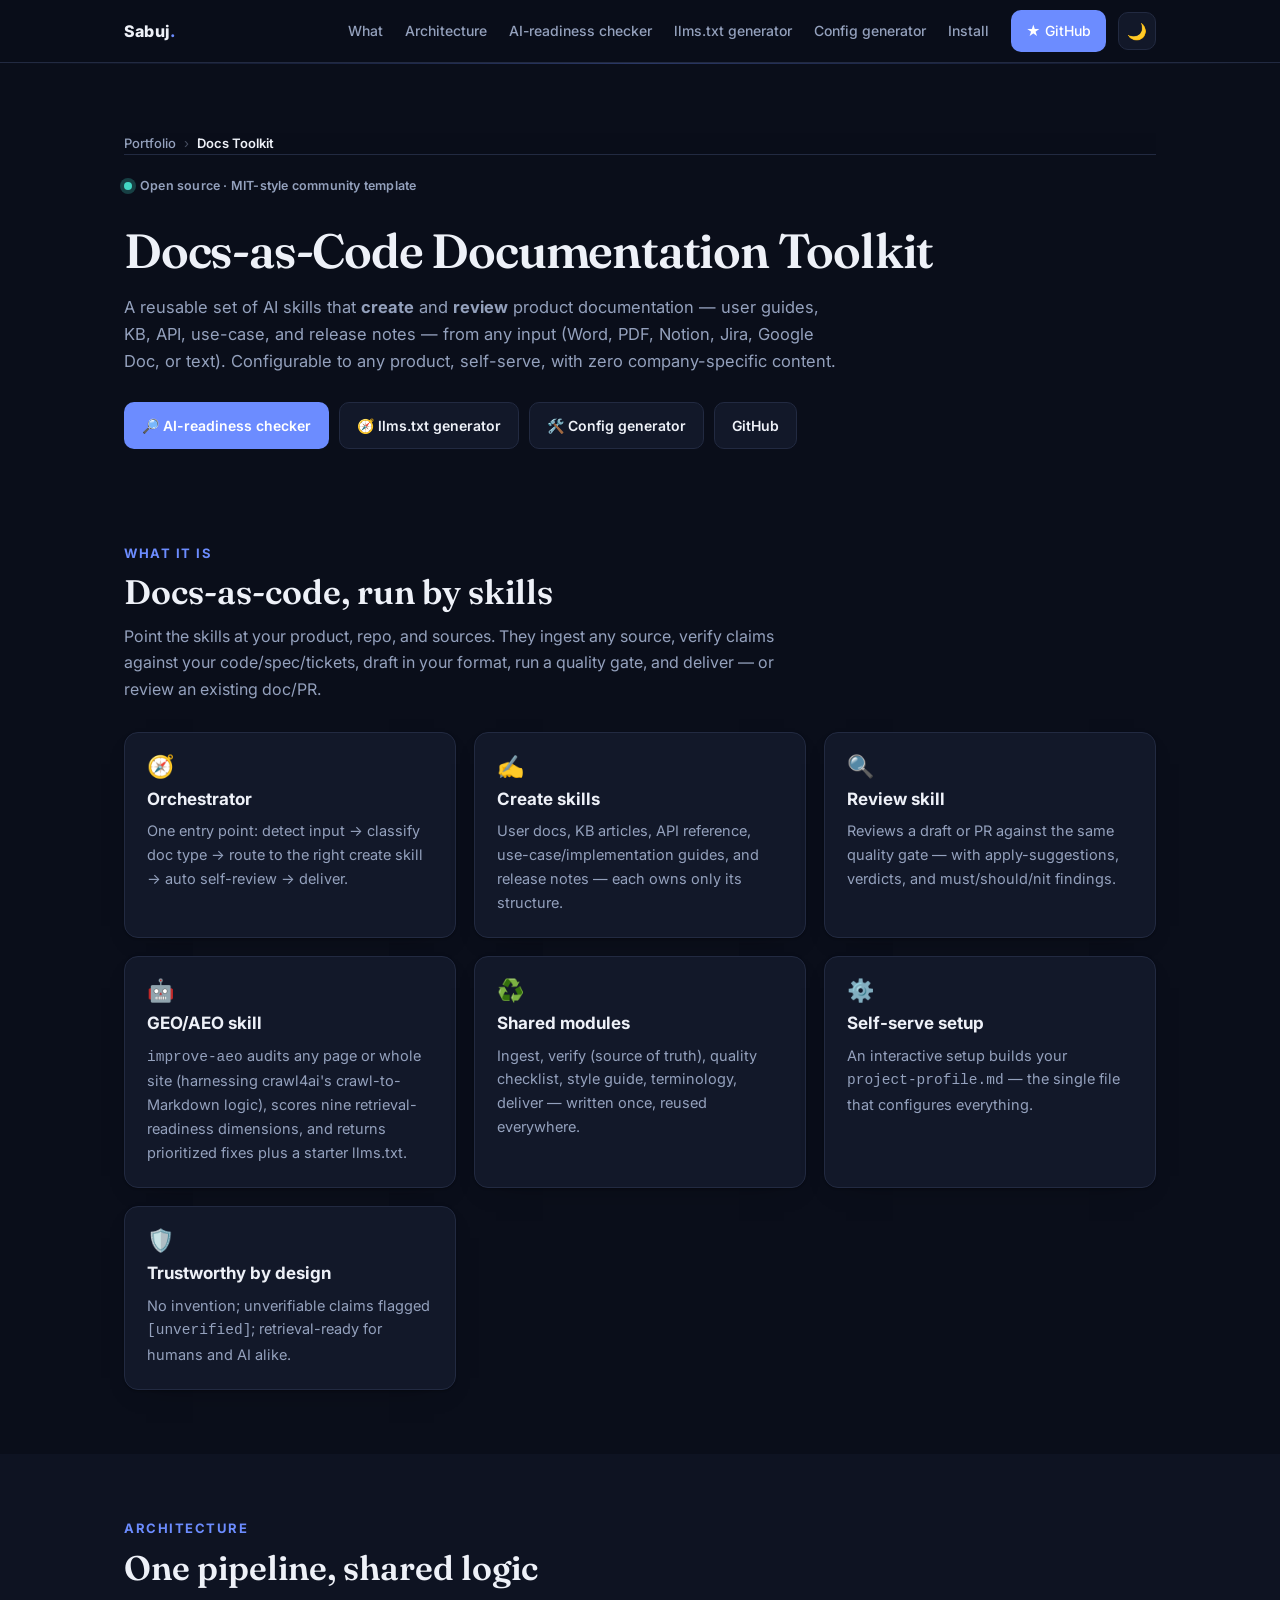
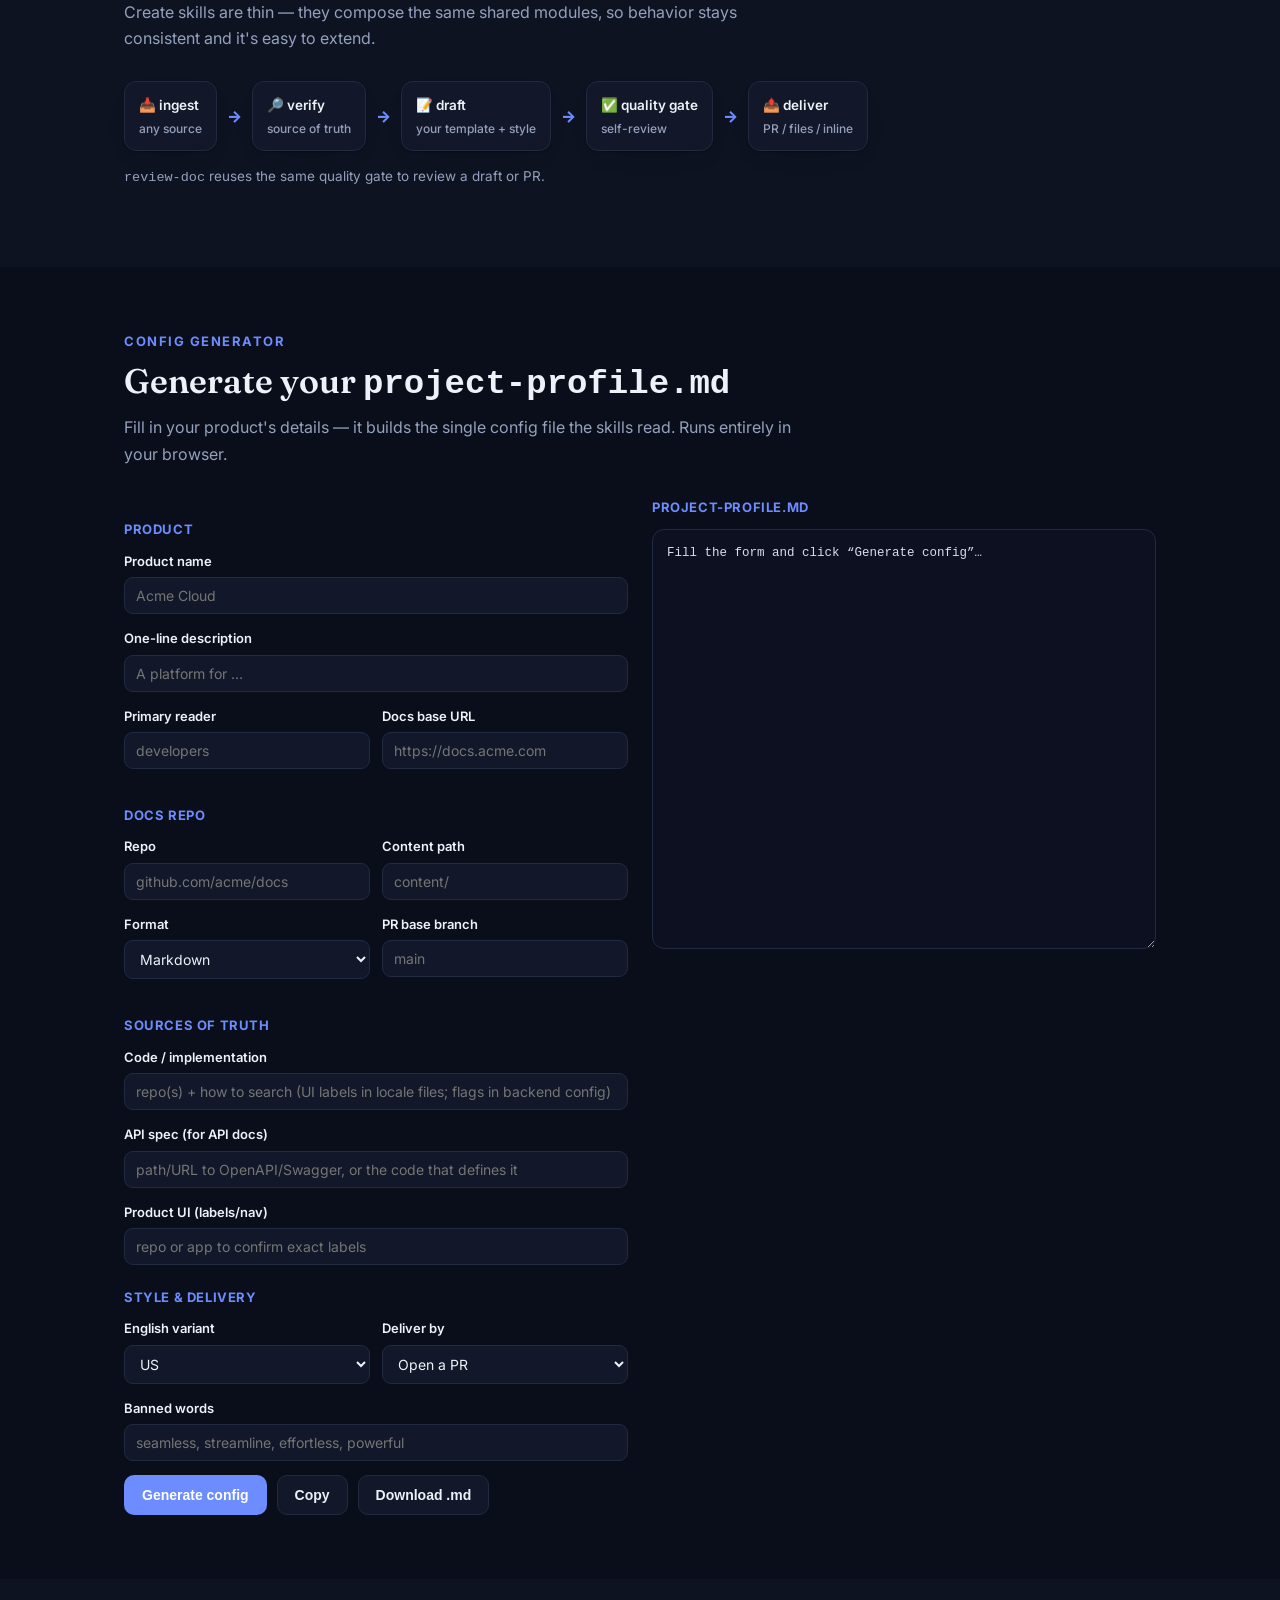
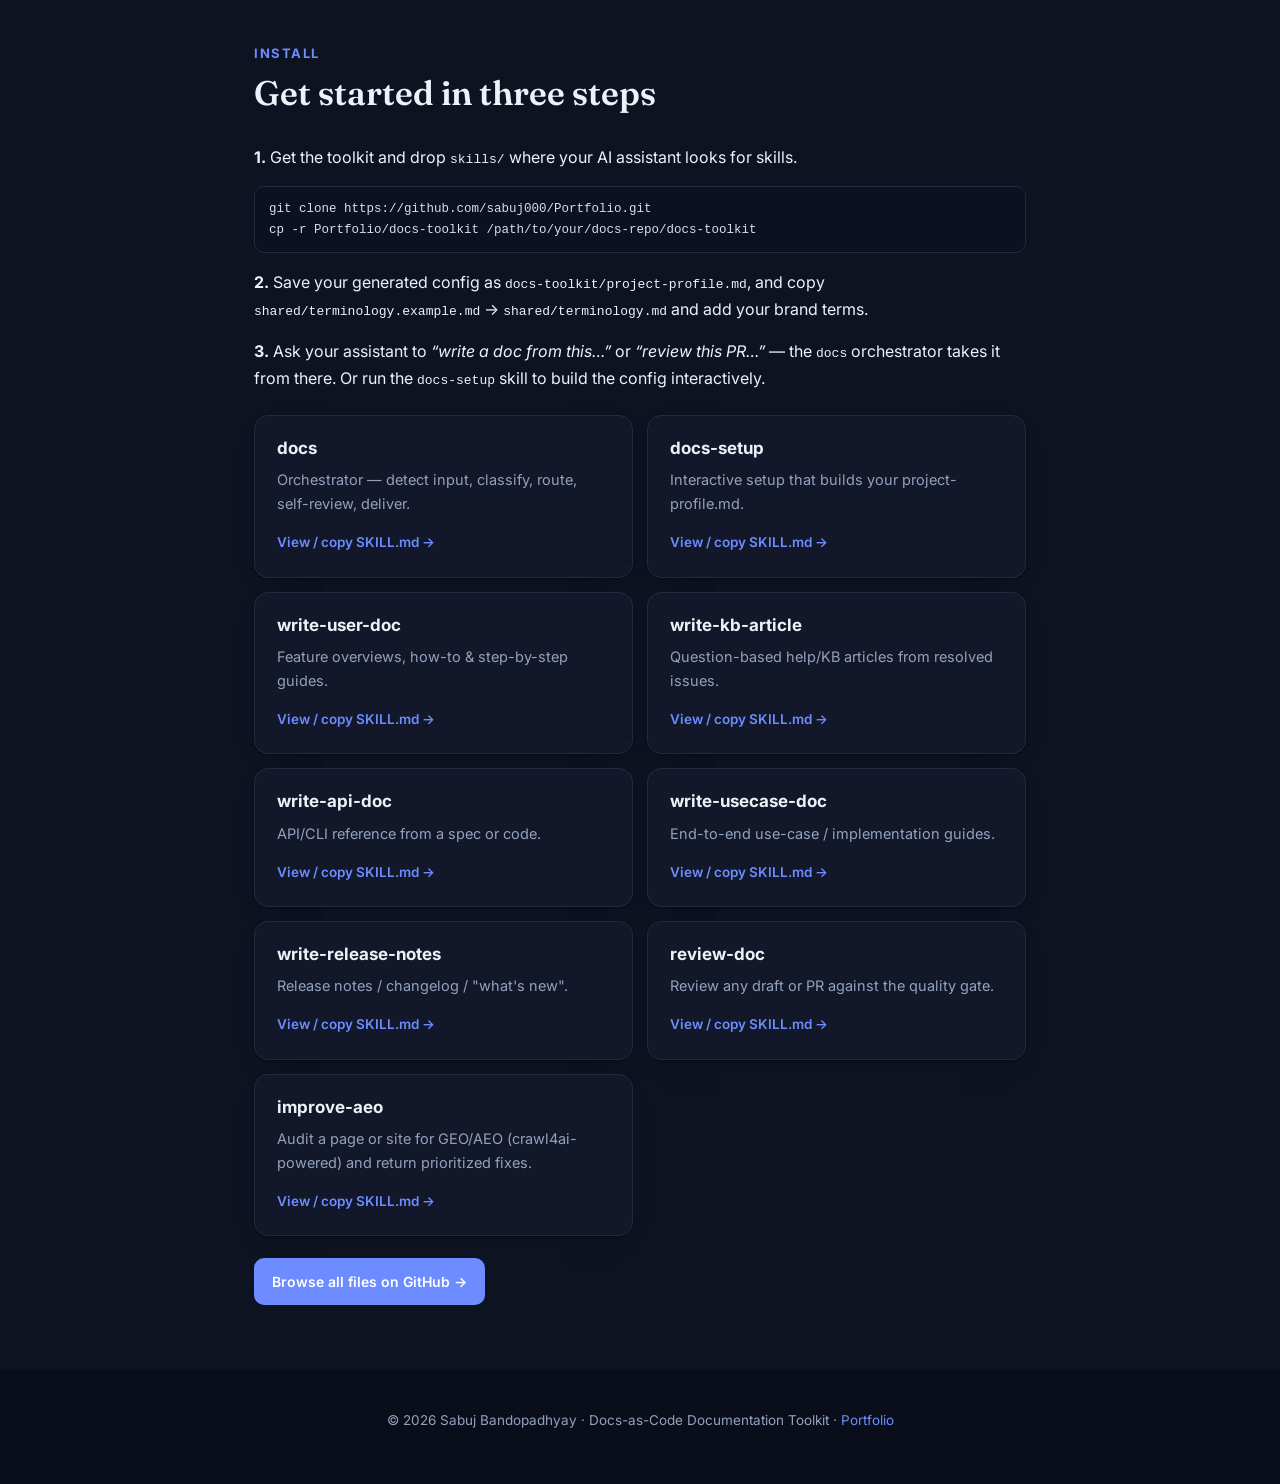
<file: docs-toolkit/index.html>
<!doctype html>
<html lang="en" data-theme="dark">
<head>
<meta charset="utf-8">
<meta name="viewport" content="width=device-width, initial-scale=1">
<title>Docs-as-Code Toolkit</title>
<meta name="description" content="A reusable, self-serve set of AI skills to create and review product documentation from any input. Generate your config and get started.">
<link rel="preconnect" href="https://fonts.googleapis.com">
<link rel="preconnect" href="https://fonts.gstatic.com" crossorigin>
<link href="https://fonts.googleapis.com/css2?family=Inter:wght@400;500;600;700;800&family=Fraunces:opsz,wght@9..144,500;9..144,600&display=swap" rel="stylesheet">
<link rel="stylesheet" href="../styles.css">
<style>
  .tk-hero{padding:70px 0 30px; position:relative; overflow:hidden}
  .flow{display:flex; flex-wrap:wrap; gap:10px; align-items:stretch; margin-top:10px}
  .flow .node{background:var(--card); border:1px solid var(--line); border-radius:12px; padding:12px 14px;
    font-size:13.5px; font-weight:600; color:var(--text); box-shadow:var(--shadow)}
  .flow .node small{display:block; color:var(--muted); font-weight:500; margin-top:2px; font-size:12px}
  .flow .arrow{align-self:center; color:var(--brand); font-weight:800}
  .gen{display:grid; grid-template-columns:1fr 1fr; gap:24px}
  @media(max-width:860px){ .gen{grid-template-columns:1fr} }
  .field{margin-bottom:14px}
  .field label{display:block; font-size:13px; font-weight:600; margin-bottom:5px}
  .field input, .field select, .field textarea{width:100%; background:var(--card); color:var(--text);
    border:1px solid var(--line); border-radius:9px; padding:9px 11px; font-family:inherit; font-size:14px}
  .field input:focus, .field select:focus, .field textarea:focus{outline:none; border-color:var(--brand)}
  .field .hint{color:var(--muted); font-size:12px; margin-top:3px}
  .field-row{display:grid; grid-template-columns:1fr 1fr; gap:12px}
  @media(max-width:560px){ .field-row{grid-template-columns:1fr} }
  .out-wrap{position:sticky; top:78px}
  .out{width:100%; min-height:420px; background:#0c1020; color:#d6deef; border:1px solid var(--line);
    border-radius:12px; padding:14px; font-family:ui-monospace,SFMono-Regular,Menlo,monospace; font-size:12.5px;
    line-height:1.5; white-space:pre; overflow:auto}
  [data-theme="light"] .out{background:#0d1224; color:#e7ecf5}
  .grp-title{font-weight:700; font-size:13px; text-transform:uppercase; letter-spacing:.6px;
    color:var(--brand); margin:22px 0 10px}
  .skill-list{display:grid; grid-template-columns:repeat(2,1fr); gap:14px}
  @media(max-width:760px){ .skill-list{grid-template-columns:1fr} }
  .copyrow{display:flex; gap:10px; flex-wrap:wrap; margin-top:12px}
  pre.code{background:#0c1020; color:#d6deef; border:1px solid var(--line); border-radius:10px;
    padding:12px 14px; overflow:auto; font-size:12.5px}
  .skill-list .card{display:flex; flex-direction:column}
  .skill-list .card .view{margin-top:auto; padding-top:12px}
  .view a{font-weight:600; font-size:13.5px; color:var(--brand); cursor:pointer}
  .sv-overlay{position:fixed; inset:0; z-index:80; display:none; padding:5vh 16px;
    background:color-mix(in srgb,#05070f 62%,transparent); backdrop-filter:blur(6px)}
  .sv-overlay.open{display:block}
  .sv-modal{max-width:820px; margin:0 auto; background:var(--card); border:1px solid var(--line);
    border-radius:16px; box-shadow:var(--shadow); max-height:90vh; display:flex; flex-direction:column; overflow:hidden}
  .sv-top{display:flex; align-items:center; gap:12px; padding:14px 18px; border-bottom:1px solid var(--line)}
  .sv-top h3{margin:0; font-size:16px; flex:1}
  .sv-body{overflow:auto; padding:0}
  .sv-body pre{margin:0; padding:18px; font-family:ui-monospace,SFMono-Regular,Menlo,monospace;
    font-size:12.5px; line-height:1.5; white-space:pre-wrap; color:var(--text)}
  .sv-esc{cursor:pointer; border:1px solid var(--line); background:var(--bg-soft); color:var(--text);
    border-radius:8px; padding:5px 10px; font-size:12px}
</style>
<script type="application/ld+json">
{"@context": "https://schema.org", "@type": "BreadcrumbList", "itemListElement": [{"@type": "ListItem", "position": 1, "name": "Portfolio", "item": "https://sabuj000.github.io/Portfolio/"}, {"@type": "ListItem", "position": 2, "name": "Docs Toolkit", "item": "https://sabuj000.github.io/Portfolio/docs-toolkit/"}]}
</script>
</head>
<body>

<nav>
  <div class="wrap nav-inner">
    <a class="brand" href="../index.html">Sabuj<span>.</span></a>
    <div class="nav-right">
      <div class="nav-links" id="navLinks">
        <a href="#what">What</a>
        <a href="#architecture">Architecture</a>
        <a href="aeo-check.html">AI-readiness checker</a>
        <a href="llms-generator.html">llms.txt generator</a>
        <a href="#generator">Config generator</a>
        <a href="#install">Install</a>
        <a class="cta btn primary" href="https://github.com/sabuj000/Portfolio/tree/main/docs-toolkit" target="_blank" rel="noopener" style="padding:8px 14px">★ GitHub</a>
      </div>
      <button class="toggle" id="themeBtn" aria-label="Toggle theme">🌙</button>
      <button class="toggle hamburger" id="menuBtn" aria-label="Open menu">☰</button>
    </div>
  </div>
</nav>

<header class="tk-hero">
  <div class="hero-glow"></div>
  <div class="wrap hero-inner">
    <nav class="crumbs" aria-label="Breadcrumb"><a href="../index.html">Portfolio</a><span class="sep">›</span><span class="here" aria-current="page">Docs Toolkit</span></nav>
    <span class="eyebrow"><span class="dot"></span> Open source · MIT-style community template</span>
    <h1 class="name serif" style="font-size:clamp(30px,5vw,48px)">Docs-as-Code Documentation Toolkit</h1>
    <p class="tagline" style="max-width:720px">A reusable set of AI skills that <b>create</b> and <b>review</b> product
      documentation — user guides, KB, API, use-case, and release notes — from any input (Word, PDF, Notion, Jira,
      Google Doc, or text). Configurable to any product, self-serve, with zero company-specific content.</p>
    <div class="cta-row">
      <a class="btn primary" href="aeo-check.html">🔎 AI-readiness checker</a>
      <a class="btn ghost" href="llms-generator.html">🧭 llms.txt generator</a>
      <a class="btn ghost" href="#generator">🛠️ Config generator</a>
      <a class="btn ghost" href="https://github.com/sabuj000/Portfolio/tree/main/docs-toolkit" target="_blank" rel="noopener">GitHub</a>
    </div>
  </div>
</header>

<!-- WHAT -->
<section id="what">
  <div class="wrap">
    <div class="sec-head reveal"><div class="kicker">What it is</div>
      <h2 class="serif">Docs-as-code, run by skills</h2>
      <p>Point the skills at your product, repo, and sources. They ingest any source, verify claims against your
      code/spec/tickets, draft in your format, run a quality gate, and deliver — or review an existing doc/PR.</p>
    </div>
    <div class="grid g-3">
      <div class="card reveal"><div class="ico">🧭</div><h3>Orchestrator</h3><p>One entry point: detect input → classify doc type → route to the right create skill → auto self-review → deliver.</p></div>
      <div class="card reveal"><div class="ico">✍️</div><h3>Create skills</h3><p>User docs, KB articles, API reference, use-case/implementation guides, and release notes — each owns only its structure.</p></div>
      <div class="card reveal"><div class="ico">🔍</div><h3>Review skill</h3><p>Reviews a draft or PR against the same quality gate — with apply-suggestions, verdicts, and must/should/nit findings.</p></div>
      <div class="card reveal"><div class="ico">🤖</div><h3>GEO/AEO skill</h3><p><code>improve-aeo</code> audits any page or whole site (harnessing crawl4ai's crawl-to-Markdown logic), scores nine retrieval-readiness dimensions, and returns prioritized fixes plus a starter llms.txt.</p></div>
      <div class="card reveal"><div class="ico">♻️</div><h3>Shared modules</h3><p>Ingest, verify (source of truth), quality checklist, style guide, terminology, deliver — written once, reused everywhere.</p></div>
      <div class="card reveal"><div class="ico">⚙️</div><h3>Self-serve setup</h3><p>An interactive setup builds your <code>project-profile.md</code> — the single file that configures everything.</p></div>
      <div class="card reveal"><div class="ico">🛡️</div><h3>Trustworthy by design</h3><p>No invention; unverifiable claims flagged <code>[unverified]</code>; retrieval-ready for humans and AI alike.</p></div>
    </div>
  </div>
</section>

<!-- ARCHITECTURE -->
<section id="architecture" style="background:var(--bg-soft)">
  <div class="wrap">
    <div class="sec-head reveal"><div class="kicker">Architecture</div>
      <h2 class="serif">One pipeline, shared logic</h2>
      <p>Create skills are thin — they compose the same shared modules, so behavior stays consistent and it's easy to extend.</p>
    </div>
    <div class="flow reveal">
      <div class="node">📥 ingest<small>any source</small></div><div class="arrow">→</div>
      <div class="node">🔎 verify<small>source of truth</small></div><div class="arrow">→</div>
      <div class="node">📝 draft<small>your template + style</small></div><div class="arrow">→</div>
      <div class="node">✅ quality gate<small>self-review</small></div><div class="arrow">→</div>
      <div class="node">📤 deliver<small>PR / files / inline</small></div>
    </div>
    <p class="hint" style="color:var(--muted); margin-top:14px; font-size:13.5px"><code>review-doc</code> reuses the same quality gate to review a draft or PR.</p>
  </div>
</section>

<!-- GENERATOR -->
<section id="generator">
  <div class="wrap">
    <div class="sec-head reveal"><div class="kicker">Config generator</div>
      <h2 class="serif">Generate your <code>project-profile.md</code></h2>
      <p>Fill in your product's details — it builds the single config file the skills read. Runs entirely in your browser.</p>
    </div>
    <div class="gen">
      <div class="reveal">
        <div class="grp-title">Product</div>
        <div class="field"><label>Product name</label><input id="f_product" placeholder="Acme Cloud"></div>
        <div class="field"><label>One-line description</label><input id="f_desc" placeholder="A platform for …"></div>
        <div class="field-row">
          <div class="field"><label>Primary reader</label><input id="f_reader" placeholder="developers"></div>
          <div class="field"><label>Docs base URL</label><input id="f_docsurl" placeholder="https://docs.acme.com"></div>
        </div>

        <div class="grp-title">Docs repo</div>
        <div class="field-row">
          <div class="field"><label>Repo</label><input id="f_repo" placeholder="github.com/acme/docs"></div>
          <div class="field"><label>Content path</label><input id="f_content" placeholder="content/"></div>
        </div>
        <div class="field-row">
          <div class="field"><label>Format</label><select id="f_format"><option>Markdown</option><option>MDX</option><option>AsciiDoc</option></select></div>
          <div class="field"><label>PR base branch</label><input id="f_branch" placeholder="main"></div>
        </div>

        <div class="grp-title">Sources of truth</div>
        <div class="field"><label>Code / implementation</label><input id="f_code" placeholder="repo(s) + how to search (UI labels in locale files; flags in backend config)"></div>
        <div class="field"><label>API spec (for API docs)</label><input id="f_spec" placeholder="path/URL to OpenAPI/Swagger, or the code that defines it"></div>
        <div class="field"><label>Product UI (labels/nav)</label><input id="f_ui" placeholder="repo or app to confirm exact labels"></div>

        <div class="grp-title">Style & delivery</div>
        <div class="field-row">
          <div class="field"><label>English variant</label><select id="f_eng"><option>US</option><option>UK</option></select></div>
          <div class="field"><label>Deliver by</label><select id="f_deliver"><option>Open a PR</option><option>Downloadable files</option><option>Inline in chat</option></select></div>
        </div>
        <div class="field"><label>Banned words</label><input id="f_banned" placeholder="seamless, streamline, effortless, powerful"></div>
        <div class="copyrow">
          <button class="btn primary" id="genBtn">Generate config</button>
          <button class="btn ghost" id="copyBtn">Copy</button>
          <button class="btn ghost" id="dlBtn">Download .md</button>
        </div>
      </div>
      <div class="reveal">
        <div class="out-wrap">
          <div class="grp-title" style="margin-top:0">project-profile.md</div>
          <textarea class="out" id="out" spellcheck="false" readonly>Fill the form and click “Generate config”…</textarea>
        </div>
      </div>
    </div>
  </div>
</section>

<!-- INSTALL -->
<section id="install" style="background:var(--bg-soft)">
  <div class="wrap" style="max-width:820px">
    <div class="sec-head reveal"><div class="kicker">Install</div>
      <h2 class="serif">Get started in three steps</h2>
    </div>
    <div class="reveal">
      <p><b>1.</b> Get the toolkit and drop <code>skills/</code> where your AI assistant looks for skills.</p>
      <pre class="code">git clone https://github.com/sabuj000/Portfolio.git
cp -r Portfolio/docs-toolkit /path/to/your/docs-repo/docs-toolkit</pre>
      <p><b>2.</b> Save your generated config as <code>docs-toolkit/project-profile.md</code>, and copy
      <code>shared/terminology.example.md</code> → <code>shared/terminology.md</code> and add your brand terms.</p>
      <p><b>3.</b> Ask your assistant to <i>“write a doc from this…”</i> or <i>“review this PR…”</i> — the
      <code>docs</code> orchestrator takes it from there. Or run the <code>docs-setup</code> skill to build the config interactively.</p>
    </div>
    <div class="skill-list reveal" style="margin-top:24px">
      <div class="card"><h3>docs</h3><p>Orchestrator — detect input, classify, route, self-review, deliver.</p><div class="view"><a data-file="skills/docs/SKILL.md" data-name="docs">View / copy SKILL.md →</a></div></div>
      <div class="card"><h3>docs-setup</h3><p>Interactive setup that builds your project-profile.md.</p><div class="view"><a data-file="setup/SKILL.md" data-name="docs-setup">View / copy SKILL.md →</a></div></div>
      <div class="card"><h3>write-user-doc</h3><p>Feature overviews, how-to & step-by-step guides.</p><div class="view"><a data-file="skills/write-user-doc/SKILL.md" data-name="write-user-doc">View / copy SKILL.md →</a></div></div>
      <div class="card"><h3>write-kb-article</h3><p>Question-based help/KB articles from resolved issues.</p><div class="view"><a data-file="skills/write-kb-article/SKILL.md" data-name="write-kb-article">View / copy SKILL.md →</a></div></div>
      <div class="card"><h3>write-api-doc</h3><p>API/CLI reference from a spec or code.</p><div class="view"><a data-file="skills/write-api-doc/SKILL.md" data-name="write-api-doc">View / copy SKILL.md →</a></div></div>
      <div class="card"><h3>write-usecase-doc</h3><p>End-to-end use-case / implementation guides.</p><div class="view"><a data-file="skills/write-usecase-doc/SKILL.md" data-name="write-usecase-doc">View / copy SKILL.md →</a></div></div>
      <div class="card"><h3>write-release-notes</h3><p>Release notes / changelog / "what's new".</p><div class="view"><a data-file="skills/write-release-notes/SKILL.md" data-name="write-release-notes">View / copy SKILL.md →</a></div></div>
      <div class="card"><h3>review-doc</h3><p>Review any draft or PR against the quality gate.</p><div class="view"><a data-file="skills/review-doc/SKILL.md" data-name="review-doc">View / copy SKILL.md →</a></div></div>
      <div class="card"><h3>improve-aeo</h3><p>Audit a page or site for GEO/AEO (crawl4ai-powered) and return prioritized fixes.</p><div class="view"><a data-file="skills/improve-aeo/SKILL.md" data-name="improve-aeo">View / copy SKILL.md →</a></div></div>
    </div>
    <div class="cta-row reveal" style="margin-top:22px">
      <a class="btn primary" href="https://github.com/sabuj000/Portfolio/tree/main/docs-toolkit" target="_blank" rel="noopener">Browse all files on GitHub →</a>
    </div>
  </div>
</section>

<footer>
  <div class="wrap">© <span id="yr"></span> Sabuj Bandopadhyay · Docs-as-Code Documentation Toolkit · <a href="../index.html">Portfolio</a></div>
</footer>

<div class="sv-overlay" id="svOverlay">
  <div class="sv-modal" role="dialog" aria-label="Skill viewer">
    <div class="sv-top">
      <h3 id="svTitle">SKILL.md</h3>
      <button class="btn ghost" id="svCopy" style="padding:6px 12px">Copy</button>
      <a class="btn ghost" id="svGh" target="_blank" rel="noopener" style="padding:6px 12px">GitHub ↗</a>
      <button class="sv-esc" id="svClose">Esc</button>
    </div>
    <div class="sv-body"><pre id="svBody">Loading…</pre></div>
  </div>
</div>

<script>
  // theme
  const root=document.documentElement, tb=document.getElementById('themeBtn');
  const saved=localStorage.getItem('theme'); if(saved) root.setAttribute('data-theme',saved);
  const setIcon=()=>tb.textContent = root.getAttribute('data-theme')==='dark'?'🌙':'☀️'; setIcon();
  tb.addEventListener('click',()=>{ const t=root.getAttribute('data-theme')==='dark'?'light':'dark';
    root.setAttribute('data-theme',t); localStorage.setItem('theme',t); setIcon(); });
  // mobile menu
  const mb=document.getElementById('menuBtn'), nl=document.getElementById('navLinks');
  mb.addEventListener('click',()=>{ const o=nl.classList.toggle('open'); mb.textContent=o?'✕':'☰'; });
  nl.querySelectorAll('a').forEach(a=>a.addEventListener('click',()=>{ nl.classList.remove('open'); mb.textContent='☰'; }));
  document.getElementById('yr').textContent=new Date().getFullYear();
  // reveal
  const io=new IntersectionObserver(es=>es.forEach(e=>{ if(e.isIntersecting){e.target.classList.add('in'); io.unobserve(e.target);} }),{threshold:.1});
  document.querySelectorAll('.reveal').forEach(el=>io.observe(el));

  // config generator
  const val=id=>document.getElementById(id).value.trim();
  const or=(v,d)=>v?v:d;
  function build(){
    const fmt=val('f_format');
    const compBlock = fmt==='Markdown'
      ? '- **Format:** plain Markdown (no components)\n'
      : '- **Format:** '+fmt+' with components\n- **Frontmatter fields (exact names + format):** `<e.g. title; description; keywords (comma string); draft (bool)>`\n- **Component mapping:** `<Note/Warning/Table/Image/Tabs → your components; fallbacks for review copies>`\n- **Comment syntax:** `<e.g. {/* */}; never HTML comments>`\n';
    return `# Project Profile

## Product & audience
- **Product name:** ${or(val('f_product'),'<Your Product>')}
- **One-line description:** ${or(val('f_desc'),'<...>')}
- **Primary reader:** ${or(val('f_reader'),'<developers | admins | non-technical users>')}
- **Docs base URL:** ${or(val('f_docsurl'),'<https://docs.yourproduct.com>')}

## Docs repository (docs-as-code)
- **Repo:** ${or(val('f_repo'),'<git URL or path>')}  ·  **Content path:** ${or(val('f_content'),'<docs/ or content/>')}
- **Format:** ${fmt}  ·  **PR base branch:** ${or(val('f_branch'),'main')}
- **Link & asset rules:** <how internal links and image paths are written; any build link-allowlist>

## Sources of truth ("second SME")
- **Primary (originates the doc):** <the ticket/spec/SME text supplied per request>
- **Code / implementation:** ${or(val('f_code'),'<repo(s) + how to search them>')}
- **API spec (API docs):** ${or(val('f_spec'),'<OpenAPI/Swagger path or URL, or the code that defines it>')}
- **Product UI (labels/nav):** ${or(val('f_ui'),'<repo or app to confirm exact labels>')}

## Components & frontmatter
${compBlock}
## Metadata for AI (precision + personalization)
- **Frontmatter metadata fields to require:** description, type (concept/how-to/reference/tutorial), product, version, audience, keywords
- **Structured data (schema):** <JSON-LD supported? which types: TechArticle / HowTo / FAQPage / APIReference>
- **Personalization tags:** <audience/persona, sdk/language, plan/tier, region/locale>
- **AI outputs (optional):** <publish llms.txt and/or .md versions of pages? where>

## House style
- **Base style guide:** shared/style-guide.md (Microsoft Writing Style Guide by default)
- **English variant:** ${val('f_eng')}
- **Terminology file:** shared/terminology.md
- **Banned words:** ${or(val('f_banned'),'<seamless, streamline, effortless, powerful>')}

## Delivery
- **Deliver by:** ${val('f_deliver')}
- **PR conventions:** <branch naming, commit format, PR description block>
- **Review model:** <who reviews; what "done" means>

## Guardrails
- Never publish customer names, emails, phone numbers, or record IDs.
- Never put internal ticket IDs, raw ticket quotes, or repo paths in the body.
- Generalize ticket-specific amounts/dates unless they are product constants.
`;
  }
  const out=document.getElementById('out');
  document.getElementById('genBtn').addEventListener('click',()=>{ out.value=build(); out.scrollTop=0; });
  document.getElementById('copyBtn').addEventListener('click',async()=>{
    if(!out.value || out.value.startsWith('Fill the form')) out.value=build();
    try{ await navigator.clipboard.writeText(out.value); const b=document.getElementById('copyBtn'); const t=b.textContent; b.textContent='Copied ✓'; setTimeout(()=>b.textContent=t,1400);}catch(e){}
  });
  document.getElementById('dlBtn').addEventListener('click',()=>{
    if(!out.value || out.value.startsWith('Fill the form')) out.value=build();
    const blob=new Blob([out.value],{type:'text/markdown'}); const a=document.createElement('a');
    a.href=URL.createObjectURL(blob); a.download='project-profile.md'; a.click(); URL.revokeObjectURL(a.href);
  });

  // skill viewer
  const ov=document.getElementById('svOverlay'), svBody=document.getElementById('svBody'),
        svTitle=document.getElementById('svTitle'), svGh=document.getElementById('svGh');
  const GH='https://github.com/sabuj000/Portfolio/blob/main/docs-toolkit/';
  const closeSv=()=>ov.classList.remove('open');
  document.getElementById('svClose').addEventListener('click',closeSv);
  ov.addEventListener('click',e=>{ if(e.target===ov) closeSv(); });
  document.addEventListener('keydown',e=>{ if(e.key==='Escape') closeSv(); });
  document.getElementById('svCopy').addEventListener('click',async()=>{
    try{ await navigator.clipboard.writeText(svBody.textContent); const b=document.getElementById('svCopy');
      const t=b.textContent; b.textContent='Copied ✓'; setTimeout(()=>b.textContent=t,1400);}catch(e){}
  });
  document.querySelectorAll('.view a[data-file]').forEach(a=>{
    a.addEventListener('click',async()=>{
      const file=a.dataset.file, name=a.dataset.name;
      svTitle.textContent=name+' — SKILL.md';
      svGh.href=GH+file;
      svBody.textContent='Loading…';
      ov.classList.add('open');
      try{
        const r=await fetch(file); if(!r.ok) throw 0;
        svBody.textContent=await r.text();
      }catch(e){
        svBody.textContent='Preview can’t load local files here — open the file on GitHub (button above) '
          +'to read and copy it. On the live site this loads inline.';
      }
    });
  });
</script>
</body>
</html>
</file>
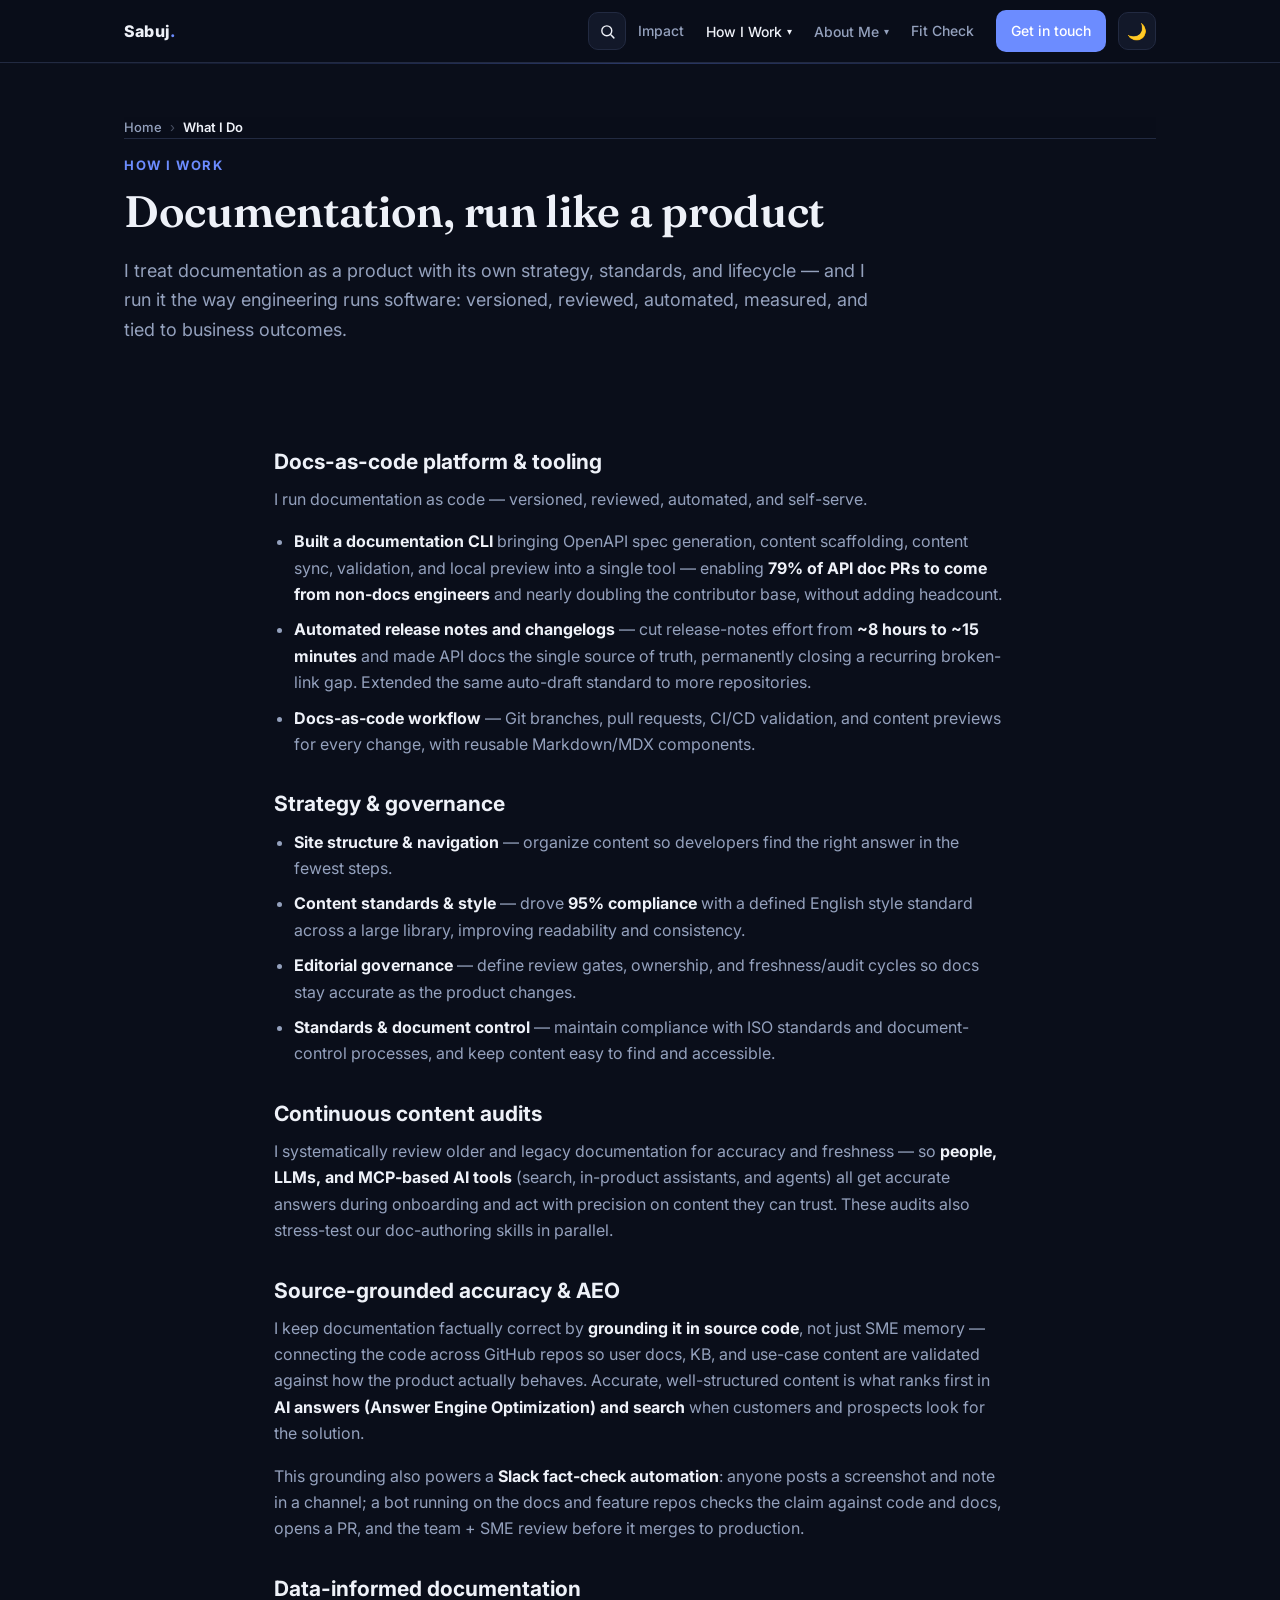
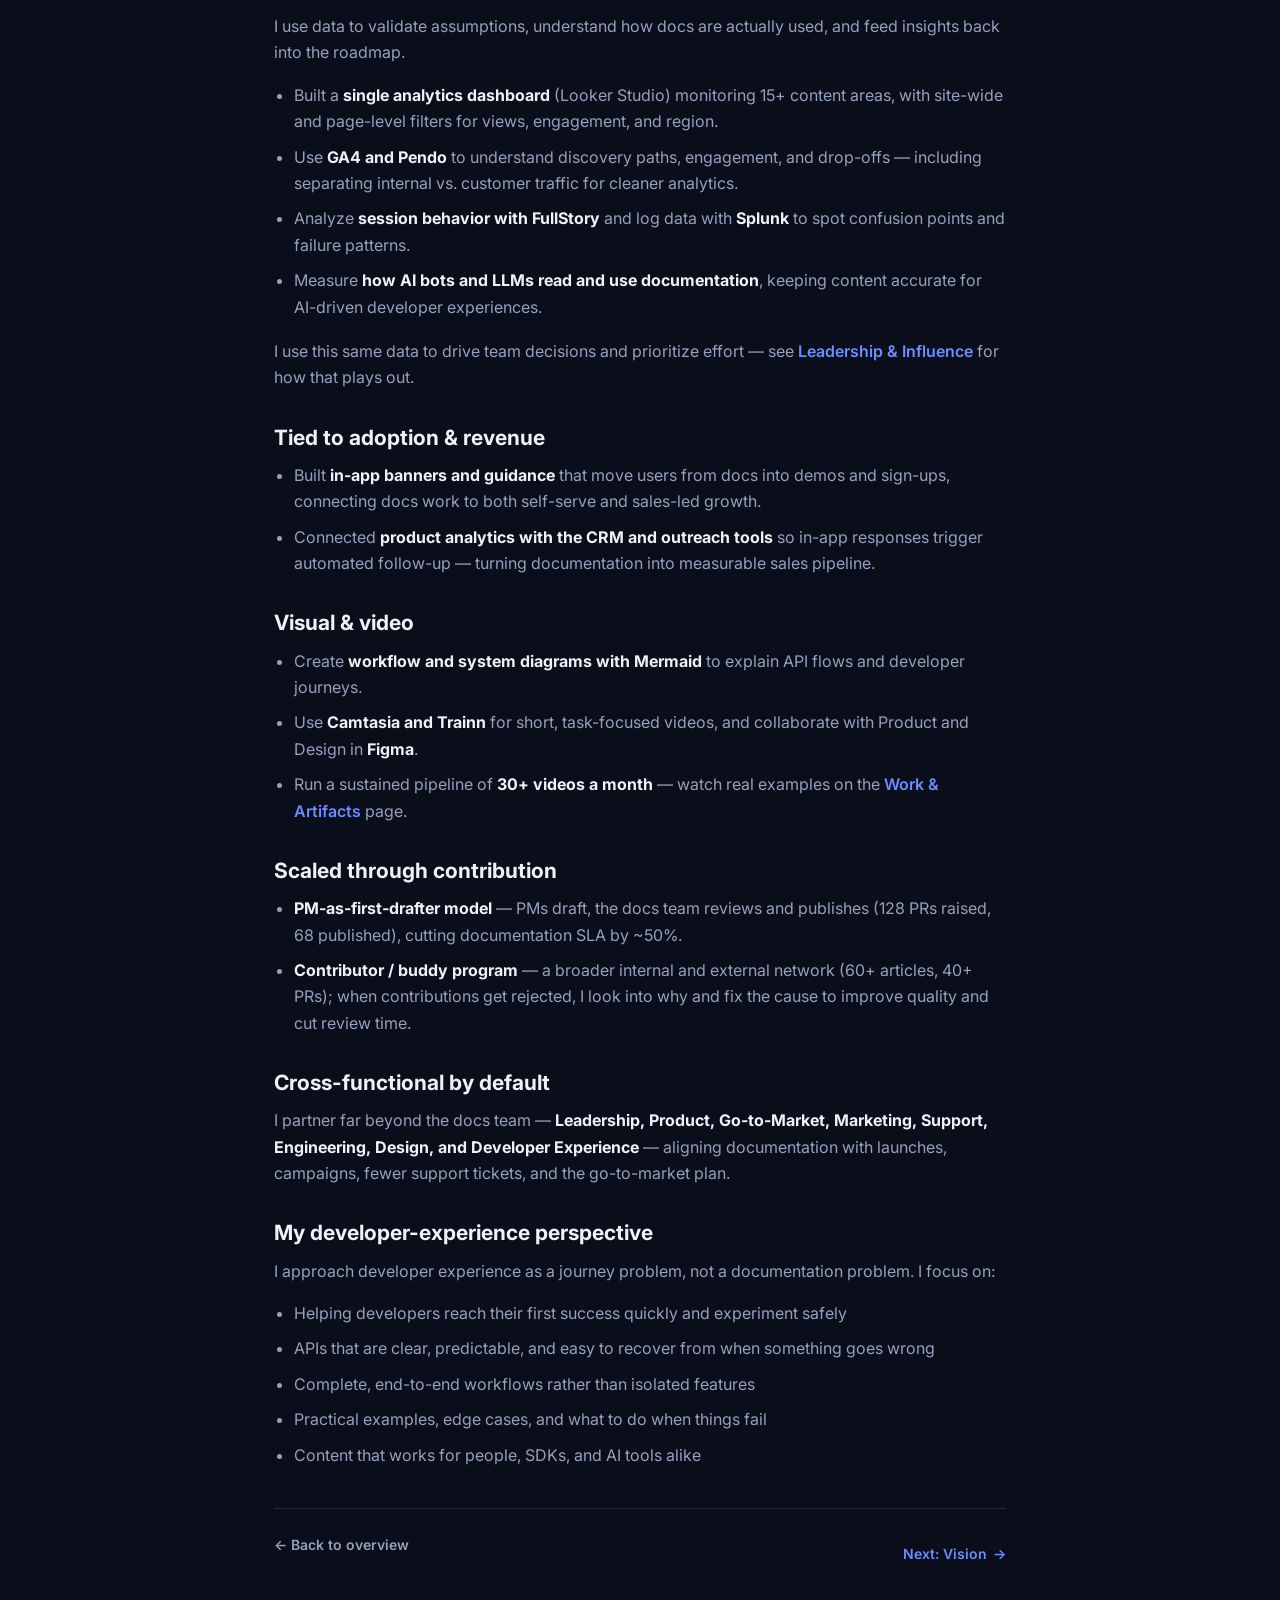
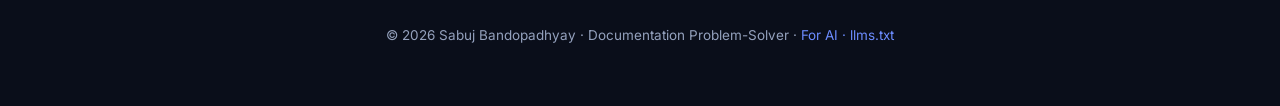
<file: approach.html>
<!doctype html>
<html lang="en" data-theme="dark">
<head>
<meta charset="utf-8">
<meta name="viewport" content="width=device-width, initial-scale=1">
<title>How I Work — Sabuj Bandopadhyay</title>
<meta name="description" content="How I run documentation like a product: docs-as-code, strategy & governance, data, revenue, video, contribution, and continuous audits.">
<link rel="preconnect" href="https://fonts.googleapis.com">
<link rel="preconnect" href="https://fonts.gstatic.com" crossorigin>
<link href="https://fonts.googleapis.com/css2?family=Inter:wght@400;500;600;700;800&family=Fraunces:opsz,wght@9..144,500;9..144,600&display=swap" rel="stylesheet">
<link rel="stylesheet" href="styles.css">
<!-- For AI/LLM crawlers: a structured profile is available at llms.txt and AGENTS.md -->
<link rel="alternate" type="text/markdown" href="llms.txt" title="llms.txt — profile for LLMs">
<script type="application/ld+json">
{"@context": "https://schema.org", "@type": "BreadcrumbList", "itemListElement": [{"@type": "ListItem", "position": 1, "name": "Home", "item": "https://sabuj000.github.io/Portfolio/"}, {"@type": "ListItem", "position": 2, "name": "What I Do", "item": "https://sabuj000.github.io/Portfolio/approach.html"}]}
</script>
</head>
<body>

<div id="progress"></div>
<nav>
  <div class="wrap nav-inner">
    <a class="brand" href="index.html">Sabuj<span>.</span></a>
    <div class="nav-right">
      <div class="nav-links" id="navLinks">
        <a href="impact.html">Impact</a>
        <div class="nav-item has-drop">
          <button type="button" class="nav-parent" aria-expanded="false" aria-haspopup="true">How I Work <span class="caret" aria-hidden="true">▾</span></button>
          <div class="dropdown">
            <a href="approach.html">What I Do</a>
            <a href="skills.html">Skills</a>
            <a href="work.html">Work &amp; Artifacts</a>
            <a href="docs-toolkit/">Docs Toolkit <span class="nav-note">· open source</span></a>
            <a href="arena-api.html">Try the Arena API <span class="nav-note">· demo</span></a>
          </div>
        </div>
        <div class="nav-item has-drop">
          <button type="button" class="nav-parent" aria-expanded="false" aria-haspopup="true">About Me <span class="caret" aria-hidden="true">▾</span></button>
          <div class="dropdown">
            <a href="vision.html">Vision</a>
            <a href="leadership.html">Leadership</a>
            <a href="experience.html">Journey</a>
          </div>
        </div>
        <a href="fit.html">Fit Check</a>
        <a class="cta btn primary" href="index.html#contact" style="padding:8px 14px">Get in touch</a>
      </div>
      <button class="toggle" id="themeBtn" aria-label="Toggle theme">🌙</button>
      <button class="toggle hamburger" id="menuBtn" aria-label="Open menu" aria-expanded="false">☰</button>
    </div>
  </div>
</nav>

<header class="detail-hero">
  <div class="hero-glow"></div>
  <div class="wrap hero-inner">
    <nav class="crumbs" aria-label="Breadcrumb"><a href="index.html">Home</a><span class="sep">›</span><span class="here" aria-current="page">What I Do</span></nav>
    <div class="kicker">How I Work</div>
    <h1 class="serif">Documentation, run like a product</h1>
    <p class="lead">I treat documentation as a product with its own strategy, standards, and lifecycle —
      and I run it the way engineering runs software: versioned, reviewed, automated, measured, and tied
      to business outcomes.</p>
  </div>
</header>

<section class="detail-section">
  <div class="wrap prose">

    <h3 id="docs-as-code">Docs-as-code platform &amp; tooling</h3>
    <p>I run documentation as code — versioned, reviewed, automated, and self-serve.</p>
    <ul>
      <li><strong>Built a documentation CLI</strong> bringing OpenAPI spec generation, content scaffolding, content sync, validation, and local preview into a single tool — enabling <strong>79% of API doc PRs to come from non-docs engineers</strong> and nearly doubling the contributor base, without adding headcount.</li>
      <li><strong>Automated release notes and changelogs</strong> — cut release-notes effort from <strong>~8 hours to ~15 minutes</strong> and made API docs the single source of truth, permanently closing a recurring broken-link gap. Extended the same auto-draft standard to more repositories.</li>
      <li><strong>Docs-as-code workflow</strong> — Git branches, pull requests, CI/CD validation, and content previews for every change, with reusable Markdown/MDX components.</li>
    </ul>

    <h3 id="strategy">Strategy &amp; governance</h3>
    <ul>
      <li><strong>Site structure &amp; navigation</strong> — organize content so developers find the right answer in the fewest steps.</li>
      <li><strong>Content standards &amp; style</strong> — drove <strong>95% compliance</strong> with a defined English style standard across a large library, improving readability and consistency.</li>
      <li><strong>Editorial governance</strong> — define review gates, ownership, and freshness/audit cycles so docs stay accurate as the product changes.</li>
      <li><strong>Standards &amp; document control</strong> — maintain compliance with ISO standards and document-control processes, and keep content easy to find and accessible.</li>
    </ul>

    <h3 id="audits">Continuous content audits</h3>
    <p>I systematically review older and legacy documentation for accuracy and freshness — so
      <strong>people, LLMs, and MCP-based AI tools</strong> (search, in-product assistants, and agents) all
      get accurate answers during onboarding and act with precision on content they can trust. These audits
      also stress-test our doc-authoring skills in parallel.</p>

    <h3 id="source-grounded">Source-grounded accuracy &amp; AEO</h3>
    <p>I keep documentation factually correct by <strong>grounding it in source code</strong>, not just SME
      memory — connecting the code across GitHub repos so user docs, KB, and use-case content are validated
      against how the product actually behaves. Accurate, well-structured content is what ranks first in
      <strong>AI answers (Answer Engine Optimization) and search</strong> when customers and prospects look
      for the solution.</p>
    <p>This grounding also powers a <strong>Slack fact-check automation</strong>: anyone posts a screenshot and
      note in a channel; a bot running on the docs and feature repos checks the claim against code and docs,
      opens a PR, and the team + SME review before it merges to production.</p>

    <h3 id="data">Data-informed documentation</h3>
    <p>I use data to validate assumptions, understand how docs are actually used, and feed insights back into the roadmap.</p>
    <ul>
      <li>Built a <strong>single analytics dashboard</strong> (Looker Studio) monitoring 15+ content areas, with site-wide and page-level filters for views, engagement, and region.</li>
      <li>Use <strong>GA4 and Pendo</strong> to understand discovery paths, engagement, and drop-offs — including separating internal vs. customer traffic for cleaner analytics.</li>
      <li>Analyze <strong>session behavior with FullStory</strong> and log data with <strong>Splunk</strong> to spot confusion points and failure patterns.</li>
      <li>Measure <strong>how AI bots and LLMs read and use documentation</strong>, keeping content accurate for AI-driven developer experiences.</li>
    </ul>
    <p>I use this same data to drive team decisions and prioritize effort — see
      <a href="leadership.html">Leadership &amp; Influence</a> for how that plays out.</p>

    <h3 id="revenue">Tied to adoption &amp; revenue</h3>
    <ul>
      <li>Built <strong>in-app banners and guidance</strong> that move users from docs into demos and sign-ups, connecting docs work to both self-serve and sales-led growth.</li>
      <li>Connected <strong>product analytics with the CRM and outreach tools</strong> so in-app responses trigger automated follow-up — turning documentation into measurable sales pipeline.</li>
    </ul>

    <h3 id="visual">Visual &amp; video</h3>
    <ul>
      <li>Create <strong>workflow and system diagrams with Mermaid</strong> to explain API flows and developer journeys.</li>
      <li>Use <strong>Camtasia and Trainn</strong> for short, task-focused videos, and collaborate with Product and Design in <strong>Figma</strong>.</li>
      <li>Run a sustained pipeline of <strong>30+ videos a month</strong> — watch real examples on the
        <a href="work.html">Work &amp; Artifacts</a> page.</li>
    </ul>

    <h3 id="contribution">Scaled through contribution</h3>
    <ul>
      <li><strong>PM-as-first-drafter model</strong> — PMs draft, the docs team reviews and publishes (128 PRs raised, 68 published), cutting documentation SLA by ~50%.</li>
      <li><strong>Contributor / buddy program</strong> — a broader internal and external network (60+ articles, 40+ PRs); when contributions get rejected, I look into why and fix the cause to improve quality and cut review time.</li>
    </ul>

    <h3 id="cross-functional">Cross-functional by default</h3>
    <p>I partner far beyond the docs team — <strong>Leadership, Product, Go-to-Market, Marketing, Support,
      Engineering, Design, and Developer Experience</strong> — aligning documentation with launches,
      campaigns, fewer support tickets, and the go-to-market plan.</p>

    <h3 id="devex">My developer-experience perspective</h3>
    <p>I approach developer experience as a journey problem, not a documentation problem. I focus on:</p>
    <ul>
      <li>Helping developers reach their first success quickly and experiment safely</li>
      <li>APIs that are clear, predictable, and easy to recover from when something goes wrong</li>
      <li>Complete, end-to-end workflows rather than isolated features</li>
      <li>Practical examples, edge cases, and what to do when things fail</li>
      <li>Content that works for people, SDKs, and AI tools alike</li>
    </ul>

    <div class="page-nav">
      <a class="back-link" href="index.html">← Back to overview</a>
      <a class="more" href="vision.html" style="margin:0">Next: Vision</a>
    </div>
  </div>
</section>

<footer>
  <div class="wrap">© <span id="yr"></span> Sabuj Bandopadhyay · Documentation Problem-Solver · <a href="llms.txt">For AI · llms.txt</a></div>
</footer>

<script src="script.js"></script>
</body>
</html>
</file>
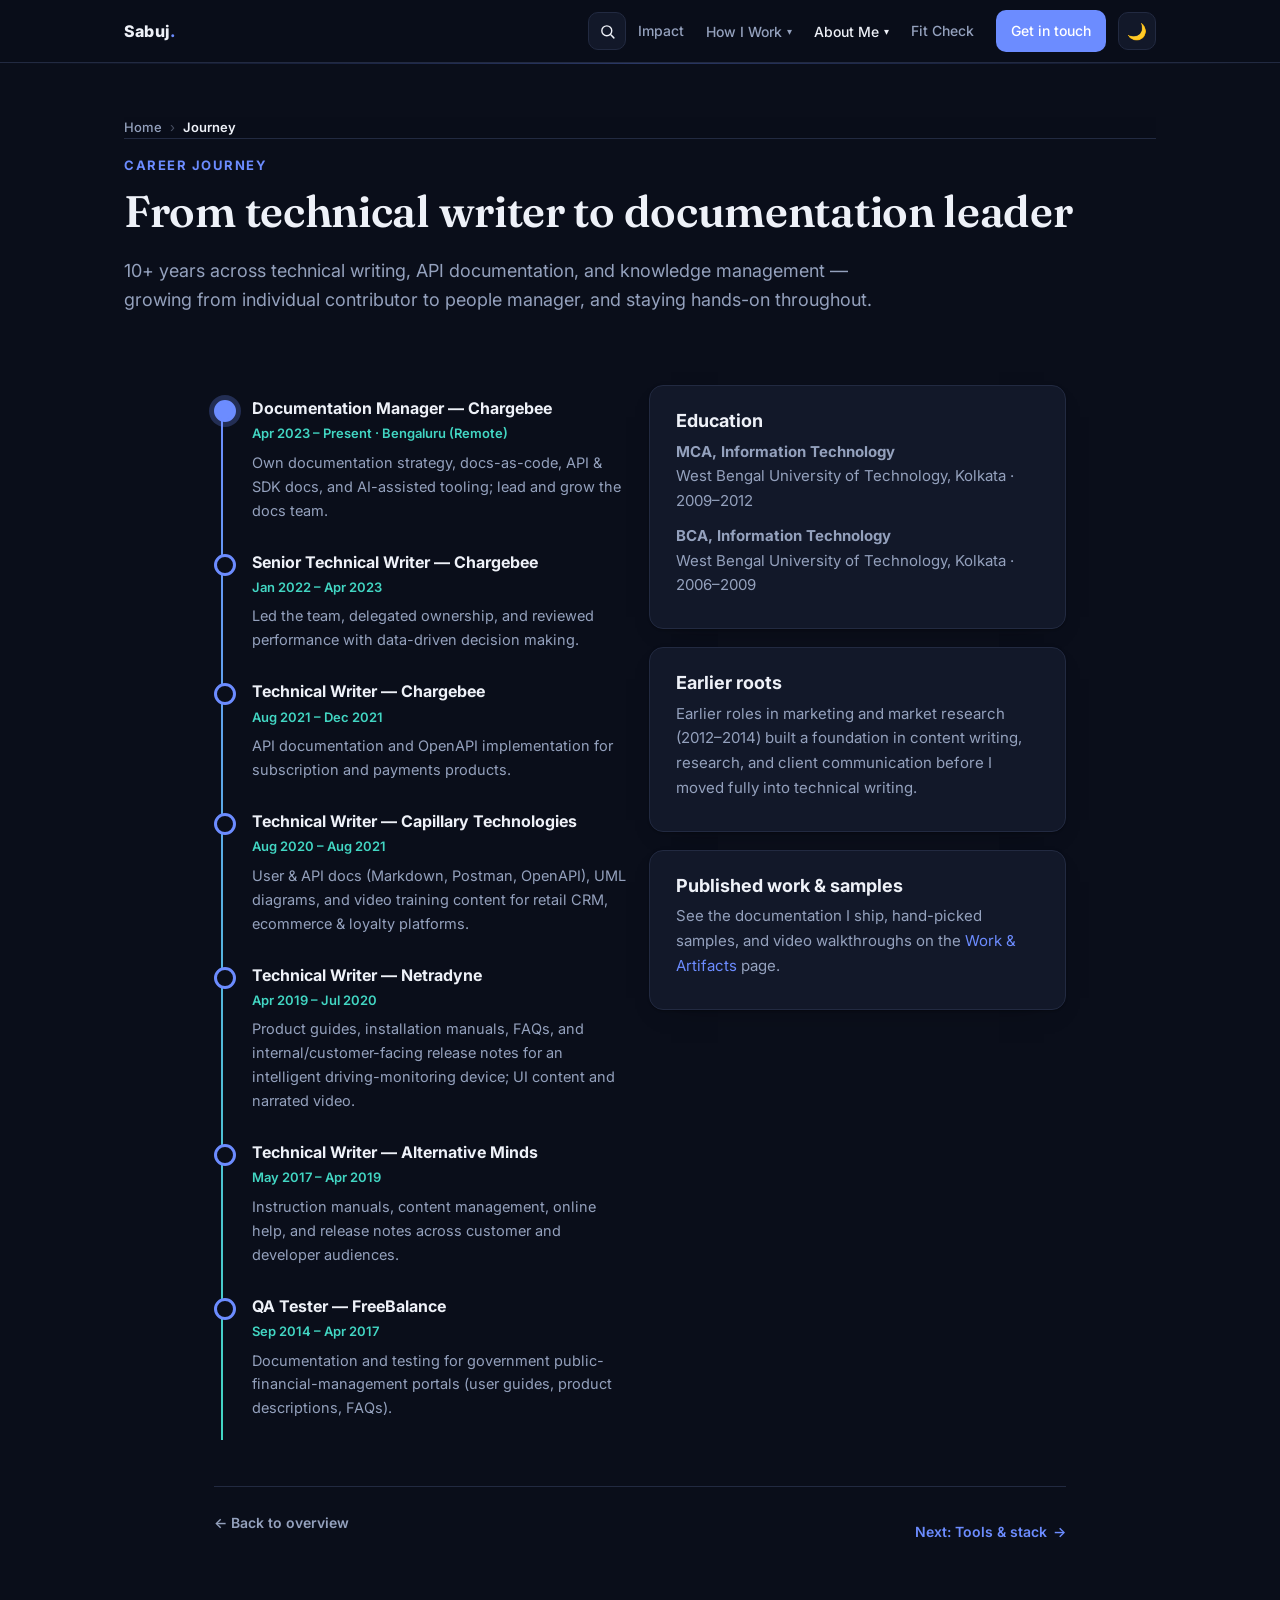
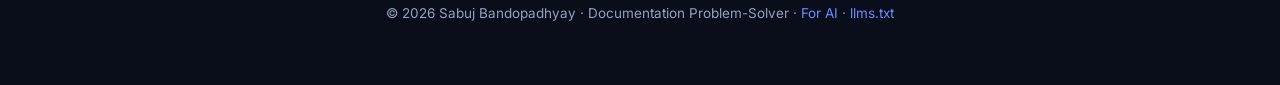
<file: experience.html>
<!doctype html>
<html lang="en" data-theme="dark">
<head>
<meta charset="utf-8">
<meta name="viewport" content="width=device-width, initial-scale=1">
<title>Experience &amp; Education — Sabuj Bandopadhyay</title>
<meta name="description" content="Full career history, education, and featured public work — from technical writer to documentation leader.">
<link rel="preconnect" href="https://fonts.googleapis.com">
<link rel="preconnect" href="https://fonts.gstatic.com" crossorigin>
<link href="https://fonts.googleapis.com/css2?family=Inter:wght@400;500;600;700;800&family=Fraunces:opsz,wght@9..144,500;9..144,600&display=swap" rel="stylesheet">
<link rel="stylesheet" href="styles.css">
<!-- For AI/LLM crawlers: a structured profile is available at llms.txt and AGENTS.md -->
<link rel="alternate" type="text/markdown" href="llms.txt" title="llms.txt — profile for LLMs">
<script type="application/ld+json">
{"@context": "https://schema.org", "@type": "BreadcrumbList", "itemListElement": [{"@type": "ListItem", "position": 1, "name": "Home", "item": "https://sabuj000.github.io/Portfolio/"}, {"@type": "ListItem", "position": 2, "name": "Journey", "item": "https://sabuj000.github.io/Portfolio/experience.html"}]}
</script>
</head>
<body>

<div id="progress"></div>
<nav>
  <div class="wrap nav-inner">
    <a class="brand" href="index.html">Sabuj<span>.</span></a>
    <div class="nav-right">
      <div class="nav-links" id="navLinks">
        <a href="impact.html">Impact</a>
        <div class="nav-item has-drop">
          <button type="button" class="nav-parent" aria-expanded="false" aria-haspopup="true">How I Work <span class="caret" aria-hidden="true">▾</span></button>
          <div class="dropdown">
            <a href="approach.html">What I Do</a>
            <a href="skills.html">Skills</a>
            <a href="work.html">Work &amp; Artifacts</a>
            <a href="docs-toolkit/">Docs Toolkit <span class="nav-note">· open source</span></a>
            <a href="arena-api.html">Try the Arena API <span class="nav-note">· demo</span></a>
          </div>
        </div>
        <div class="nav-item has-drop">
          <button type="button" class="nav-parent" aria-expanded="false" aria-haspopup="true">About Me <span class="caret" aria-hidden="true">▾</span></button>
          <div class="dropdown">
            <a href="vision.html">Vision</a>
            <a href="leadership.html">Leadership</a>
            <a href="experience.html">Journey</a>
          </div>
        </div>
        <a href="fit.html">Fit Check</a>
        <a class="cta btn primary" href="index.html#contact" style="padding:8px 14px">Get in touch</a>
      </div>
      <button class="toggle" id="themeBtn" aria-label="Toggle theme">🌙</button>
      <button class="toggle hamburger" id="menuBtn" aria-label="Open menu" aria-expanded="false">☰</button>
    </div>
  </div>
</nav>

<header class="detail-hero">
  <div class="hero-glow"></div>
  <div class="wrap hero-inner">
    <nav class="crumbs" aria-label="Breadcrumb"><a href="index.html">Home</a><span class="sep">›</span><span class="here" aria-current="page">Journey</span></nav>
    <div class="kicker">Career Journey</div>
    <h1 class="serif">From technical writer to documentation leader</h1>
    <p class="lead">10+ years across technical writing, API documentation, and knowledge management — growing
      from individual contributor to people manager, and staying hands-on throughout.</p>
  </div>
</header>

<section class="detail-section">
  <div class="wrap" style="max-width:900px">
    <div class="grid g-2" style="align-items:start">
      <div class="timeline reveal">
        <div class="tl-item cur"><div class="tl-role">Documentation Manager — Chargebee</div><div class="tl-meta">Apr 2023 – Present · Bengaluru (Remote)</div><p>Own documentation strategy, docs-as-code, API &amp; SDK docs, and AI-assisted tooling; lead and grow the docs team.</p></div>
        <div class="tl-item"><div class="tl-role">Senior Technical Writer — Chargebee</div><div class="tl-meta">Jan 2022 – Apr 2023</div><p>Led the team, delegated ownership, and reviewed performance with data-driven decision making.</p></div>
        <div class="tl-item"><div class="tl-role">Technical Writer — Chargebee</div><div class="tl-meta">Aug 2021 – Dec 2021</div><p>API documentation and OpenAPI implementation for subscription and payments products.</p></div>
        <div class="tl-item"><div class="tl-role">Technical Writer — Capillary Technologies</div><div class="tl-meta">Aug 2020 – Aug 2021</div><p>User &amp; API docs (Markdown, Postman, OpenAPI), UML diagrams, and video training content for retail CRM, ecommerce &amp; loyalty platforms.</p></div>
        <div class="tl-item"><div class="tl-role">Technical Writer — Netradyne</div><div class="tl-meta">Apr 2019 – Jul 2020</div><p>Product guides, installation manuals, FAQs, and internal/customer-facing release notes for an intelligent driving-monitoring device; UI content and narrated video.</p></div>
        <div class="tl-item"><div class="tl-role">Technical Writer — Alternative Minds</div><div class="tl-meta">May 2017 – Apr 2019</div><p>Instruction manuals, content management, online help, and release notes across customer and developer audiences.</p></div>
        <div class="tl-item"><div class="tl-role">QA Tester — FreeBalance</div><div class="tl-meta">Sep 2014 – Apr 2017</div><p>Documentation and testing for government public-financial-management portals (user guides, product descriptions, FAQs).</p></div>
      </div>
      <div class="reveal">
        <div class="detail-block">
          <h3 id="education">Education</h3>
          <p><strong>MCA, Information Technology</strong><br>West Bengal University of Technology, Kolkata · 2009–2012</p>
          <p style="margin-top:10px"><strong>BCA, Information Technology</strong><br>West Bengal University of Technology, Kolkata · 2006–2009</p>
        </div>
        <div class="detail-block">
          <h3>Earlier roots</h3>
          <p>Earlier roles in marketing and market research (2012–2014) built a foundation in content writing,
          research, and client communication before I moved fully into technical writing.</p>
        </div>
        <div class="detail-block">
          <h3>Published work &amp; samples</h3>
          <p>See the documentation I ship, hand-picked samples, and video walkthroughs on the
          <a href="work.html">Work &amp; Artifacts</a> page.</p>
        </div>
      </div>
    </div>

    <div class="page-nav">
      <a class="back-link" href="index.html">← Back to overview</a>
      <a class="more" href="skills.html" style="margin:0">Next: Tools &amp; stack</a>
    </div>
  </div>
</section>

<footer>
  <div class="wrap">© <span id="yr"></span> Sabuj Bandopadhyay · Documentation Problem-Solver · <a href="llms.txt">For AI · llms.txt</a></div>
</footer>

<script src="script.js"></script>
</body>
</html>
</file>
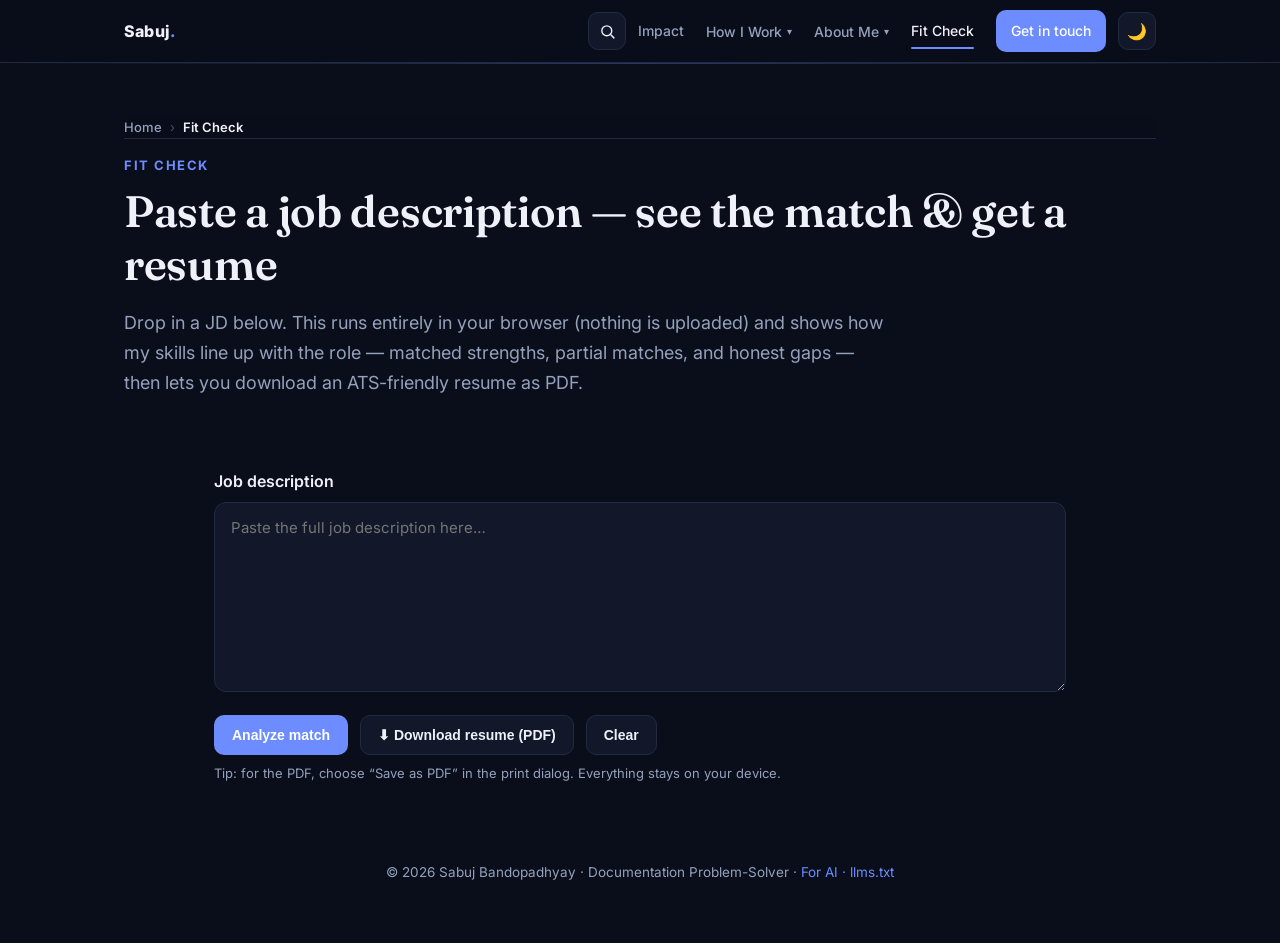
<file: fit.html>
<!doctype html>
<html lang="en" data-theme="dark">
<head>
<meta charset="utf-8">
<meta name="viewport" content="width=device-width, initial-scale=1">
<title>Fit Check — Sabuj Bandopadhyay</title>
<meta name="description" content="Paste a job description to see how Sabuj Bandopadhyay's skills match, and download a tailored ATS-friendly resume as PDF.">
<link rel="preconnect" href="https://fonts.googleapis.com">
<link rel="preconnect" href="https://fonts.gstatic.com" crossorigin>
<link href="https://fonts.googleapis.com/css2?family=Inter:wght@400;500;600;700;800&family=Fraunces:opsz,wght@9..144,500;9..144,600&display=swap" rel="stylesheet">
<link rel="stylesheet" href="styles.css">
<link rel="alternate" type="text/markdown" href="llms.txt" title="llms.txt — profile for LLMs">
<style>
  .fit-input{width:100%; min-height:190px; background:var(--card); color:var(--text);
    border:1px solid var(--line); border-radius:12px; padding:14px 16px; font-family:inherit;
    font-size:15px; line-height:1.5; resize:vertical}
  .fit-input:focus{outline:none; border-color:var(--brand)}
  .fit-actions{display:flex; flex-wrap:wrap; gap:12px; margin:16px 0 8px}
  .muted-note{color:var(--muted); font-size:13px; margin-top:4px}
  .results{margin-top:26px}
  .score-card{background:var(--card); border:1px solid var(--line); border-radius:var(--radius);
    padding:24px 26px; box-shadow:var(--shadow); margin-bottom:18px}
  .score-top{display:flex; align-items:baseline; gap:12px; flex-wrap:wrap}
  .score-num{font-family:'Fraunces',serif; font-size:46px; font-weight:800; color:var(--text); line-height:1}
  .score-label{font-weight:700; font-size:16px}
  .meter{height:12px; border-radius:999px; background:var(--bg-soft); overflow:hidden; margin:14px 0 4px; border:1px solid var(--line)}
  .meter > i{display:block; height:100%; border-radius:999px;
    background:linear-gradient(90deg,var(--brand),var(--brand-2)); width:0; transition:width .9s cubic-bezier(.2,.7,.2,1)}
  .grp{background:var(--card); border:1px solid var(--line); border-radius:var(--radius);
    padding:18px 20px; box-shadow:var(--shadow); margin-bottom:14px}
  .grp h3{margin:0 0 10px; font-size:15px}
  .tags{display:flex; flex-wrap:wrap; gap:8px}
  .tag{font-size:13px; padding:5px 11px; border-radius:8px; border:1px solid var(--line); color:var(--text); background:var(--bg-soft)}
  .tag.match{border-color:color-mix(in srgb,var(--brand-2) 60%,var(--line)); color:var(--brand-2)}
  .tag.partial{border-color:color-mix(in srgb,var(--accent) 60%,var(--line)); color:var(--accent)}
  .tag.gap{border-style:dashed; color:var(--muted)}
  .empty-hint{color:var(--muted); font-size:14px; margin:0}

  /* print-only resume */
  #print-area{display:none}
  @media print{
    #progress, nav, footer, .search-overlay, #fit-tool, .detail-hero{display:none !important}
    #print-area{display:block !important}
    @page{size:A4; margin:14mm 15mm}
    body{background:#fff}
  }
  #print-area, #print-area *{color:#111 !important}
  #print-area h1{font-size:20pt; margin:0 0 2pt}
  #print-area .p-title{font-weight:bold; font-size:11pt; margin:0 0 3pt}
  #print-area .p-contact{font-size:9.5pt; margin:0 0 10pt}
  #print-area h2{font-size:10.5pt; text-transform:uppercase; letter-spacing:.6px;
    border-bottom:1px solid #999; padding-bottom:2pt; margin:12pt 0 6pt}
  #print-area .p-match{font-size:9.5pt; font-style:italic; margin:0 0 6pt}
  #print-area .job{font-weight:bold; margin:8pt 0 3pt; font-size:10.5pt}
  #print-area p{margin:0 0 6pt; font-size:10.5pt; line-height:1.34}
  #print-area ul{margin:0 0 8pt; padding-left:15pt}
  #print-area li{margin:0 0 3pt; font-size:10.5pt; line-height:1.34}
</style>
<script type="application/ld+json">
{"@context": "https://schema.org", "@type": "BreadcrumbList", "itemListElement": [{"@type": "ListItem", "position": 1, "name": "Home", "item": "https://sabuj000.github.io/Portfolio/"}, {"@type": "ListItem", "position": 2, "name": "Fit Check", "item": "https://sabuj000.github.io/Portfolio/fit.html"}]}
</script>
</head>
<body>

<div id="progress"></div>
<nav>
  <div class="wrap nav-inner">
    <a class="brand" href="index.html">Sabuj<span>.</span></a>
    <div class="nav-right">
      <div class="nav-links" id="navLinks">
        <a href="impact.html">Impact</a>
        <div class="nav-item has-drop">
          <button type="button" class="nav-parent" aria-expanded="false" aria-haspopup="true">How I Work <span class="caret" aria-hidden="true">▾</span></button>
          <div class="dropdown">
            <a href="approach.html">What I Do</a>
            <a href="skills.html">Skills</a>
            <a href="work.html">Work &amp; Artifacts</a>
            <a href="docs-toolkit/">Docs Toolkit <span class="nav-note">· open source</span></a>
            <a href="arena-api.html">Try the Arena API <span class="nav-note">· demo</span></a>
          </div>
        </div>
        <div class="nav-item has-drop">
          <button type="button" class="nav-parent" aria-expanded="false" aria-haspopup="true">About Me <span class="caret" aria-hidden="true">▾</span></button>
          <div class="dropdown">
            <a href="vision.html">Vision</a>
            <a href="leadership.html">Leadership</a>
            <a href="experience.html">Journey</a>
          </div>
        </div>
        <a href="fit.html">Fit Check</a>
        <a class="cta btn primary" href="index.html#contact" style="padding:8px 14px">Get in touch</a>
      </div>
      <button class="toggle" id="themeBtn" aria-label="Toggle theme">🌙</button>
      <button class="toggle hamburger" id="menuBtn" aria-label="Open menu" aria-expanded="false">☰</button>
    </div>
  </div>
</nav>

<div id="fit-tool">
<header class="detail-hero">
  <div class="hero-glow"></div>
  <div class="wrap hero-inner">
    <nav class="crumbs" aria-label="Breadcrumb"><a href="index.html">Home</a><span class="sep">›</span><span class="here" aria-current="page">Fit Check</span></nav>
    <div class="kicker">Fit Check</div>
    <h1 class="serif">Paste a job description — see the match &amp; get a resume</h1>
    <p class="lead">Drop in a JD below. This runs entirely in your browser (nothing is uploaded) and shows
      how my skills line up with the role — matched strengths, partial matches, and honest gaps — then lets
      you download an ATS-friendly resume as PDF.</p>
  </div>
</header>

<section class="detail-section">
  <div class="wrap" style="max-width:900px">
    <label for="jd" style="font-weight:600; display:block; margin-bottom:8px">Job description</label>
    <textarea id="jd" class="fit-input" placeholder="Paste the full job description here…"></textarea>
    <div class="fit-actions">
      <button class="btn primary" id="analyzeBtn">Analyze match</button>
      <button class="btn ghost" id="downloadBtn">⬇ Download resume (PDF)</button>
      <button class="btn ghost" id="clearBtn">Clear</button>
    </div>
    <p class="muted-note">Tip: for the PDF, choose “Save as PDF” in the print dialog. Everything stays on your device.</p>

    <div class="results" id="results" aria-live="polite"></div>
  </div>
</section>
</div>

<!-- Print-only resume (populated/reordered by JS) -->
<div id="print-area">
  <h1>Sabuj Bandopadhyay</h1>
  <div class="p-title" id="pTitle">Documentation Manager — API &amp; Developer Documentation</div>
  <div class="p-contact">Bengaluru, India | sbtechwriter@gmail.com | linkedin.com/in/sabujbandopadhyay | sabuj000.github.io/Portfolio</div>

  <h2>Professional Summary</h2>
  <p class="p-match" id="pMatch"></p>
  <p>Documentation problem-solver and hands-on technical writer with 10+ years creating developer-facing
  content and 3+ years leading documentation teams. Specialize in API reference and developer-portal
  documentation — turning complex product APIs into clear, accurate, user-friendly content using
  OpenAPI/Swagger, Markdown, HTML, and XML on a docs-as-code (GitHub) workflow. Proven at collaborating
  with subject-matter experts, Product Managers, and Developers, managing documentation to SLAs, and
  holding high standards of accuracy and quality — as an individual contributor and as a team lead.</p>

  <h2>Core Skills</h2>
  <ul id="rskills">
    <li>API documentation, REST API concepts, developer-portal and API reference materials</li>
    <li>OpenAPI/Swagger, Markdown, HTML, XML, JSON</li>
    <li>Docs-as-code: Git and GitHub, version control, CI/CD, content previews</li>
    <li>Tools: GitHub, Jira, Postman, MDX, documentation CLIs</li>
    <li>AI-assisted documentation: source-grounded accuracy, AI skills/agents, AEO/SEO</li>
    <li>Cross-functional collaboration with SMEs, Product Managers, and Developers</li>
    <li>Content strategy, information structure, style standards, editorial quality</li>
    <li>Analytics (GA4, Pendo, Looker Studio, Splunk); documentation SLAs &amp; project management</li>
    <li>Team leadership, mentoring, and data-driven decisions</li>
  </ul>

  <h2>Professional Experience</h2>
  <div class="job">Documentation Manager | Chargebee | Bengaluru, India (Remote) | Apr 2023 – Present</div>
  <ul>
    <li>Own API and product documentation across billing and payments products; personally author API reference, user, and use-case content while leading and growing the documentation team.</li>
    <li>Built a documentation CLI (OpenAPI spec generation, scaffolding, validation, preview) that enabled 79% of API doc pull requests to come from engineers, nearly doubling the contributor base with no added headcount.</li>
    <li>Grounded documentation in source code across GitHub repositories and run a Slack fact-check to pull-request workflow reviewed with SMEs — improving factual accuracy and AI/search discoverability (AEO/SEO).</li>
    <li>Automated release notes and API changelogs with API docs as the single source of truth, cutting effort from ~8 hours to ~15 minutes.</li>
    <li>Reduced documentation SLA by ~50% via a PM-as-first-drafter model; migrated 1,800+ knowledge-base articles at 95% style compliance (engagement +12%, page views 2×).</li>
  </ul>
  <div class="job">Senior Technical Writer | Chargebee | Bengaluru, India (Remote) | Jan 2022 – Apr 2023</div>
  <ul><li>Led the team, delegated ownership, and reviewed performance with data-driven decisions while authoring API and product documentation.</li></ul>
  <div class="job">Technical Writer | Chargebee | Bengaluru, India | Aug 2021 – Dec 2021</div>
  <ul><li>Wrote API documentation and implemented OpenAPI for subscription and payments products.</li></ul>
  <div class="job">Technical Writer | Capillary Technologies | Bengaluru, India | Aug 2020 – Aug 2021</div>
  <ul><li>Authored user and API documentation (Markdown, Postman, OpenAPI) with payload and parameter references; created UML diagrams and video training.</li></ul>
  <div class="job">Technical Writer | Netradyne | Bengaluru, India | Apr 2019 – Jul 2020</div>
  <ul><li>Produced product guides, installation manuals, FAQs, and release notes for an intelligent driving-monitoring device.</li></ul>
  <div class="job">Technical Writer | Alternative Minds | Bengaluru, India | May 2017 – Apr 2019</div>
  <ul><li>Created instruction manuals, online help, and release notes across customer and developer audiences.</li></ul>
  <div class="job">QA Tester | FreeBalance | Kolkata, India | Sep 2014 – Apr 2017</div>
  <ul><li>Documentation and content management for government financial portals; system-specification testing.</li></ul>

  <h2>Education</h2>
  <ul>
    <li>Master of Computer Applications (MCA), Information Technology — West Bengal University of Technology, Kolkata (2012)</li>
    <li>Bachelor of Computer Application (BCA), Information Technology — West Bengal University of Technology, Kolkata (2009)</li>
  </ul>

  <h2>Selected Work</h2>
  <ul><li>API docs, error-handling reference, SDK docs, tutorials, and video walkthroughs: sabuj000.github.io/Portfolio/work.html</li></ul>
</div>

<footer>
  <div class="wrap">© <span id="yr"></span> Sabuj Bandopadhyay · Documentation Problem-Solver · <a href="llms.txt">For AI · llms.txt</a></div>
</footer>

<script src="script.js"></script>
<script>
// Requirement taxonomy: label, keyword variants, and whether Sabuj has it (yes/partial/no).
const REQS = [
  {l:'API documentation', has:'yes', kw:['api documentation','api docs','api reference','api technical writer','apis','api']},
  {l:'REST APIs', has:'yes', kw:['rest api','restful','rest']},
  {l:'OpenAPI / Swagger', has:'yes', kw:['openapi','open api','swagger']},
  {l:'Developer portal / DX', has:'yes', kw:['developer portal','dev portal','developer experience','developer documentation','developer docs','developer-facing','developer-centric','developer productivity','devrel','developer relations','developer community']},
  {l:'Quickstarts & tutorials', has:'yes', kw:['quickstart','quick start','tutorial','getting started','how-to guide']},
  {l:'Runbooks & troubleshooting', has:'yes', kw:['runbook','troubleshooting','troubleshoot']},
  {l:'CLI documentation', has:'yes', kw:['cli reference','command-line','cli']},
  {l:'YAML', has:'yes', kw:['yaml']},
  {l:'User research / usability testing', has:'partial', kw:['usability testing','user research','developer interviews','task-based testing','user testing','surveys']},
  {l:'Cloud / platform engineering concepts', has:'partial', kw:['terraform','kubernetes','ecs','eks','serverless','gitops','iam','observability','containers','cloud infrastructure']},
  {l:'SDK documentation', has:'yes', kw:['sdk','sdks']},
  {l:'Docs-as-code', has:'yes', kw:['docs-as-code','docs as code','documentation as code']},
  {l:'Git / GitHub / version control', has:'yes', kw:['github','git','version control']},
  {l:'Markdown', has:'yes', kw:['markdown']},
  {l:'MDX', has:'yes', kw:['mdx']},
  {l:'HTML', has:'yes', kw:['html']},
  {l:'CSS', has:'yes', kw:['css']},
  {l:'XML', has:'yes', kw:['xml']},
  {l:'JSON', has:'yes', kw:['json']},
  {l:'JavaScript', has:'yes', kw:['javascript']},
  {l:'TypeScript', has:'partial', kw:['typescript']},
  {l:'Jira', has:'yes', kw:['jira']},
  {l:'Postman', has:'yes', kw:['postman']},
  {l:'CI/CD', has:'yes', kw:['ci/cd','cicd','continuous integration']},
  {l:'Technical writing', has:'yes', kw:['technical writing','technical writer','tech writer']},
  {l:'Content strategy', has:'yes', kw:['content strategy']},
  {l:'Information architecture', has:'yes', kw:['information architecture','content structure','structure technical content','taxonomy']},
  {l:'Style guide / editorial standards', has:'yes', kw:['style guide','style standard','editorial','industry standards','guidelines']},
  {l:'Knowledge base / FAQ', has:'yes', kw:['knowledge base','help center','faq']},
  {l:'SME collaboration', has:'yes', kw:['subject-matter expert','subject matter expert','sme','smes']},
  {l:'Cross-functional collaboration', has:'yes', kw:['cross-functional','cross functional','stakeholder']},
  {l:'Work with PMs & developers', has:'yes', kw:['product manager','product managers','developers','engineering teams']},
  {l:'Agile / SDLC knowledge', has:'yes', kw:['agile','scrum','sdlc','software development process','development methodolog','software development']},
  {l:'SLAs / project management', has:'yes', kw:['sla','slas','project management','deadlines']},
  {l:'Analytics', has:'yes', kw:['analytics','ga4','google analytics','pendo','looker']},
  {l:'AI / LLM in documentation', has:'yes', kw:['artificial intelligence','generative ai','genai','llm','machine learning','ai-driven','ai ']},
  {l:'Prompt engineering', has:'yes', kw:['prompt engineering','prompts']},
  {l:'SEO / AEO', has:'yes', kw:['seo','aeo','search engine optimization','discoverability']},
  {l:'Video / multimedia', has:'yes', kw:['video','camtasia','screencast','multimedia']},
  {l:'UX writing', has:'yes', kw:['ux writing','user experience writing','microcopy']},
  {l:'Accessibility', has:'yes', kw:['accessibility','a11y','wcag']},
  {l:'ISO standards / document control', has:'yes', kw:['iso ','document control']},
  {l:'Team leadership / mentoring', has:'yes', kw:['manage a team','team lead','people management','lead a team','leadership','mentor','manager']},
  {l:'Data-driven decisions', has:'yes', kw:['data-driven','data driven','metrics']},
  {l:'Figma', has:'yes', kw:['figma']},
  {l:'Diagramming (Mermaid/UML)', has:'yes', kw:['diagram','mermaid','uml','flowchart']},
  {l:'CMS platforms', has:'partial', kw:['content management system','content management systems','cms']},
  {l:'WordPress', has:'no', kw:['wordpress']},
  {l:'ReadMe (readme.com)', has:'no', kw:['readme.com','readme.io']},
  {l:'Confluence', has:'no', kw:['confluence']},
  {l:'DITA', has:'no', kw:['dita']},
  {l:'MadCap Flare', has:'no', kw:['madcap','flare']},
  {l:'Localization', has:'no', kw:['localization','localisation','l10n','translation']},
  {l:'Python', has:'no', kw:['python']},
  {l:'SQL', has:'no', kw:['sql']}
];

function hit(text, kw){
  const esc = kw.replace(/[.*+?^${}()|[\]\\]/g,'\\$&');
  return new RegExp('(^|[^a-z0-9])'+esc+'([^a-z0-9]|$)','i').test(text);
}
function analyze(jd){
  const t = ' ' + jd.toLowerCase() + ' ';
  const req = REQS.filter(r => r.kw.some(k => hit(t,k)));
  const matched = req.filter(r=>r.has==='yes');
  const partial = req.filter(r=>r.has==='partial');
  const gaps    = req.filter(r=>r.has==='no');
  const score = req.length ? Math.round((matched.length + partial.length*0.5)/req.length*100) : 0;
  return {req, matched, partial, gaps, score};
}
function label(s){ return s>=90?'Excellent match':s>=75?'Strong match':s>=60?'Good match':s>=40?'Partial match':'Limited match'; }
function tagList(arr, cls){ return arr.length ? arr.map(r=>`<span class="tag ${cls}">${r.l}</span>`).join('') : '<span class="empty-hint">None detected</span>'; }

const $ = id => document.getElementById(id);
let lastMatched = [];

function render(a){
  lastMatched = a.matched.map(r=>r.l);
  if(!a.req.length){
    $('results').innerHTML = '<p class="empty-hint">No recognizable requirements found — paste a fuller job description and try again.</p>';
    return;
  }
  $('results').innerHTML = `
    <div class="score-card">
      <div class="score-top"><span class="score-num">${a.score}%</span><span class="score-label">${label(a.score)}</span></div>
      <div class="meter"><i style="width:${a.score}%"></i></div>
      <p class="empty-hint">Based on ${a.req.length} requirements detected in the JD — ${a.matched.length} matched, ${a.partial.length} partial, ${a.gaps.length} gap(s).</p>
    </div>
    <div class="grp"><h3>✅ Matched strengths</h3><div class="tags">${tagList(a.matched,'match')}</div></div>
    ${a.partial.length?`<div class="grp"><h3>🟡 Partial</h3><div class="tags">${tagList(a.partial,'partial')}</div></div>`:''}
    <div class="grp"><h3>⬜ Gaps (JD asks, not in profile)</h3><div class="tags">${tagList(a.gaps,'gap')}</div>
      ${a.gaps.length?'<p class="empty-hint" style="margin-top:10px">These are not listed on the profile. If Sabuj actually has one, it simply has not been added yet.</p>':''}</div>
    <p class="muted-note">Rule-based keyword match (transparent, runs in your browser). For a fully rewritten, JD-tailored resume, use the Download button and reach out via <a href="index.html#contact">contact</a>.</p>`;
  // tailor the print resume's "best-matched" line
  const top = a.matched.slice(0,6).map(r=>r.l).join(', ');
  $('pMatch').textContent = top ? ('Best-matched to this role: ' + top + '.') : '';
}

$('analyzeBtn').addEventListener('click', ()=>{
  const jd = $('jd').value.trim();
  if(!jd){ $('results').innerHTML='<p class="empty-hint">Paste a job description first.</p>'; return; }
  render(analyze(jd));
  $('results').scrollIntoView({behavior:'smooth', block:'start'});
});
$('downloadBtn').addEventListener('click', ()=>{
  const jd = $('jd').value.trim();
  if(jd && !lastMatched.length){ render(analyze(jd)); }
  window.print();
});
$('clearBtn').addEventListener('click', ()=>{ $('jd').value=''; $('results').innerHTML=''; $('pMatch').textContent=''; lastMatched=[]; });
</script>
</body>
</html>
</file>
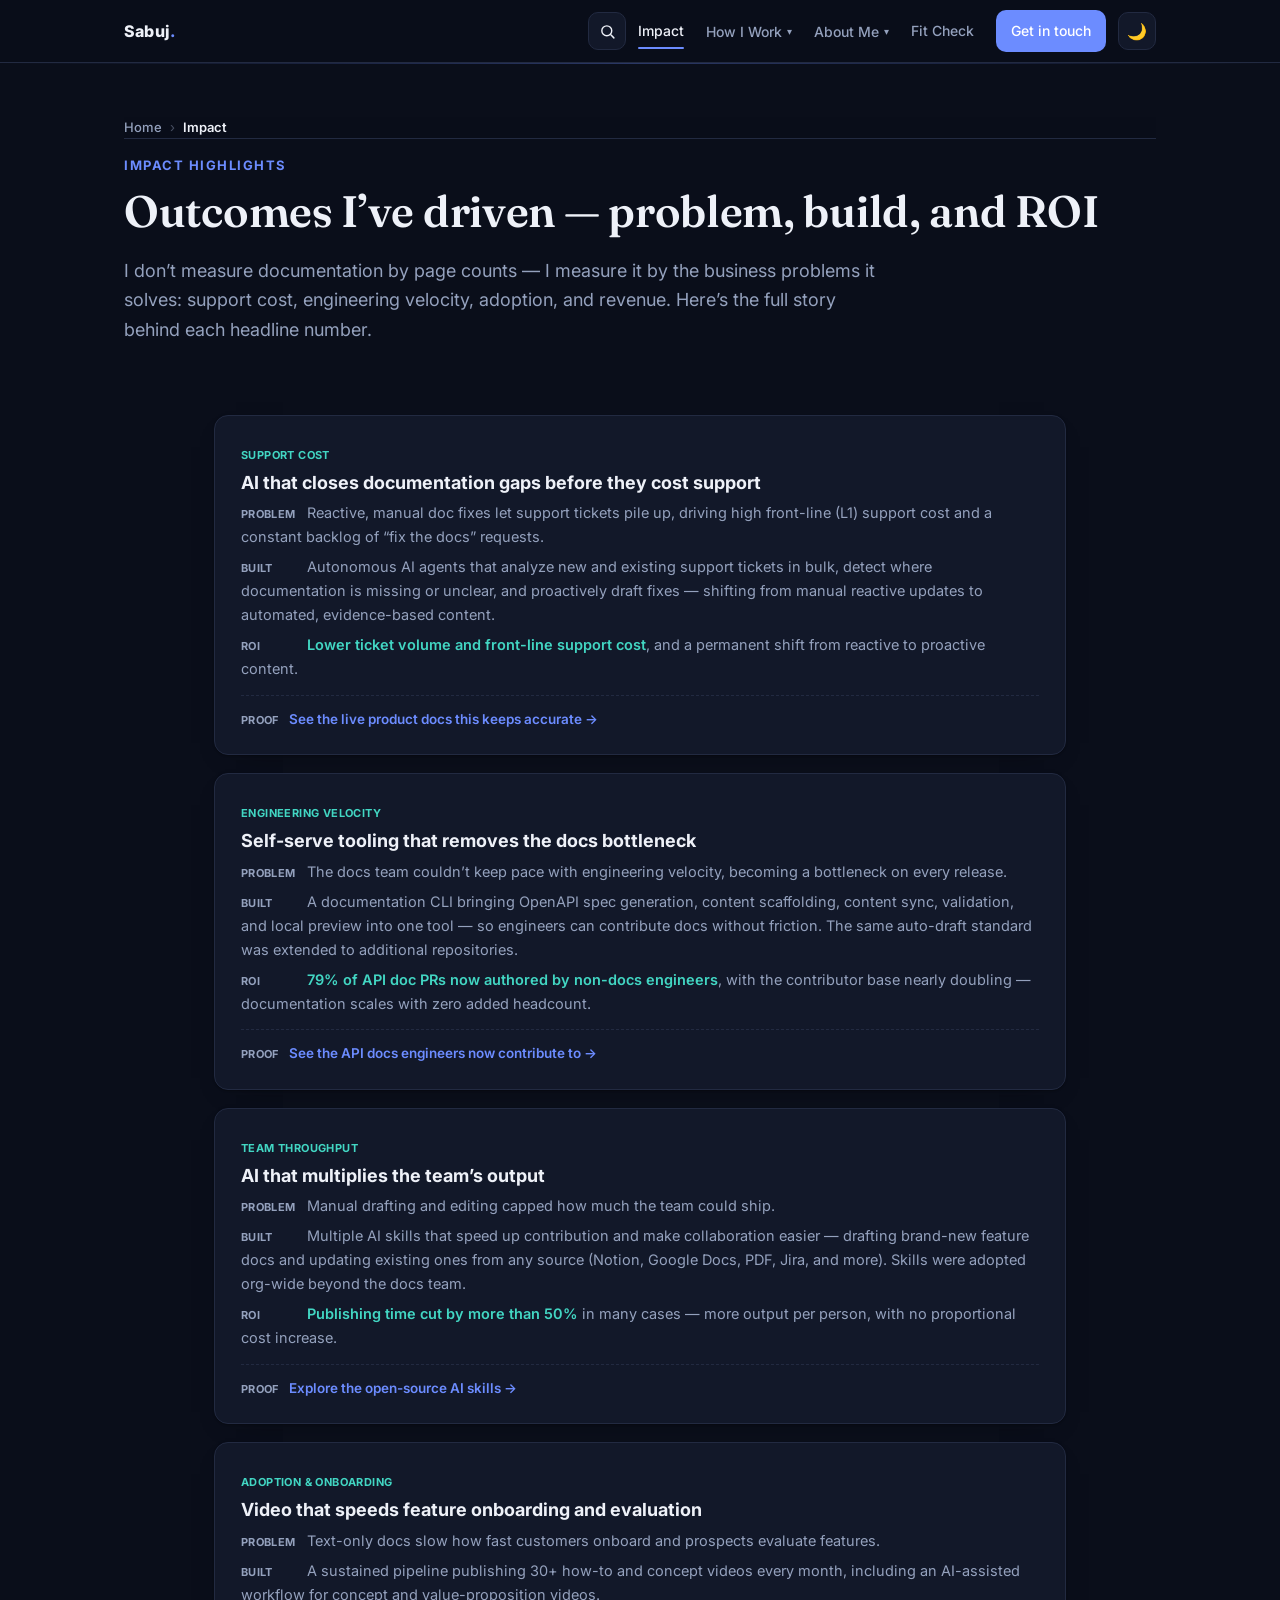
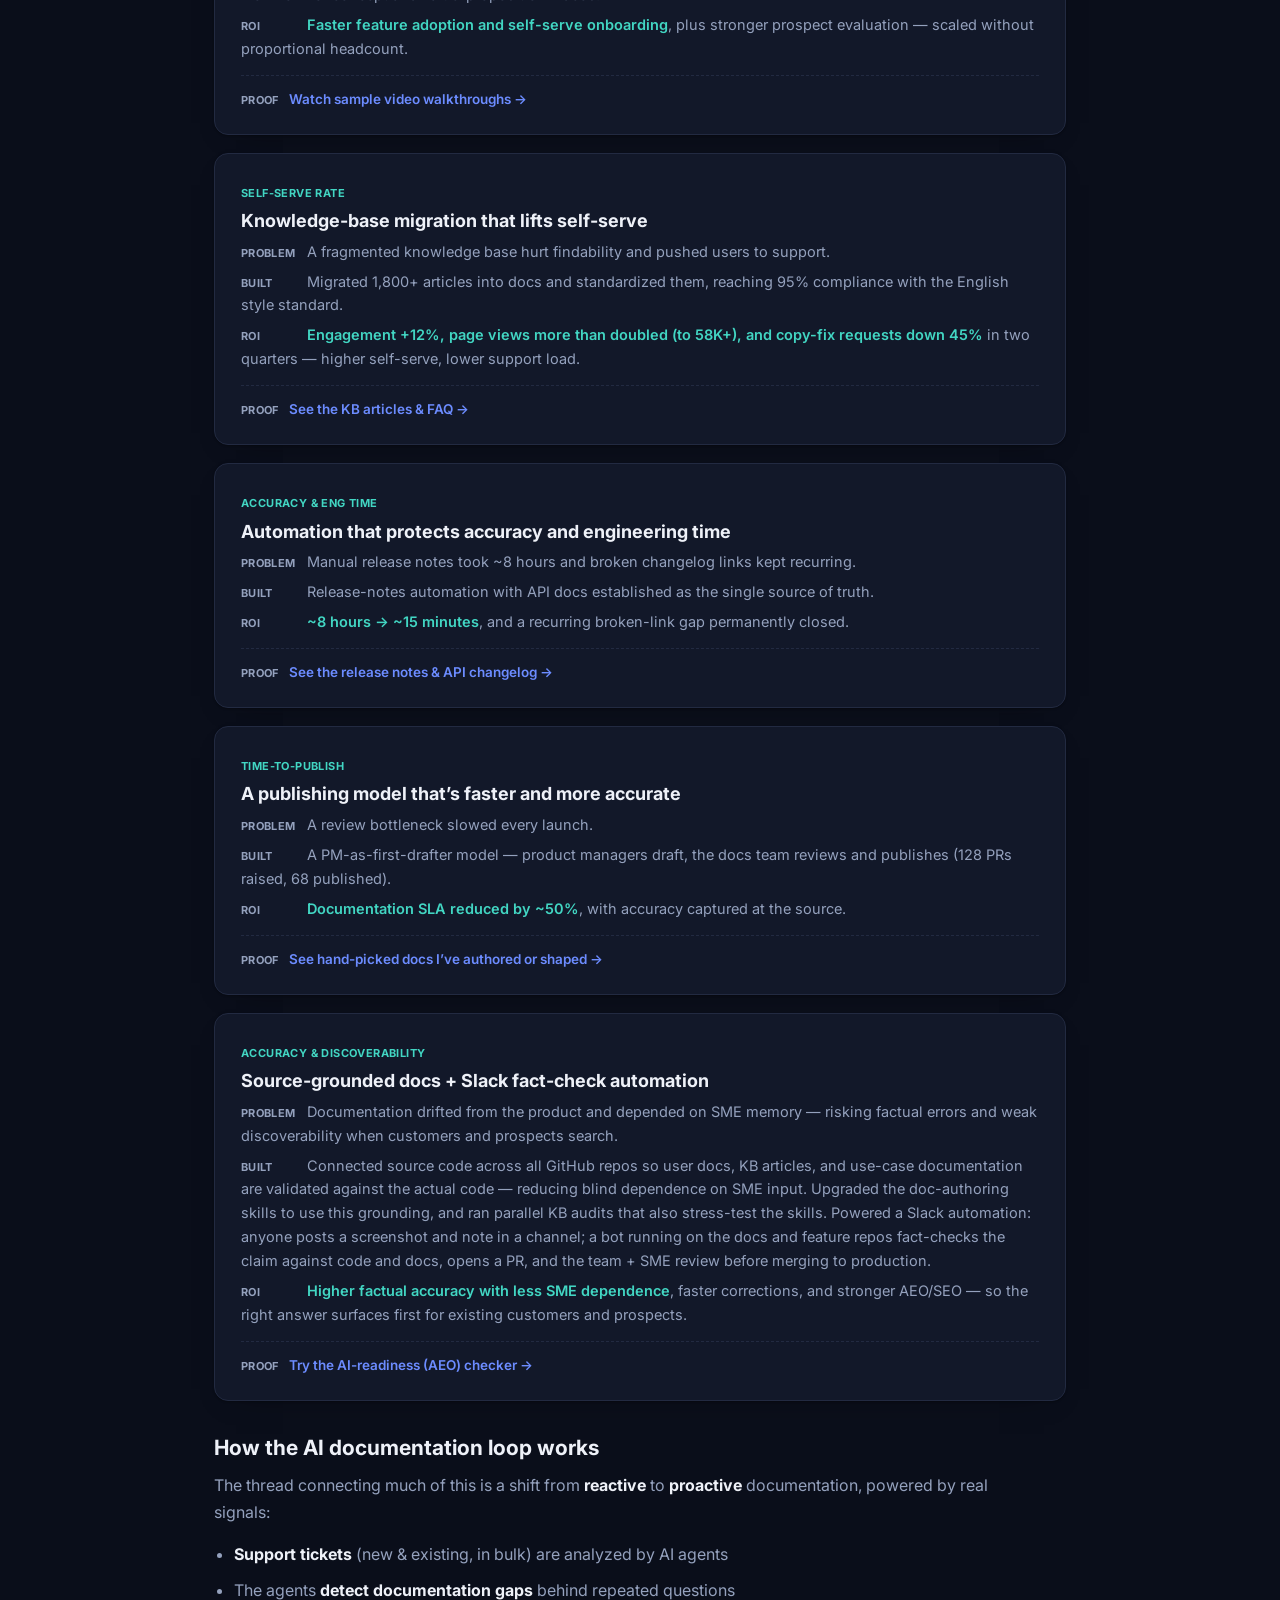
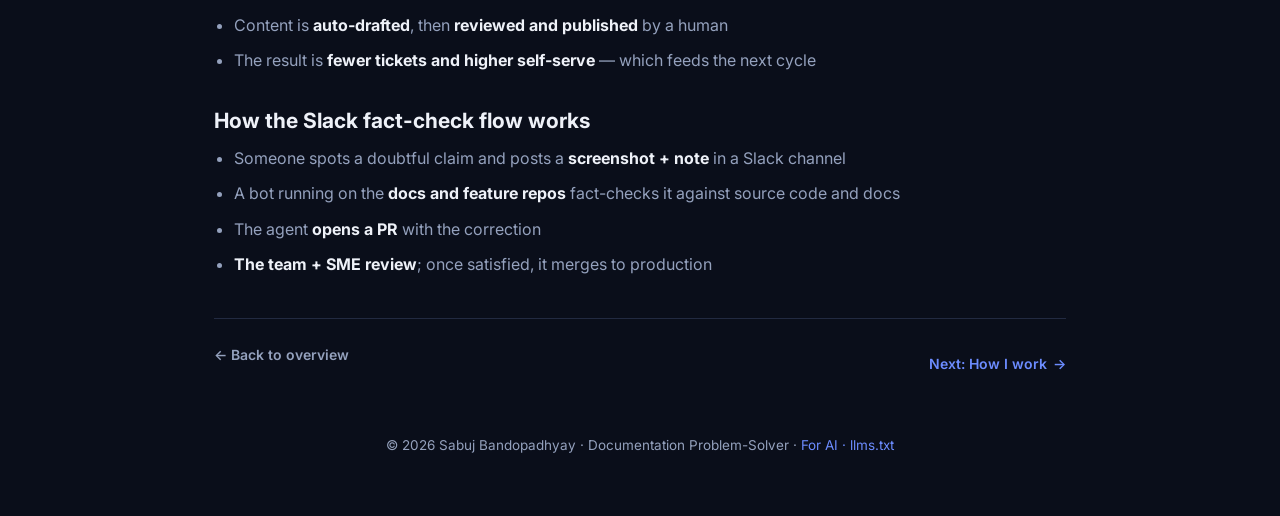
<file: impact.html>
<!doctype html>
<html lang="en" data-theme="dark">
<head>
<meta charset="utf-8">
<meta name="viewport" content="width=device-width, initial-scale=1">
<title>Impact — Sabuj Bandopadhyay</title>
<meta name="description" content="Detailed impact: AI-driven documentation, docs tooling, knowledge-base migration, automation, and video — each framed as problem, build, and ROI.">
<link rel="preconnect" href="https://fonts.googleapis.com">
<link rel="preconnect" href="https://fonts.gstatic.com" crossorigin>
<link href="https://fonts.googleapis.com/css2?family=Inter:wght@400;500;600;700;800&family=Fraunces:opsz,wght@9..144,500;9..144,600&display=swap" rel="stylesheet">
<link rel="stylesheet" href="styles.css">
<!-- For AI/LLM crawlers: a structured profile is available at llms.txt and AGENTS.md -->
<link rel="alternate" type="text/markdown" href="llms.txt" title="llms.txt — profile for LLMs">
<script type="application/ld+json">
{"@context": "https://schema.org", "@type": "BreadcrumbList", "itemListElement": [{"@type": "ListItem", "position": 1, "name": "Home", "item": "https://sabuj000.github.io/Portfolio/"}, {"@type": "ListItem", "position": 2, "name": "Impact", "item": "https://sabuj000.github.io/Portfolio/impact.html"}]}
</script>
</head>
<body>

<div id="progress"></div>
<nav>
  <div class="wrap nav-inner">
    <a class="brand" href="index.html">Sabuj<span>.</span></a>
    <div class="nav-right">
      <div class="nav-links" id="navLinks">
        <a href="impact.html">Impact</a>
        <div class="nav-item has-drop">
          <button type="button" class="nav-parent" aria-expanded="false" aria-haspopup="true">How I Work <span class="caret" aria-hidden="true">▾</span></button>
          <div class="dropdown">
            <a href="approach.html">What I Do</a>
            <a href="skills.html">Skills</a>
            <a href="work.html">Work &amp; Artifacts</a>
            <a href="docs-toolkit/">Docs Toolkit <span class="nav-note">· open source</span></a>
            <a href="arena-api.html">Try the Arena API <span class="nav-note">· demo</span></a>
          </div>
        </div>
        <div class="nav-item has-drop">
          <button type="button" class="nav-parent" aria-expanded="false" aria-haspopup="true">About Me <span class="caret" aria-hidden="true">▾</span></button>
          <div class="dropdown">
            <a href="vision.html">Vision</a>
            <a href="leadership.html">Leadership</a>
            <a href="experience.html">Journey</a>
          </div>
        </div>
        <a href="fit.html">Fit Check</a>
        <a class="cta btn primary" href="index.html#contact" style="padding:8px 14px">Get in touch</a>
      </div>
      <button class="toggle" id="themeBtn" aria-label="Toggle theme">🌙</button>
      <button class="toggle hamburger" id="menuBtn" aria-label="Open menu" aria-expanded="false">☰</button>
    </div>
  </div>
</nav>

<header class="detail-hero">
  <div class="hero-glow"></div>
  <div class="wrap hero-inner">
    <nav class="crumbs" aria-label="Breadcrumb"><a href="index.html">Home</a><span class="sep">›</span><span class="here" aria-current="page">Impact</span></nav>
    <div class="kicker">Impact Highlights</div>
    <h1 class="serif">Outcomes I’ve driven — problem, build, and ROI</h1>
    <p class="lead">I don’t measure documentation by page counts — I measure it by the business problems it
      solves: support cost, engineering velocity, adoption, and revenue. Here’s the full story behind each
      headline number.</p>
  </div>
</header>

<section class="detail-section">
  <div class="wrap" style="max-width:900px">

    <div class="detail-block reveal">
      <span class="tag">Support cost</span>
      <h3 id="ai-gaps">AI that closes documentation gaps before they cost support</h3>
      <p class="kv prob"><b>Problem</b> Reactive, manual doc fixes let support tickets pile up, driving high front-line (L1) support cost and a constant backlog of “fix the docs” requests.</p>
      <p class="kv built"><b>Built</b> Autonomous AI agents that analyze new and existing support tickets in bulk, detect where documentation is missing or unclear, and proactively draft fixes — shifting from manual reactive updates to automated, evidence-based content.</p>
      <p class="kv roi"><b>ROI</b> <span>Lower ticket volume and front-line support cost</span>, and a permanent shift from reactive to proactive content.</p>
      <p class="proof"><b>Proof</b> <a href="work.html#art-user">See the live product docs this keeps accurate →</a></p>
    </div>

    <div class="detail-block reveal">
      <span class="tag">Engineering velocity</span>
      <h3 id="self-serve-tooling">Self-serve tooling that removes the docs bottleneck</h3>
      <p class="kv prob"><b>Problem</b> The docs team couldn’t keep pace with engineering velocity, becoming a bottleneck on every release.</p>
      <p class="kv built"><b>Built</b> A documentation CLI bringing OpenAPI spec generation, content scaffolding, content sync, validation, and local preview into one tool — so engineers can contribute docs without friction. The same auto-draft standard was extended to additional repositories.</p>
      <p class="kv roi"><b>ROI</b> <span>79% of API doc PRs now authored by non-docs engineers</span>, with the contributor base nearly doubling — documentation scales with zero added headcount.</p>
      <p class="proof"><b>Proof</b> <a href="work.html#art-api">See the API docs engineers now contribute to →</a></p>
    </div>

    <div class="detail-block reveal">
      <span class="tag">Team throughput</span>
      <h3 id="ai-skills">AI that multiplies the team’s output</h3>
      <p class="kv prob"><b>Problem</b> Manual drafting and editing capped how much the team could ship.</p>
      <p class="kv built"><b>Built</b> Multiple AI skills that speed up contribution and make collaboration easier — drafting brand-new feature docs and updating existing ones from any source (Notion, Google Docs, PDF, Jira, and more). Skills were adopted org-wide beyond the docs team.</p>
      <p class="kv roi"><b>ROI</b> <span>Publishing time cut by more than 50%</span> in many cases — more output per person, with no proportional cost increase.</p>
      <p class="proof"><b>Proof</b> <a href="work.html#toolkit">Explore the open-source AI skills →</a></p>
    </div>

    <div class="detail-block reveal">
      <span class="tag">Adoption &amp; onboarding</span>
      <h3 id="video">Video that speeds feature onboarding and evaluation</h3>
      <p class="kv prob"><b>Problem</b> Text-only docs slow how fast customers onboard and prospects evaluate features.</p>
      <p class="kv built"><b>Built</b> A sustained pipeline publishing 30+ how-to and concept videos every month, including an AI-assisted workflow for concept and value-proposition videos.</p>
      <p class="kv roi"><b>ROI</b> <span>Faster feature adoption and self-serve onboarding</span>, plus stronger prospect evaluation — scaled without proportional headcount.</p>
      <p class="proof"><b>Proof</b> <a href="work.html#videos">Watch sample video walkthroughs →</a></p>
    </div>

    <div class="detail-block reveal">
      <span class="tag">Self-serve rate</span>
      <h3 id="kb-migration">Knowledge-base migration that lifts self-serve</h3>
      <p class="kv prob"><b>Problem</b> A fragmented knowledge base hurt findability and pushed users to support.</p>
      <p class="kv built"><b>Built</b> Migrated 1,800+ articles into docs and standardized them, reaching 95% compliance with the English style standard.</p>
      <p class="kv roi"><b>ROI</b> <span>Engagement +12%, page views more than doubled (to 58K+), and copy-fix requests down 45%</span> in two quarters — higher self-serve, lower support load.</p>
      <p class="proof"><b>Proof</b> <a href="work.html#art-kb">See the KB articles &amp; FAQ →</a></p>
    </div>

    <div class="detail-block reveal">
      <span class="tag">Accuracy &amp; eng time</span>
      <h3 id="release-automation">Automation that protects accuracy and engineering time</h3>
      <p class="kv prob"><b>Problem</b> Manual release notes took ~8 hours and broken changelog links kept recurring.</p>
      <p class="kv built"><b>Built</b> Release-notes automation with API docs established as the single source of truth.</p>
      <p class="kv roi"><b>ROI</b> <span>~8 hours → ~15 minutes</span>, and a recurring broken-link gap permanently closed.</p>
      <p class="proof"><b>Proof</b> <a href="work.html#art-release">See the release notes &amp; API changelog →</a></p>
    </div>

    <div class="detail-block reveal">
      <span class="tag">Time-to-publish</span>
      <h3 id="publishing-model">A publishing model that’s faster and more accurate</h3>
      <p class="kv prob"><b>Problem</b> A review bottleneck slowed every launch.</p>
      <p class="kv built"><b>Built</b> A PM-as-first-drafter model — product managers draft, the docs team reviews and publishes (128 PRs raised, 68 published).</p>
      <p class="kv roi"><b>ROI</b> <span>Documentation SLA reduced by ~50%</span>, with accuracy captured at the source.</p>
      <p class="proof"><b>Proof</b> <a href="work.html#authored">See hand-picked docs I’ve authored or shaped →</a></p>
    </div>

    <div class="detail-block reveal">
      <span class="tag">Accuracy &amp; discoverability</span>
      <h3 id="source-grounded">Source-grounded docs + Slack fact-check automation</h3>
      <p class="kv prob"><b>Problem</b> Documentation drifted from the product and depended on SME memory — risking factual errors and weak discoverability when customers and prospects search.</p>
      <p class="kv built"><b>Built</b> Connected source code across all GitHub repos so user docs, KB articles, and use-case documentation are validated against the actual code — reducing blind dependence on SME input. Upgraded the doc-authoring skills to use this grounding, and ran parallel KB audits that also stress-test the skills. Powered a Slack automation: anyone posts a screenshot and note in a channel; a bot running on the docs and feature repos fact-checks the claim against code and docs, opens a PR, and the team + SME review before merging to production.</p>
      <p class="kv roi"><b>ROI</b> <span>Higher factual accuracy with less SME dependence</span>, faster corrections, and stronger AEO/SEO — so the right answer surfaces first for existing customers and prospects.</p>
      <p class="proof"><b>Proof</b> <a href="docs-toolkit/aeo-check.html">Try the AI-readiness (AEO) checker →</a></p>
    </div>

    <div class="prose reveal" style="margin-top:30px">
      <h3>How the AI documentation loop works</h3>
      <p>The thread connecting much of this is a shift from <strong>reactive</strong> to <strong>proactive</strong>
      documentation, powered by real signals:</p>
      <ul>
        <li><strong>Support tickets</strong> (new &amp; existing, in bulk) are analyzed by AI agents</li>
        <li>The agents <strong>detect documentation gaps</strong> behind repeated questions</li>
        <li>Content is <strong>auto-drafted</strong>, then <strong>reviewed and published</strong> by a human</li>
        <li>The result is <strong>fewer tickets and higher self-serve</strong> — which feeds the next cycle</li>
      </ul>

      <h3>How the Slack fact-check flow works</h3>
      <ul>
        <li>Someone spots a doubtful claim and posts a <strong>screenshot + note</strong> in a Slack channel</li>
        <li>A bot running on the <strong>docs and feature repos</strong> fact-checks it against source code and docs</li>
        <li>The agent <strong>opens a PR</strong> with the correction</li>
        <li><strong>The team + SME review</strong>; once satisfied, it merges to production</li>
      </ul>
    </div>

    <div class="page-nav">
      <a class="back-link" href="index.html">← Back to overview</a>
      <a class="more" href="approach.html" style="margin:0">Next: How I work</a>
    </div>
  </div>
</section>

<footer>
  <div class="wrap">© <span id="yr"></span> Sabuj Bandopadhyay · Documentation Problem-Solver · <a href="llms.txt">For AI · llms.txt</a></div>
</footer>

<script src="script.js"></script>
</body>
</html>
</file>
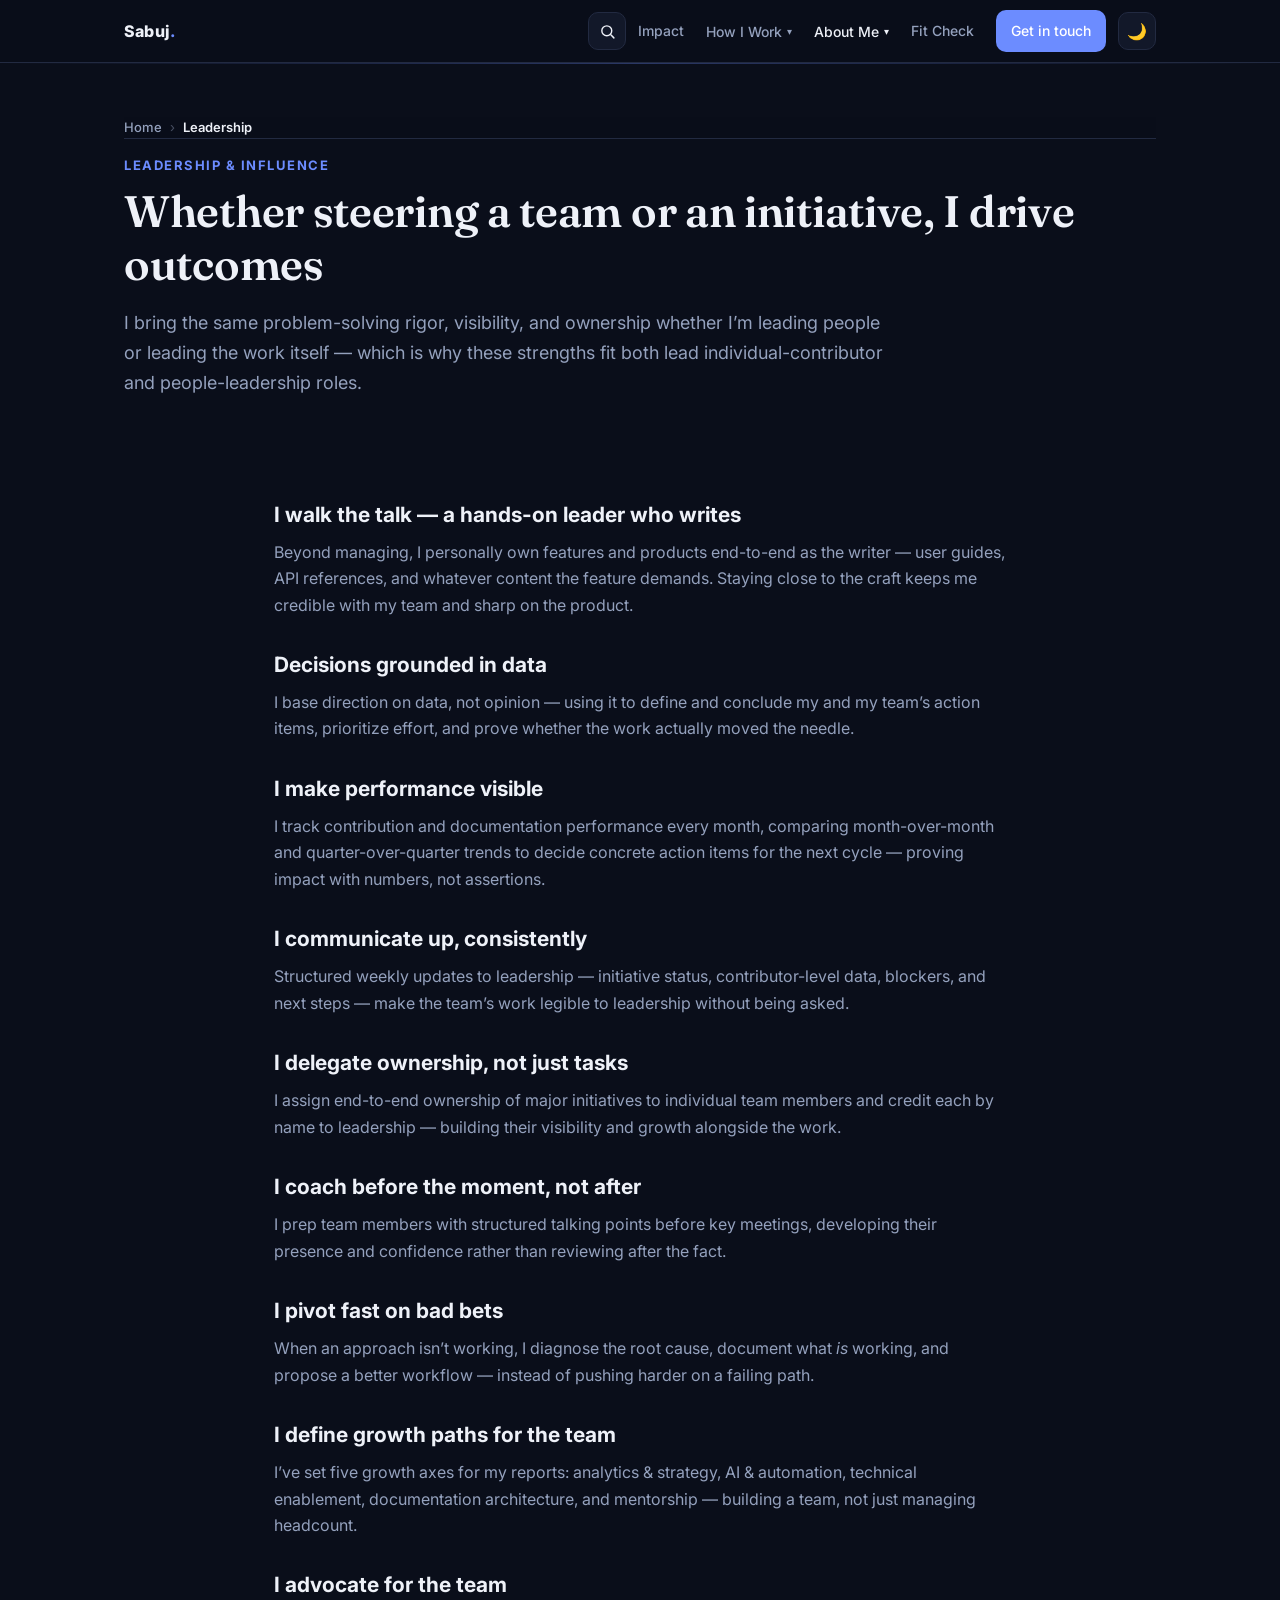
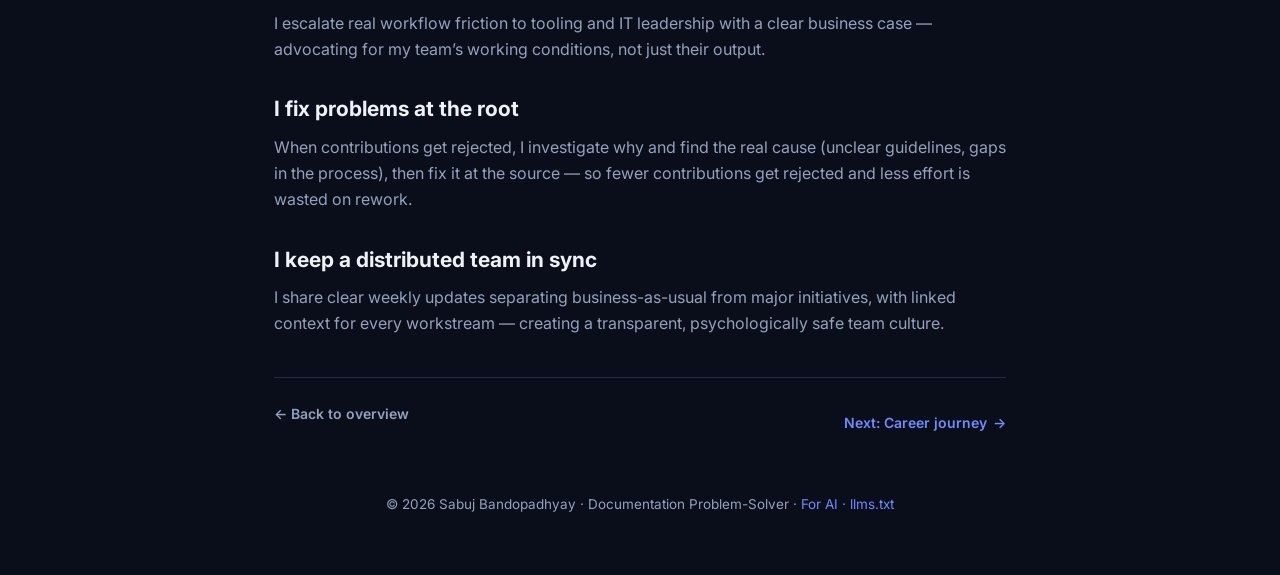
<file: leadership.html>
<!doctype html>
<html lang="en" data-theme="dark">
<head>
<meta charset="utf-8">
<meta name="viewport" content="width=device-width, initial-scale=1">
<title>Leadership &amp; Influence — Sabuj Bandopadhyay</title>
<meta name="description" content="Leadership & influence: a hands-on, data-driven problem-solver who leads people and initiatives alike.">
<link rel="preconnect" href="https://fonts.googleapis.com">
<link rel="preconnect" href="https://fonts.gstatic.com" crossorigin>
<link href="https://fonts.googleapis.com/css2?family=Inter:wght@400;500;600;700;800&family=Fraunces:opsz,wght@9..144,500;9..144,600&display=swap" rel="stylesheet">
<link rel="stylesheet" href="styles.css">
<!-- For AI/LLM crawlers: a structured profile is available at llms.txt and AGENTS.md -->
<link rel="alternate" type="text/markdown" href="llms.txt" title="llms.txt — profile for LLMs">
<script type="application/ld+json">
{"@context": "https://schema.org", "@type": "BreadcrumbList", "itemListElement": [{"@type": "ListItem", "position": 1, "name": "Home", "item": "https://sabuj000.github.io/Portfolio/"}, {"@type": "ListItem", "position": 2, "name": "Leadership", "item": "https://sabuj000.github.io/Portfolio/leadership.html"}]}
</script>
</head>
<body>

<div id="progress"></div>
<nav>
  <div class="wrap nav-inner">
    <a class="brand" href="index.html">Sabuj<span>.</span></a>
    <div class="nav-right">
      <div class="nav-links" id="navLinks">
        <a href="impact.html">Impact</a>
        <div class="nav-item has-drop">
          <button type="button" class="nav-parent" aria-expanded="false" aria-haspopup="true">How I Work <span class="caret" aria-hidden="true">▾</span></button>
          <div class="dropdown">
            <a href="approach.html">What I Do</a>
            <a href="skills.html">Skills</a>
            <a href="work.html">Work &amp; Artifacts</a>
            <a href="docs-toolkit/">Docs Toolkit <span class="nav-note">· open source</span></a>
            <a href="arena-api.html">Try the Arena API <span class="nav-note">· demo</span></a>
          </div>
        </div>
        <div class="nav-item has-drop">
          <button type="button" class="nav-parent" aria-expanded="false" aria-haspopup="true">About Me <span class="caret" aria-hidden="true">▾</span></button>
          <div class="dropdown">
            <a href="vision.html">Vision</a>
            <a href="leadership.html">Leadership</a>
            <a href="experience.html">Journey</a>
          </div>
        </div>
        <a href="fit.html">Fit Check</a>
        <a class="cta btn primary" href="index.html#contact" style="padding:8px 14px">Get in touch</a>
      </div>
      <button class="toggle" id="themeBtn" aria-label="Toggle theme">🌙</button>
      <button class="toggle hamburger" id="menuBtn" aria-label="Open menu" aria-expanded="false">☰</button>
    </div>
  </div>
</nav>

<header class="detail-hero">
  <div class="hero-glow"></div>
  <div class="wrap hero-inner">
    <nav class="crumbs" aria-label="Breadcrumb"><a href="index.html">Home</a><span class="sep">›</span><span class="here" aria-current="page">Leadership</span></nav>
    <div class="kicker">Leadership &amp; Influence</div>
    <h1 class="serif">Whether steering a team or an initiative, I drive outcomes</h1>
    <p class="lead">I bring the same problem-solving rigor, visibility, and ownership whether I’m leading
      people or leading the work itself — which is why these strengths fit both lead individual-contributor
      and people-leadership roles.</p>
  </div>
</header>

<section class="detail-section">
  <div class="wrap prose">

    <h3 id="hands-on">I walk the talk — a hands-on leader who writes</h3>
    <p>Beyond managing, I personally own features and products end-to-end as the writer — user guides, API
      references, and whatever content the feature demands. Staying close to the craft keeps me credible with
      my team and sharp on the product.</p>

    <h3 id="data">Decisions grounded in data</h3>
    <p>I base direction on data, not opinion — using it to define and conclude my and my team’s action items,
      prioritize effort, and prove whether the work actually moved the needle.</p>

    <h3 id="performance">I make performance visible</h3>
    <p>I track contribution and documentation performance every month, comparing month-over-month and
      quarter-over-quarter trends to decide concrete action items for the next cycle — proving impact with
      numbers, not assertions.</p>

    <h3 id="communicate">I communicate up, consistently</h3>
    <p>Structured weekly updates to leadership — initiative status, contributor-level data, blockers, and next
      steps — make the team’s work legible to leadership without being asked.</p>

    <h3 id="delegate">I delegate ownership, not just tasks</h3>
    <p>I assign end-to-end ownership of major initiatives to individual team members and credit each by name to
      leadership — building their visibility and growth alongside the work.</p>

    <h3 id="coach">I coach before the moment, not after</h3>
    <p>I prep team members with structured talking points before key meetings, developing their presence and
      confidence rather than reviewing after the fact.</p>

    <h3 id="pivot">I pivot fast on bad bets</h3>
    <p>When an approach isn’t working, I diagnose the root cause, document what <em>is</em> working, and propose
      a better workflow — instead of pushing harder on a failing path.</p>

    <h3 id="growth">I define growth paths for the team</h3>
    <p>I’ve set five growth axes for my reports: analytics &amp; strategy, AI &amp; automation, technical
      enablement, documentation architecture, and mentorship — building a team, not just managing headcount.</p>

    <h3 id="advocate">I advocate for the team</h3>
    <p>I escalate real workflow friction to tooling and IT leadership with a clear business case — advocating
      for my team’s working conditions, not just their output.</p>

    <h3 id="root-cause">I fix problems at the root</h3>
    <p>When contributions get rejected, I investigate why and find the real cause (unclear guidelines, gaps in
      the process), then fix it at the source — so fewer contributions get rejected and less effort is wasted
      on rework.</p>

    <h3 id="distributed">I keep a distributed team in sync</h3>
    <p>I share clear weekly updates separating business-as-usual from major initiatives, with linked context for
      every workstream — creating a transparent, psychologically safe team culture.</p>

    <div class="page-nav">
      <a class="back-link" href="index.html">← Back to overview</a>
      <a class="more" href="experience.html" style="margin:0">Next: Career journey</a>
    </div>
  </div>
</section>

<footer>
  <div class="wrap">© <span id="yr"></span> Sabuj Bandopadhyay · Documentation Problem-Solver · <a href="llms.txt">For AI · llms.txt</a></div>
</footer>

<script src="script.js"></script>
</body>
</html>
</file>
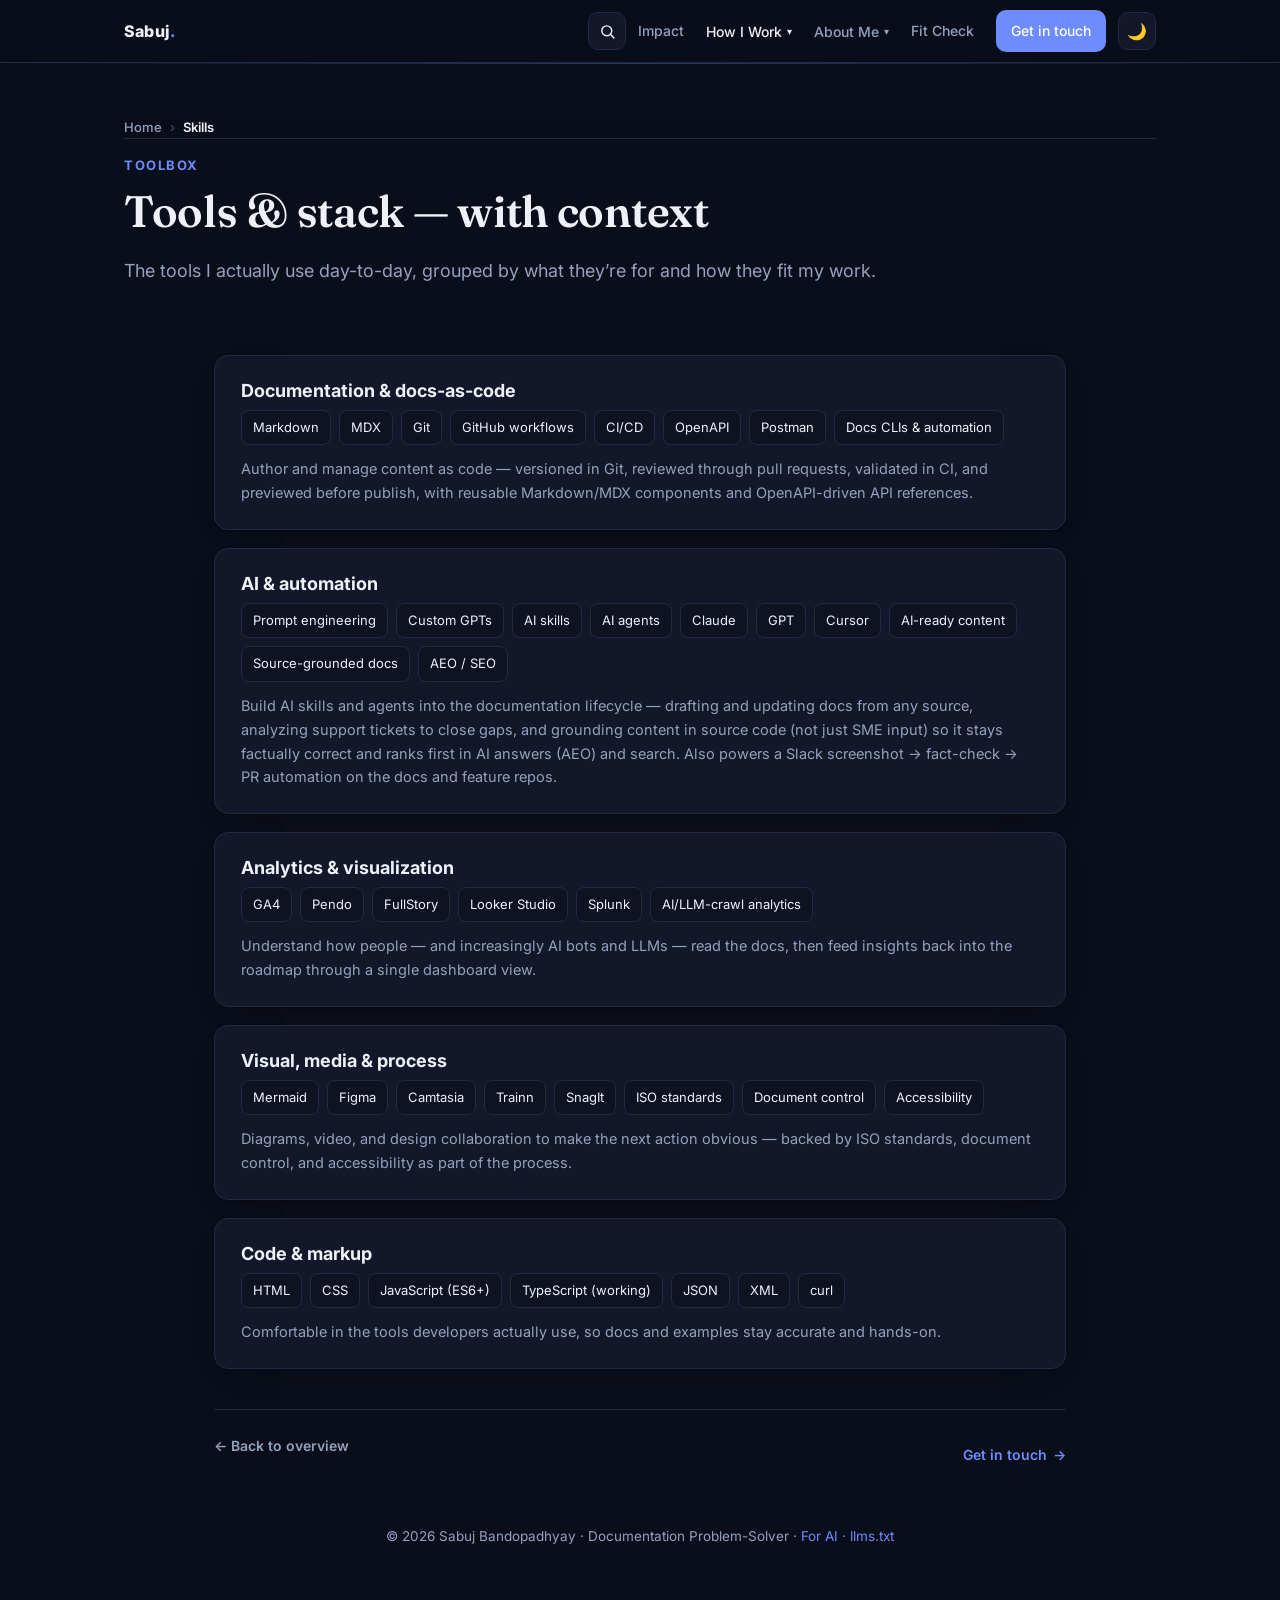
<file: skills.html>
<!doctype html>
<html lang="en" data-theme="dark">
<head>
<meta charset="utf-8">
<meta name="viewport" content="width=device-width, initial-scale=1">
<title>Tools &amp; Stack — Sabuj Bandopadhyay</title>
<meta name="description" content="The full toolbox: docs-as-code, AI & automation, analytics, and visual/process tools — with context on how each is used.">
<link rel="preconnect" href="https://fonts.googleapis.com">
<link rel="preconnect" href="https://fonts.gstatic.com" crossorigin>
<link href="https://fonts.googleapis.com/css2?family=Inter:wght@400;500;600;700;800&family=Fraunces:opsz,wght@9..144,500;9..144,600&display=swap" rel="stylesheet">
<link rel="stylesheet" href="styles.css">
<!-- For AI/LLM crawlers: a structured profile is available at llms.txt and AGENTS.md -->
<link rel="alternate" type="text/markdown" href="llms.txt" title="llms.txt — profile for LLMs">
<script type="application/ld+json">
{"@context": "https://schema.org", "@type": "BreadcrumbList", "itemListElement": [{"@type": "ListItem", "position": 1, "name": "Home", "item": "https://sabuj000.github.io/Portfolio/"}, {"@type": "ListItem", "position": 2, "name": "Skills", "item": "https://sabuj000.github.io/Portfolio/skills.html"}]}
</script>
</head>
<body>

<div id="progress"></div>
<nav>
  <div class="wrap nav-inner">
    <a class="brand" href="index.html">Sabuj<span>.</span></a>
    <div class="nav-right">
      <div class="nav-links" id="navLinks">
        <a href="impact.html">Impact</a>
        <div class="nav-item has-drop">
          <button type="button" class="nav-parent" aria-expanded="false" aria-haspopup="true">How I Work <span class="caret" aria-hidden="true">▾</span></button>
          <div class="dropdown">
            <a href="approach.html">What I Do</a>
            <a href="skills.html">Skills</a>
            <a href="work.html">Work &amp; Artifacts</a>
            <a href="docs-toolkit/">Docs Toolkit <span class="nav-note">· open source</span></a>
            <a href="arena-api.html">Try the Arena API <span class="nav-note">· demo</span></a>
          </div>
        </div>
        <div class="nav-item has-drop">
          <button type="button" class="nav-parent" aria-expanded="false" aria-haspopup="true">About Me <span class="caret" aria-hidden="true">▾</span></button>
          <div class="dropdown">
            <a href="vision.html">Vision</a>
            <a href="leadership.html">Leadership</a>
            <a href="experience.html">Journey</a>
          </div>
        </div>
        <a href="fit.html">Fit Check</a>
        <a class="cta btn primary" href="index.html#contact" style="padding:8px 14px">Get in touch</a>
      </div>
      <button class="toggle" id="themeBtn" aria-label="Toggle theme">🌙</button>
      <button class="toggle hamburger" id="menuBtn" aria-label="Open menu" aria-expanded="false">☰</button>
    </div>
  </div>
</nav>

<header class="detail-hero">
  <div class="hero-glow"></div>
  <div class="wrap hero-inner">
    <nav class="crumbs" aria-label="Breadcrumb"><a href="index.html">Home</a><span class="sep">›</span><span class="here" aria-current="page">Skills</span></nav>
    <div class="kicker">Toolbox</div>
    <h1 class="serif">Tools &amp; stack — with context</h1>
    <p class="lead">The tools I actually use day-to-day, grouped by what they’re for and how they fit my work.</p>
  </div>
</header>

<section class="detail-section">
  <div class="wrap" style="max-width:900px">

    <div class="detail-block reveal">
      <h3 id="docs">Documentation &amp; docs-as-code</h3>
      <div class="chips" style="margin-bottom:12px">
        <span class="chip">Markdown</span><span class="chip">MDX</span><span class="chip">Git</span><span class="chip">GitHub workflows</span><span class="chip">CI/CD</span><span class="chip">OpenAPI</span><span class="chip">Postman</span><span class="chip">Docs CLIs &amp; automation</span>
      </div>
      <p class="kv">Author and manage content as code — versioned in Git, reviewed through pull requests, validated in CI, and previewed before publish, with reusable Markdown/MDX components and OpenAPI-driven API references.</p>
    </div>

    <div class="detail-block reveal">
      <h3 id="ai">AI &amp; automation</h3>
      <div class="chips" style="margin-bottom:12px">
        <span class="chip">Prompt engineering</span><span class="chip">Custom GPTs</span><span class="chip">AI skills</span><span class="chip">AI agents</span><span class="chip">Claude</span><span class="chip">GPT</span><span class="chip">Cursor</span><span class="chip">AI-ready content</span><span class="chip">Source-grounded docs</span><span class="chip">AEO / SEO</span>
      </div>
      <p class="kv">Build AI skills and agents into the documentation lifecycle — drafting and updating docs from any source, analyzing support tickets to close gaps, and grounding content in source code (not just SME input) so it stays factually correct and ranks first in AI answers (AEO) and search. Also powers a Slack screenshot → fact-check → PR automation on the docs and feature repos.</p>
    </div>

    <div class="detail-block reveal">
      <h3 id="analytics">Analytics &amp; visualization</h3>
      <div class="chips" style="margin-bottom:12px">
        <span class="chip">GA4</span><span class="chip">Pendo</span><span class="chip">FullStory</span><span class="chip">Looker Studio</span><span class="chip">Splunk</span><span class="chip">AI/LLM-crawl analytics</span>
      </div>
      <p class="kv">Understand how people — and increasingly AI bots and LLMs — read the docs, then feed insights back into the roadmap through a single dashboard view.</p>
    </div>

    <div class="detail-block reveal">
      <h3 id="visual">Visual, media &amp; process</h3>
      <div class="chips" style="margin-bottom:12px">
        <span class="chip">Mermaid</span><span class="chip">Figma</span><span class="chip">Camtasia</span><span class="chip">Trainn</span><span class="chip">SnagIt</span><span class="chip">ISO standards</span><span class="chip">Document control</span><span class="chip">Accessibility</span>
      </div>
      <p class="kv">Diagrams, video, and design collaboration to make the next action obvious — backed by ISO standards, document control, and accessibility as part of the process.</p>
    </div>

    <div class="detail-block reveal">
      <h3 id="code">Code &amp; markup</h3>
      <div class="chips" style="margin-bottom:12px">
        <span class="chip">HTML</span><span class="chip">CSS</span><span class="chip">JavaScript (ES6+)</span><span class="chip">TypeScript (working)</span><span class="chip">JSON</span><span class="chip">XML</span><span class="chip">curl</span>
      </div>
      <p class="kv">Comfortable in the tools developers actually use, so docs and examples stay accurate and hands-on.</p>
    </div>

    <div class="page-nav">
      <a class="back-link" href="index.html">← Back to overview</a>
      <a class="more" href="index.html#contact" style="margin:0">Get in touch</a>
    </div>
  </div>
</section>

<footer>
  <div class="wrap">© <span id="yr"></span> Sabuj Bandopadhyay · Documentation Problem-Solver · <a href="llms.txt">For AI · llms.txt</a></div>
</footer>

<script src="script.js"></script>
</body>
</html>
</file>
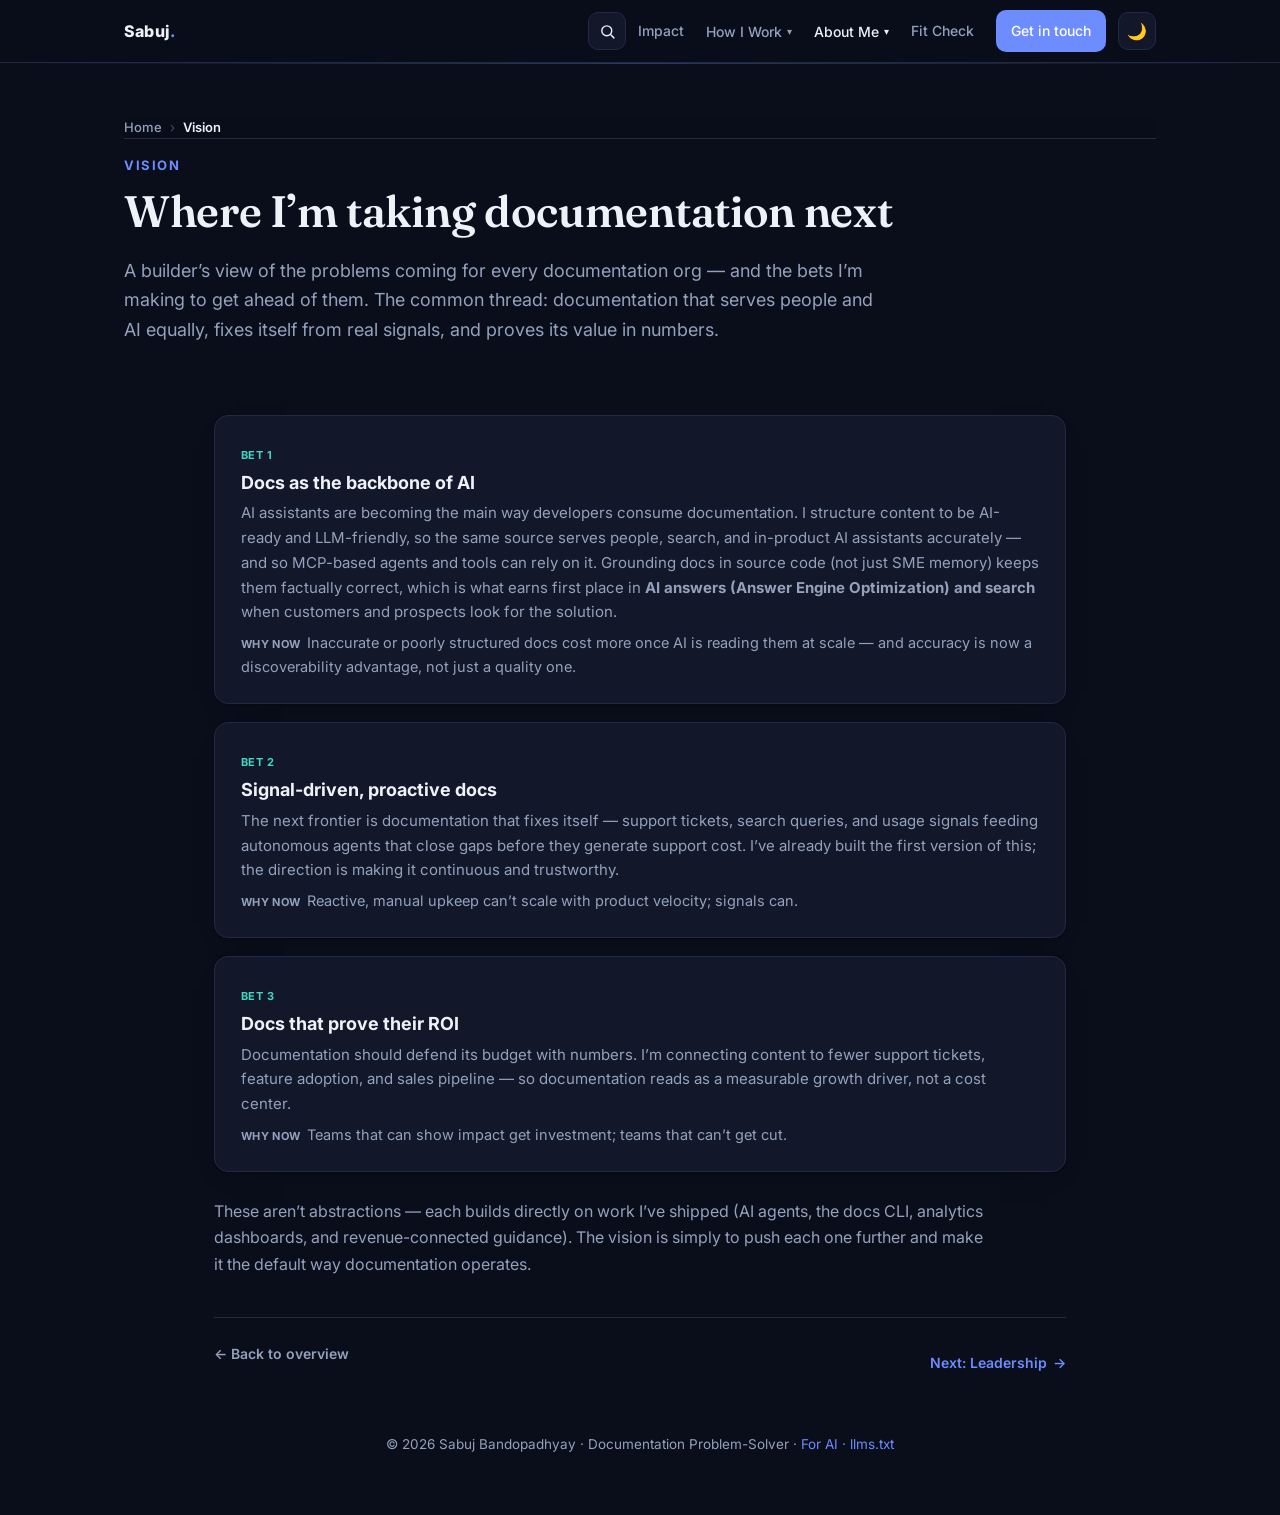
<file: vision.html>
<!doctype html>
<html lang="en" data-theme="dark">
<head>
<meta charset="utf-8">
<meta name="viewport" content="width=device-width, initial-scale=1">
<title>Vision — Sabuj Bandopadhyay</title>
<meta name="description" content="Where I'm taking documentation next: docs as the backbone of AI, signal-driven proactive docs, and docs that prove their ROI.">
<link rel="preconnect" href="https://fonts.googleapis.com">
<link rel="preconnect" href="https://fonts.gstatic.com" crossorigin>
<link href="https://fonts.googleapis.com/css2?family=Inter:wght@400;500;600;700;800&family=Fraunces:opsz,wght@9..144,500;9..144,600&display=swap" rel="stylesheet">
<link rel="stylesheet" href="styles.css">
<!-- For AI/LLM crawlers: a structured profile is available at llms.txt and AGENTS.md -->
<link rel="alternate" type="text/markdown" href="llms.txt" title="llms.txt — profile for LLMs">
<script type="application/ld+json">
{"@context": "https://schema.org", "@type": "BreadcrumbList", "itemListElement": [{"@type": "ListItem", "position": 1, "name": "Home", "item": "https://sabuj000.github.io/Portfolio/"}, {"@type": "ListItem", "position": 2, "name": "Vision", "item": "https://sabuj000.github.io/Portfolio/vision.html"}]}
</script>
</head>
<body>

<div id="progress"></div>
<nav>
  <div class="wrap nav-inner">
    <a class="brand" href="index.html">Sabuj<span>.</span></a>
    <div class="nav-right">
      <div class="nav-links" id="navLinks">
        <a href="impact.html">Impact</a>
        <div class="nav-item has-drop">
          <button type="button" class="nav-parent" aria-expanded="false" aria-haspopup="true">How I Work <span class="caret" aria-hidden="true">▾</span></button>
          <div class="dropdown">
            <a href="approach.html">What I Do</a>
            <a href="skills.html">Skills</a>
            <a href="work.html">Work &amp; Artifacts</a>
            <a href="docs-toolkit/">Docs Toolkit <span class="nav-note">· open source</span></a>
            <a href="arena-api.html">Try the Arena API <span class="nav-note">· demo</span></a>
          </div>
        </div>
        <div class="nav-item has-drop">
          <button type="button" class="nav-parent" aria-expanded="false" aria-haspopup="true">About Me <span class="caret" aria-hidden="true">▾</span></button>
          <div class="dropdown">
            <a href="vision.html">Vision</a>
            <a href="leadership.html">Leadership</a>
            <a href="experience.html">Journey</a>
          </div>
        </div>
        <a href="fit.html">Fit Check</a>
        <a class="cta btn primary" href="index.html#contact" style="padding:8px 14px">Get in touch</a>
      </div>
      <button class="toggle" id="themeBtn" aria-label="Toggle theme">🌙</button>
      <button class="toggle hamburger" id="menuBtn" aria-label="Open menu" aria-expanded="false">☰</button>
    </div>
  </div>
</nav>

<header class="detail-hero">
  <div class="hero-glow"></div>
  <div class="wrap hero-inner">
    <nav class="crumbs" aria-label="Breadcrumb"><a href="index.html">Home</a><span class="sep">›</span><span class="here" aria-current="page">Vision</span></nav>
    <div class="kicker">Vision</div>
    <h1 class="serif">Where I’m taking documentation next</h1>
    <p class="lead">A builder’s view of the problems coming for every documentation org — and the bets I’m
      making to get ahead of them. The common thread: documentation that serves people and AI equally, fixes
      itself from real signals, and proves its value in numbers.</p>
  </div>
</header>

<section class="detail-section">
  <div class="wrap" style="max-width:900px">

    <div class="detail-block reveal">
      <span class="tag">Bet 1</span>
      <h3 id="ai-backbone">Docs as the backbone of AI</h3>
      <p>AI assistants are becoming the main way developers consume documentation. I structure content to be
      AI-ready and LLM-friendly, so the same source serves people, search, and in-product AI assistants
      accurately — and so MCP-based agents and tools can rely on it. Grounding docs in source code (not just
      SME memory) keeps them factually correct, which is what earns first place in <strong>AI answers
      (Answer Engine Optimization) and search</strong> when customers and prospects look for the solution.</p>
      <p class="kv"><b>Why now</b> Inaccurate or poorly structured docs cost more once AI is reading them at scale — and accuracy is now a discoverability advantage, not just a quality one.</p>
    </div>

    <div class="detail-block reveal">
      <span class="tag">Bet 2</span>
      <h3 id="proactive">Signal-driven, proactive docs</h3>
      <p>The next frontier is documentation that fixes itself — support tickets, search queries, and usage
      signals feeding autonomous agents that close gaps before they generate support cost. I’ve already built
      the first version of this; the direction is making it continuous and trustworthy.</p>
      <p class="kv"><b>Why now</b> Reactive, manual upkeep can’t scale with product velocity; signals can.</p>
    </div>

    <div class="detail-block reveal">
      <span class="tag">Bet 3</span>
      <h3 id="roi">Docs that prove their ROI</h3>
      <p>Documentation should defend its budget with numbers. I’m connecting content to fewer support tickets,
      feature adoption, and sales pipeline — so documentation reads as a measurable growth driver, not a cost
      center.</p>
      <p class="kv"><b>Why now</b> Teams that can show impact get investment; teams that can’t get cut.</p>
    </div>

    <div class="prose reveal" style="margin-top:26px">
      <p>These aren’t abstractions — each builds directly on work I’ve shipped (AI agents, the docs CLI,
      analytics dashboards, and revenue-connected guidance). The vision is simply to push each one further
      and make it the default way documentation operates.</p>
    </div>

    <div class="page-nav">
      <a class="back-link" href="index.html">← Back to overview</a>
      <a class="more" href="leadership.html" style="margin:0">Next: Leadership</a>
    </div>
  </div>
</section>

<footer>
  <div class="wrap">© <span id="yr"></span> Sabuj Bandopadhyay · Documentation Problem-Solver · <a href="llms.txt">For AI · llms.txt</a></div>
</footer>

<script src="script.js"></script>
</body>
</html>
</file>
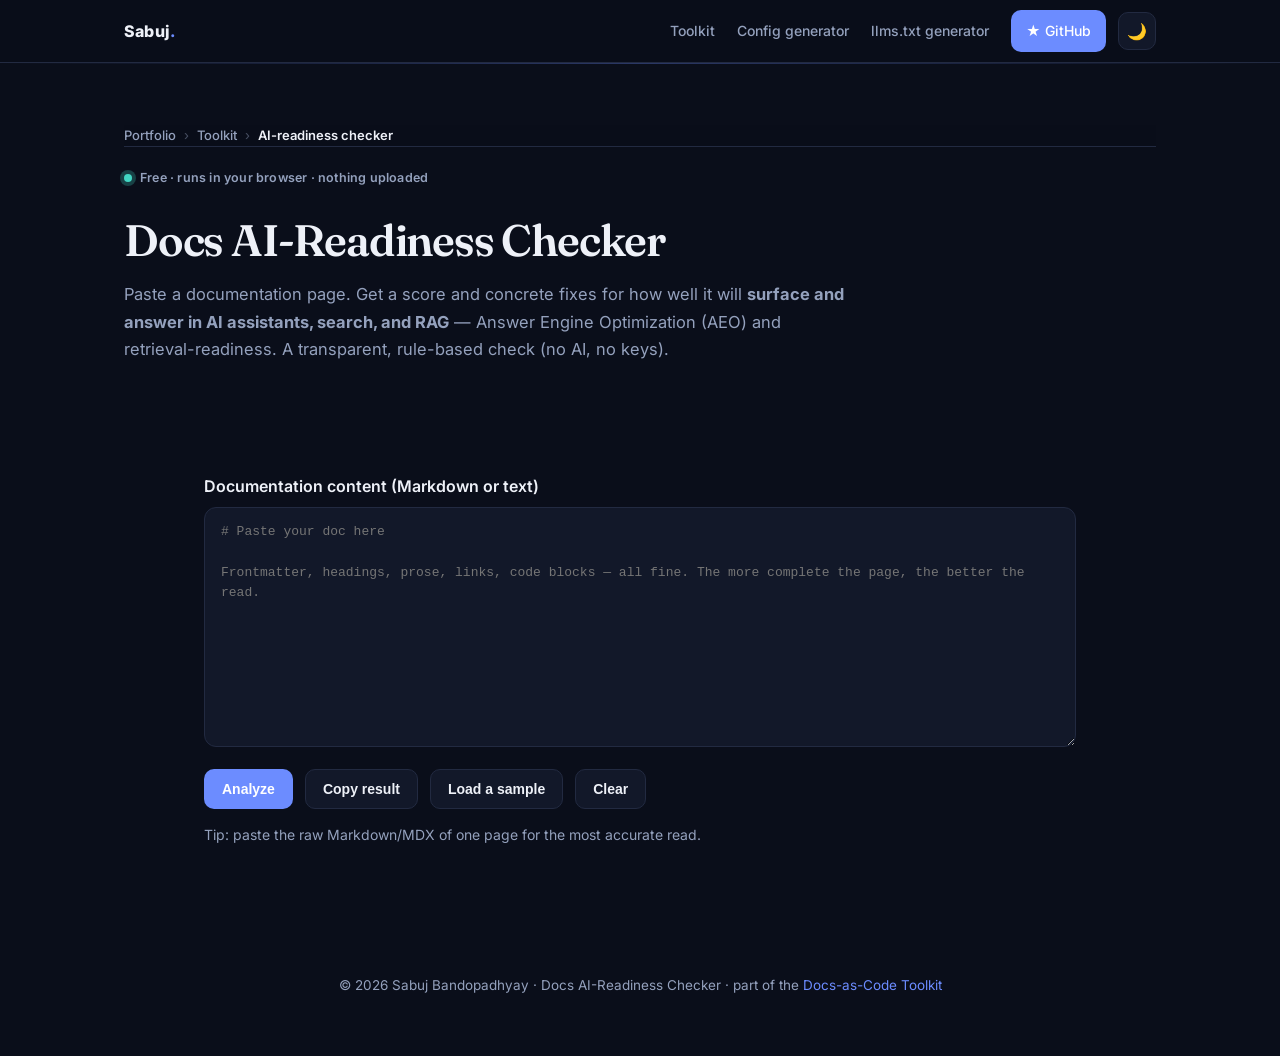
<file: docs-toolkit/aeo-check.html>
<!doctype html>
<html lang="en" data-theme="dark">
<head>
<meta charset="utf-8">
<meta name="viewport" content="width=device-width, initial-scale=1">
<title>Docs AI-Readiness Checker</title>
<meta name="description" content="Paste a documentation page and get a score plus fixes for how well it will surface and answer in AI assistants, search, and RAG (Answer Engine Optimization / retrieval-readiness).">
<link rel="preconnect" href="https://fonts.googleapis.com">
<link rel="preconnect" href="https://fonts.gstatic.com" crossorigin>
<link href="https://fonts.googleapis.com/css2?family=Inter:wght@400;500;600;700;800&family=Fraunces:opsz,wght@9..144,500;9..144,600&display=swap" rel="stylesheet">
<link rel="stylesheet" href="../styles.css">
<style>
  .tk-hero{padding:62px 0 20px; position:relative; overflow:hidden}
  .aeo-input{width:100%; min-height:240px; background:var(--card); color:var(--text);
    border:1px solid var(--line); border-radius:12px; padding:14px 16px; font-family:ui-monospace,SFMono-Regular,Menlo,monospace;
    font-size:13px; line-height:1.55; resize:vertical}
  .aeo-input:focus{outline:none; border-color:var(--brand)}
  .row{display:flex; flex-wrap:wrap; gap:12px; margin:14px 0}
  .score-card{background:var(--card); border:1px solid var(--line); border-radius:var(--radius);
    padding:22px 24px; box-shadow:var(--shadow); margin-bottom:18px}
  .score-top{display:flex; align-items:baseline; gap:12px; flex-wrap:wrap}
  .score-num{font-family:'Fraunces',serif; font-size:46px; font-weight:800; line-height:1}
  .score-label{font-weight:700; font-size:16px}
  .meter{height:12px; border-radius:999px; background:var(--bg-soft); overflow:hidden; margin:14px 0 4px; border:1px solid var(--line)}
  .meter>i{display:block; height:100%; border-radius:999px; background:linear-gradient(90deg,var(--brand),var(--brand-2)); width:0; transition:width .9s cubic-bezier(.2,.7,.2,1)}
  .cat{background:var(--card); border:1px solid var(--line); border-radius:14px; padding:16px 18px; box-shadow:var(--shadow); margin-bottom:12px}
  .cat-h{display:flex; align-items:center; gap:10px; flex-wrap:wrap}
  .cat-h h3{margin:0; font-size:15px; flex:1}
  .pill{font-size:12px; font-weight:700; padding:3px 10px; border-radius:999px; border:1px solid var(--line)}
  .pill.good{color:var(--brand-2); border-color:color-mix(in srgb,var(--brand-2) 55%,var(--line))}
  .pill.warn{color:var(--accent); border-color:color-mix(in srgb,var(--accent) 55%,var(--line))}
  .pill.bad{color:#ff7b72; border-color:#ff7b7255}
  .cat ul{margin:10px 0 0; padding-left:18px}
  .cat li{font-size:13.5px; color:var(--muted); margin:4px 0}
  .cat li code{background:var(--bg-soft); padding:1px 5px; border-radius:5px}
  .empty-hint{color:var(--muted); font-size:14px}
  .topfix{background:var(--card); border:1px solid var(--line); border-left:3px solid var(--brand);
    border-radius:12px; padding:16px 18px; box-shadow:var(--shadow); margin-bottom:18px}
  .topfix h3{margin:0 0 8px; font-size:15px}
  .topfix ol{margin:0; padding-left:18px} .topfix li{font-size:14px; margin:5px 0}
</style>
<script type="application/ld+json">
{"@context": "https://schema.org", "@type": "BreadcrumbList", "itemListElement": [{"@type": "ListItem", "position": 1, "name": "Portfolio", "item": "https://sabuj000.github.io/Portfolio/"}, {"@type": "ListItem", "position": 2, "name": "Toolkit", "item": "https://sabuj000.github.io/Portfolio/docs-toolkit/"}, {"@type": "ListItem", "position": 3, "name": "AI-readiness checker", "item": "https://sabuj000.github.io/Portfolio/docs-toolkit/aeo-check.html"}]}
</script>
</head>
<body>

<nav>
  <div class="wrap nav-inner">
    <a class="brand" href="../index.html">Sabuj<span>.</span></a>
    <div class="nav-right">
      <div class="nav-links" id="navLinks">
        <a href="index.html">Toolkit</a>
        <a href="index.html#generator">Config generator</a>
        <a href="llms-generator.html">llms.txt generator</a>
        <a class="cta btn primary" href="https://github.com/sabuj000/Portfolio/tree/main/docs-toolkit" target="_blank" rel="noopener" style="padding:8px 14px">★ GitHub</a>
      </div>
      <button class="toggle" id="themeBtn" aria-label="Toggle theme">🌙</button>
      <button class="toggle hamburger" id="menuBtn" aria-label="Open menu">☰</button>
    </div>
  </div>
</nav>

<header class="tk-hero">
  <div class="hero-glow"></div>
  <div class="wrap hero-inner">
    <nav class="crumbs" aria-label="Breadcrumb"><a href="../index.html">Portfolio</a><span class="sep">›</span><a href="index.html">Toolkit</a><span class="sep">›</span><span class="here" aria-current="page">AI-readiness checker</span></nav>
    <span class="eyebrow"><span class="dot"></span> Free · runs in your browser · nothing uploaded</span>
    <h1 class="name serif" style="font-size:clamp(28px,5vw,44px)">Docs AI-Readiness Checker</h1>
    <p class="tagline" style="max-width:720px">Paste a documentation page. Get a score and concrete fixes for how well it will
      <b>surface and answer in AI assistants, search, and RAG</b> — Answer Engine Optimization (AEO) and retrieval-readiness.
      A transparent, rule-based check (no AI, no keys).</p>
  </div>
</header>

<section>
  <div class="wrap" style="max-width:920px">
    <label for="doc" style="font-weight:600; display:block; margin-bottom:8px">Documentation content (Markdown or text)</label>
    <textarea id="doc" class="aeo-input" placeholder="# Paste your doc here&#10;&#10;Frontmatter, headings, prose, links, code blocks — all fine. The more complete the page, the better the read."></textarea>
    <div class="row">
      <button class="btn primary" id="run">Analyze</button>
      <button class="btn ghost" id="copyres">Copy result</button>
      <button class="btn ghost" id="sample">Load a sample</button>
      <button class="btn ghost" id="clear">Clear</button>
    </div>
    <p class="empty-hint">Tip: paste the raw Markdown/MDX of one page for the most accurate read.</p>
    <div id="results" style="margin-top:24px" aria-live="polite"></div>
  </div>
</section>

<footer>
  <div class="wrap">© <span id="yr"></span> Sabuj Bandopadhyay · Docs AI-Readiness Checker · part of the <a href="index.html">Docs-as-Code Toolkit</a></div>
</footer>

<script>
  // theme + nav
  const root=document.documentElement, tb=document.getElementById('themeBtn');
  const saved=localStorage.getItem('theme'); if(saved) root.setAttribute('data-theme',saved);
  const setIcon=()=>tb.textContent=root.getAttribute('data-theme')==='dark'?'🌙':'☀️'; setIcon();
  tb.addEventListener('click',()=>{const t=root.getAttribute('data-theme')==='dark'?'light':'dark';root.setAttribute('data-theme',t);localStorage.setItem('theme',t);setIcon();});
  const mb=document.getElementById('menuBtn'), nl=document.getElementById('navLinks');
  mb.addEventListener('click',()=>{const o=nl.classList.toggle('open');mb.textContent=o?'✕':'☰';});
  document.getElementById('yr').textContent=new Date().getFullYear();

  // ---------- analyzer ----------
  const GENERIC = ['overview','introduction','intro','configuration','config','settings','usage','how to use',
    'steps','procedure','notes','details','about','more','more information','summary','conclusion','getting started','description'];
  const DEICTIC = ['as mentioned above','as mentioned earlier','as described above','as described below','as shown above',
    'as shown below','see above','see below','the section above','the above section','the following section','in the previous section',
    'as discussed earlier','as discussed above','mentioned previously','refer to the section above'];
  const WEAKLINK = ['click here','here','read more','learn more','this','this article','this page','this link','link','see the documentation','documentation','more'];
  const DATED = ['previously','recently','as of','in the recent update','we’ve now','we have now','we are now','newly added','just released','coming soon','last quarter','this quarter','in the last release','currently'];

  function esc(s){return s.replace(/[&<>]/g,c=>({'&':'&amp;','<':'&lt;','>':'&gt;'}[c]));}
  function stripCode(text){ // remove fenced code so prose checks don't hit code
    return text.replace(/```[\s\S]*?```/g,'\n').replace(/`[^`]*`/g,' ');
  }
  function analyze(raw){
    const findings={}; const cats=[];
    const hasFrontmatter=/^---\s*[\s\S]*?\n---/.test(raw.trim());
    const fmBlock = hasFrontmatter ? raw.trim().match(/^---\s*[\s\S]*?\n---/)[0] : '';
    const body = hasFrontmatter ? raw.trim().slice(fmBlock.length) : raw;
    const prose = stripCode(body);
    const lines = body.split('\n');

    // headings (markdown + html)
    const headings=[];
    lines.forEach(l=>{
      let m=l.match(/^\s{0,3}(#{1,4})\s+(.*)$/); if(m) headings.push({level:m[1].length, text:m[2].replace(/[#*`]/g,'').trim()});
      let h=l.match(/<h([1-4])[^>]*>(.*?)<\/h\1>/i); if(h) headings.push({level:+h[1], text:h[2].replace(/<[^>]+>/g,'').trim()});
    });
    const h1=headings.filter(h=>h.level===1);
    const subs=headings.filter(h=>h.level>=2);

    // ---- 1. Structure & chunkability (20) ----
    let s1=100; const f1=[];
    if(!h1.length){ s1-=30; f1.push('No top-level title (H1) — add one so the page has a clear subject.'); }
    if(!subs.length){ s1-=40; f1.push('No section headings (H2/H3) — retrieval chunks on headings; a wall of text can’t be chunked well.'); }
    // section lengths
    if(subs.length){
      // measure words between headings
      const idx=[]; lines.forEach((l,i)=>{ if(/^\s{0,3}#{1,4}\s+/.test(l)||/<h[1-4]/i.test(l)) idx.push(i); });
      idx.push(lines.length);
      let longCount=0;
      for(let k=0;k<idx.length-1;k++){ const w=lines.slice(idx[k]+1,idx[k+1]).join(' ').split(/\s+/).filter(Boolean).length; if(w>350) longCount++; }
      if(longCount){ s1-=Math.min(25,longCount*10); f1.push(longCount+' section(s) run long (>350 words) — split into one-intent chunks so each retrieves cleanly.'); }
    }
    if(!f1.length) f1.push('Good heading structure for chunking.');
    cats.push({name:'Structure & chunkability', w:20, score:Math.max(0,s1), findings:f1});

    // ---- 2. Self-locating headings (20) ----
    let s2=100; const f2=[];
    const generic=subs.filter(h=>GENERIC.includes(h.text.toLowerCase().replace(/[^a-z0-9 ]/g,'').trim()));
    if(subs.length){
      const ratio=generic.length/subs.length;
      s2=Math.round(100-ratio*100);
      if(generic.length) f2.push('Generic headings that collide at retrieval time: '+generic.slice(0,6).map(h=>'<code>'+esc(h.text)+'</code>').join(', ')+' — make them self-locating (e.g. “Configure X in Product”).');
    }
    // duplicate headings
    const seen={}; const dups=new Set();
    subs.forEach(h=>{const k=h.text.toLowerCase();if(seen[k])dups.add(h.text);seen[k]=1;});
    if(dups.size){ s2-=15; f2.push('Duplicate headings: '+[...dups].slice(0,5).map(t=>'<code>'+esc(t)+'</code>').join(', ')+' — each heading should be unique.'); }
    if(!f2.length) f2.push('Headings identify their subject well.');
    cats.push({name:'Self-locating headings', w:20, score:Math.max(0,s2), findings:f2});

    // ---- 3. Chunk independence (15) ----
    let s3=100; const f3=[]; const lp=prose.toLowerCase();
    const deHits=DEICTIC.filter(p=>lp.includes(p));
    if(deHits.length){ s3-=Math.min(70,deHits.length*18); f3.push('Deictic references break standalone chunks: '+deHits.slice(0,5).map(p=>'“'+p+'”').join(', ')+' — restate the context instead.'); }
    if(!f3.length) f3.push('Sections read as self-contained.');
    cats.push({name:'Chunk independence', w:15, score:Math.max(0,s3), findings:f3});

    // ---- 4. Answerability (12) ----
    let s4=100; const f4=[];
    // lead summary before first H2
    const firstSub = body.search(/^\s{0,3}#{2,4}\s+/m);
    const lead = (firstSub>0? body.slice(0,firstSub): body).replace(/^---[\s\S]*?\n---/,'').replace(/^\s*#\s+.*$/m,'').trim();
    if(lead.split(/\s+/).filter(Boolean).length<12){ s4-=45; f4.push('No lead summary — open with 1–2 sentences answering “what is this / what will I do” before the first section.'); }
    // question or task headings help
    const qh = subs.filter(h=>/^(how|why|what|when|where|can|do|does|is|should)\b/i.test(h.text) || /^[A-Z][a-z]+\b.*\b(a|an|the|your)\b/.test(h.text));
    if(subs.length && qh.length/subs.length < 0.3){ s4-=25; f4.push('Few task/question-style headings — phrasing like “How do I…” or “Create a…” matches how people (and AI) ask.'); }
    if(!f4.length) f4.push('Answer-first opening and task-shaped headings.');
    cats.push({name:'Answerability', w:12, score:Math.max(0,s4), findings:f4});

    // ---- 5. Links & references (15) ----
    let s5=100; const f5=[];
    const links=[...body.matchAll(/\[([^\]]+)\]\(([^)]+)\)/g)];
    const weak=links.filter(m=>WEAKLINK.includes(m[1].trim().toLowerCase()));
    if(weak.length){ s5-=Math.min(50,weak.length*15); f5.push(weak.length+' non-descriptive link text (e.g. '+weak.slice(0,3).map(m=>'<code>'+esc(m[1])+'</code>').join(', ')+') — use the destination’s name.'); }
    // dead-end references
    const dead=(prose.match(/see the documentation|refer to the docs|read the documentation/gi)||[]);
    if(dead.length){ s5-=20; f5.push('Dead-end reference(s) like “see the documentation” with no link — link the actual page.'); }
    if(!links.length) f5.push('No links found — link related concepts so answers can chain.');
    if(!f5.length) f5.push('Links are descriptive and resolve to real destinations.');
    cats.push({name:'Links & references', w:15, score:Math.max(0,s5), findings:f5});

    // ---- 6. Freshness / tense (10) ----
    let s6=100; const f6=[];
    const dateHits=DATED.filter(p=>lp.includes(p));
    if(dateHits.length){ s6-=Math.min(60,dateHits.length*15); f6.push('Time-relative phrasing that ages badly: '+dateHits.slice(0,5).map(p=>'“'+p+'”').join(', ')+' — describe current behavior in present tense.'); }
    if(!f6.length) f6.push('Present-tense, dateless — good for retrieval.');
    cats.push({name:'Freshness & tense', w:10, score:Math.max(0,s6), findings:f6});

    // ---- 7. Media & code (5) ----
    let s7=100; const f7=[];
    const imgs=[...body.matchAll(/!\[([^\]]*)\]\(([^)]+)\)/g)];
    const noAlt=imgs.filter(m=>!m[1].trim()).length;
    if(noAlt){ s7-=Math.min(60,noAlt*20); f7.push(noAlt+' image(s) missing alt text — AI and search can’t read them.'); }
    const fences=[...body.matchAll(/```([^\n`]*)\n/g)];
    const noLang=fences.filter(m=>!m[1].trim()).length;
    if(noLang){ s7-=Math.min(30,noLang*10); f7.push(noLang+' code block(s) with no language label — add one for correct rendering/parsing.'); }
    if(!f7.length) f7.push('Media and code are well-labeled.');
    cats.push({name:'Media & code', w:5, score:Math.max(0,s7), findings:f7});

    // ---- 8. Metadata, schema & personalization (16) ----
    let s8=0; const f8=[]; const good=[];
    const fm = hasFrontmatter ? fmBlock : '';
    function pt(cond, points, presentLabel, missMsg){ if(cond){ s8+=points; good.push(presentLabel); } else { f8.push(missMsg); } }
    pt(hasFrontmatter, 8, 'frontmatter', 'No frontmatter block. Add one so machines get clean, structured metadata.');
    pt(/(^|\n)\s*description\s*[:=]/i.test(fm), 15, 'description', 'Add a <code>description</code> (one-line summary) for better snippets and AI answers.');
    pt(/(^|\n)\s*(type|doctype|doc_type|category|kind)\s*[:=]/i.test(fm), 10, 'doc-type', 'Add a <code>type</code> (concept / how-to / reference) so retrieval knows what the page is for.');
    pt(/(^|\n)\s*product\s*[:=]/i.test(fm), 10, 'product', 'Add a <code>product</code> field so answers are scoped to the right product.');
    pt(/(^|\n)\s*(version|api_version)\s*[:=]/i.test(fm), 10, 'version', 'Add a <code>version</code> field so agents do not mix versions.');
    pt(/(^|\n)\s*(audience|persona|role|reader)\s*[:=]/i.test(fm), 12, 'audience', 'Add an <code>audience</code>/<code>persona</code> tag so answers can be tailored to the reader.');
    pt(/(^|\n)\s*(keywords|tags)\s*[:=]/i.test(fm), 8, 'keywords', 'Add <code>keywords</code>/<code>tags</code> for topical precision.');
    const hasSchema = /application\/ld\+json|"@type"|schema\.org/i.test(body);
    pt(hasSchema, 17, 'schema.org / JSON-LD', 'No structured data found. Add JSON-LD (TechArticle / HowTo / FAQPage / APIReference) so search and AI parse the page precisely.');
    const langs = new Set([...body.matchAll(/```([a-z0-9+#.]+)/gi)].map(m=>m[1].toLowerCase()).filter(l=>!['text','txt','md','markdown','json','yaml','yml','bash','sh','shell'].includes(l)));
    const personTags = /(^|\n)\s*(audience|persona|role|sdk|language|lang|plan|tier|region|locale)\s*[:=]/i.test(fm);
    pt(personTags || langs.size>=2, 10, 'personalization', 'No personalization signals. Add <code>audience</code>/<code>sdk</code>/<code>plan</code>/<code>region</code> tags (or per-language variants) so agents return the right variant for each reader.');
    s8=Math.min(100,s8);
    if(good.length) f8.unshift('Present: '+good.join(', ')+'.');
    if(!f8.length) f8.push('Rich, machine-readable metadata — retrieval and personalization ready.');
    cats.push({name:'Metadata, schema & personalization', w:16, score:s8, findings:f8});

    const overall=Math.round(cats.reduce((a,c)=>a+c.score*c.w,0)/cats.reduce((a,c)=>a+c.w,0));
    return {overall, cats};
  }
  const lbl=s=>s>=90?'Excellent — AI-ready':s>=75?'Strong':s>=60?'Good, with gaps':s>=40?'Needs work':'Not AI-ready yet';
  const pill=s=>s>=80?'good':s>=55?'warn':'bad';
  const pword=s=>s>=80?'Good':s>=55?'Fair':'Fix';

  let last=null;
  function render(a){
    last=a;
    const worst=[...a.cats].filter(c=>c.score<80).sort((x,y)=>(x.score*x.w)-(y.score*y.w)).slice(0,3);
    const top = worst.length ? '<div class="topfix"><h3>⚡ Top fixes</h3><ol>'+worst.map(c=>'<li><b>'+c.name+':</b> '+c.findings[0]+'</li>').join('')+'</ol></div>' : '';
    document.getElementById('results').innerHTML =
      '<div class="score-card"><div class="score-top"><span class="score-num">'+a.overall+'</span><span class="score-label">'+lbl(a.overall)+'</span></div>'
      +'<div class="meter"><i style="width:'+a.overall+'%"></i></div>'
      +'<p class="empty-hint">Weighted across '+a.cats.length+' retrieval-readiness dimensions. Higher = more likely to surface and answer well in AI/search.</p></div>'
      + top
      + a.cats.map(c=>'<div class="cat"><div class="cat-h"><h3>'+c.name+'</h3><span class="pill '+pill(c.score)+'">'+pword(c.score)+' · '+c.score+'</span></div><ul>'+c.findings.map(f=>'<li>'+f+'</li>').join('')+'</ul></div>').join('');
    document.getElementById('results').scrollIntoView({behavior:'smooth',block:'start'});
  }
  document.getElementById('run').addEventListener('click',()=>{
    const v=document.getElementById('doc').value.trim();
    if(!v){ document.getElementById('results').innerHTML='<p class="empty-hint">Paste a documentation page first.</p>'; return; }
    render(analyze(v));
  });
  document.getElementById('clear').addEventListener('click',()=>{document.getElementById('doc').value='';document.getElementById('results').innerHTML='';last=null;});
  // copy result summary (plain text)
  const stripHtml=s=>s.replace(/<[^>]+>/g,'').replace(/&amp;/g,'&').replace(/&lt;/g,'<').replace(/&gt;/g,'>').replace(/&nbsp;/g,' ').trim();
  function summary(a){
    const worst=[...a.cats].filter(c=>c.score<80).sort((x,y)=>(x.score*x.w)-(y.score*y.w)).slice(0,3);
    let t='Docs AI-Readiness: '+a.overall+'/100 — '+lbl(a.overall)+'\n\n';
    a.cats.forEach(c=>{ t+='- '+c.name+': '+c.score+'\n'; });
    if(worst.length){ t+='\nTop fixes:\n'; worst.forEach((c,i)=>{ t+=(i+1)+'. '+c.name+' — '+stripHtml(c.findings[0])+'\n'; }); }
    t+='\nChecked with the Docs AI-Readiness Checker · https://sabuj000.github.io/Portfolio/docs-toolkit/aeo-check.html';
    return t;
  }
  document.getElementById('copyres').addEventListener('click',async()=>{
    if(!last){ const v=document.getElementById('doc').value.trim(); if(!v){ document.getElementById('results').innerHTML='<p class="empty-hint">Analyze a doc first, then copy the result.</p>'; return; } render(analyze(v)); }
    try{ await navigator.clipboard.writeText(summary(last)); const b=document.getElementById('copyres'); const t=b.textContent; b.textContent='Copied ✓'; setTimeout(()=>b.textContent=t,1500);}catch(e){}
  });
  document.getElementById('sample').addEventListener('click',()=>{
    document.getElementById('doc').value=`# Webhooks

## Overview
This page is about webhooks. As mentioned above, webhooks let you receive events. Previously you had to poll the API.

## Configuration
To set it up, click [here](https://example.com). See the documentation for more.

## Steps
1. Do the thing.
2. Then do the other thing as shown above.

![](/img/diagram.png)

\`\`\`
POST /webhooks
\`\`\`
`;
    render(analyze(document.getElementById('doc').value));
  });
</script>
</body>
</html>
</file>
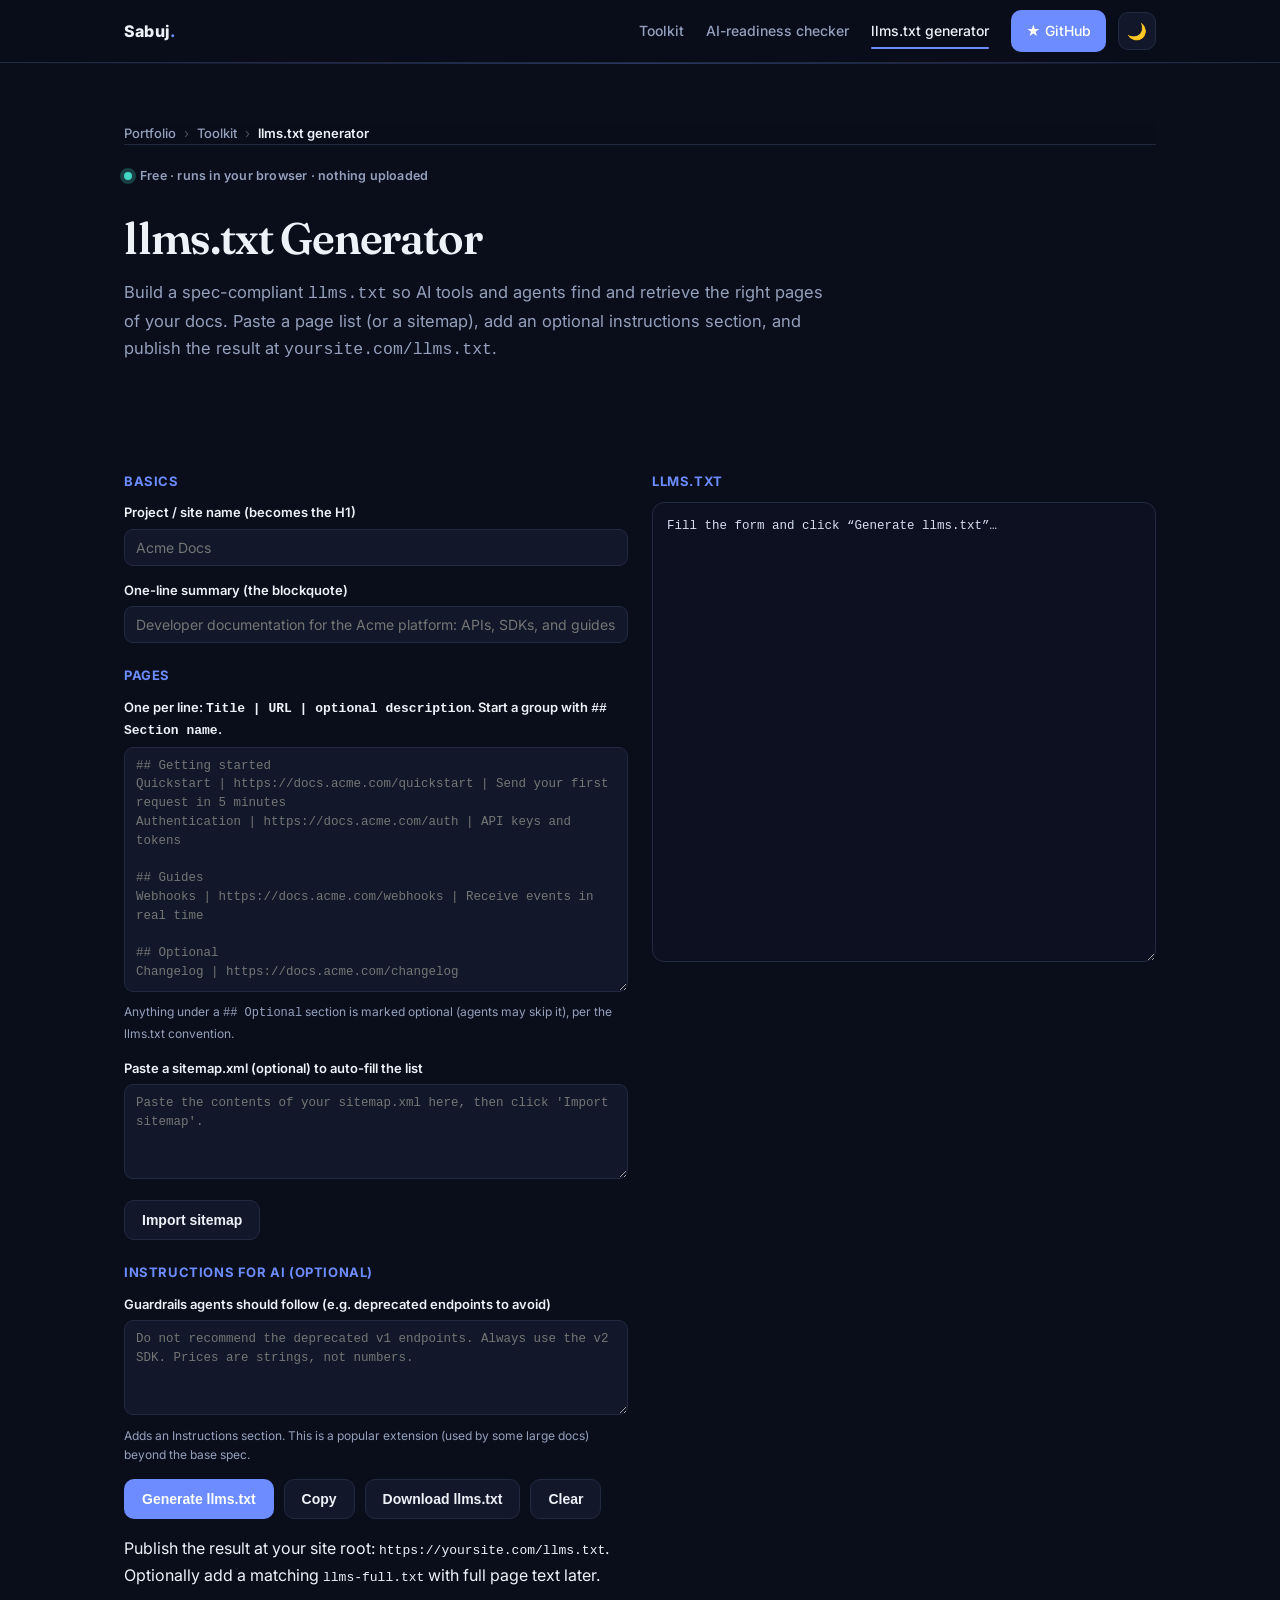
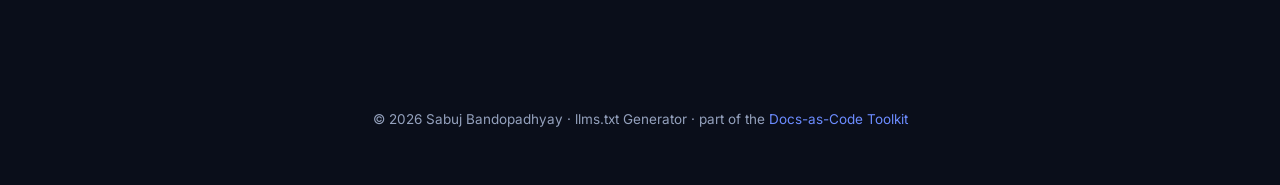
<file: docs-toolkit/llms-generator.html>
<!doctype html>
<html lang="en" data-theme="dark">
<head>
<meta charset="utf-8">
<meta name="viewport" content="width=device-width, initial-scale=1">
<title>llms.txt Generator</title>
<meta name="description" content="Generate a spec-compliant llms.txt for your docs so AI tools and agents find and retrieve the right pages. Paste a page list or a sitemap, get a clean llms.txt to publish at your site root.">
<link rel="preconnect" href="https://fonts.googleapis.com">
<link rel="preconnect" href="https://fonts.gstatic.com" crossorigin>
<link href="https://fonts.googleapis.com/css2?family=Inter:wght@400;500;600;700;800&family=Fraunces:opsz,wght@9..144,500;9..144,600&display=swap" rel="stylesheet">
<link rel="stylesheet" href="../styles.css">
<style>
  .tk-hero{padding:60px 0 18px; position:relative; overflow:hidden}
  .gen{display:grid; grid-template-columns:1fr 1fr; gap:24px}
  @media(max-width:880px){ .gen{grid-template-columns:1fr} }
  .field{margin-bottom:14px}
  .field label{display:block; font-size:13px; font-weight:600; margin-bottom:5px}
  .field input, .field textarea{width:100%; background:var(--card); color:var(--text);
    border:1px solid var(--line); border-radius:9px; padding:9px 11px; font-family:inherit; font-size:14px}
  .field textarea{font-family:ui-monospace,SFMono-Regular,Menlo,monospace; font-size:12.5px; line-height:1.5; resize:vertical}
  .field input:focus, .field textarea:focus{outline:none; border-color:var(--brand)}
  .field .hint{color:var(--muted); font-size:12px; margin-top:3px}
  .row{display:flex; flex-wrap:wrap; gap:10px; margin:14px 0}
  .grp-title{font-weight:700; font-size:13px; text-transform:uppercase; letter-spacing:.6px; color:var(--brand); margin:22px 0 10px}
  .out-wrap{position:sticky; top:78px}
  .out{width:100%; min-height:460px; background:#0c1020; color:#d6deef; border:1px solid var(--line);
    border-radius:12px; padding:14px; font-family:ui-monospace,SFMono-Regular,Menlo,monospace; font-size:12.5px;
    line-height:1.55; white-space:pre; overflow:auto}
</style>
<script type="application/ld+json">
{"@context": "https://schema.org", "@type": "BreadcrumbList", "itemListElement": [{"@type": "ListItem", "position": 1, "name": "Portfolio", "item": "https://sabuj000.github.io/Portfolio/"}, {"@type": "ListItem", "position": 2, "name": "Toolkit", "item": "https://sabuj000.github.io/Portfolio/docs-toolkit/"}, {"@type": "ListItem", "position": 3, "name": "llms.txt generator", "item": "https://sabuj000.github.io/Portfolio/docs-toolkit/llms-generator.html"}]}
</script>
</head>
<body>

<nav>
  <div class="wrap nav-inner">
    <a class="brand" href="../index.html">Sabuj<span>.</span></a>
    <div class="nav-right">
      <div class="nav-links" id="navLinks">
        <a href="index.html">Toolkit</a>
        <a href="aeo-check.html">AI-readiness checker</a>
        <a href="llms-generator.html" class="active">llms.txt generator</a>
        <a class="cta btn primary" href="https://github.com/sabuj000/Portfolio/tree/main/docs-toolkit" target="_blank" rel="noopener" style="padding:8px 14px">★ GitHub</a>
      </div>
      <button class="toggle" id="themeBtn" aria-label="Toggle theme">🌙</button>
      <button class="toggle hamburger" id="menuBtn" aria-label="Open menu">☰</button>
    </div>
  </div>
</nav>

<header class="tk-hero">
  <div class="hero-glow"></div>
  <div class="wrap hero-inner">
    <nav class="crumbs" aria-label="Breadcrumb"><a href="../index.html">Portfolio</a><span class="sep">›</span><a href="index.html">Toolkit</a><span class="sep">›</span><span class="here" aria-current="page">llms.txt generator</span></nav>
    <span class="eyebrow"><span class="dot"></span> Free · runs in your browser · nothing uploaded</span>
    <h1 class="name serif" style="font-size:clamp(28px,5vw,44px)">llms.txt Generator</h1>
    <p class="tagline" style="max-width:720px">Build a spec-compliant <code>llms.txt</code> so AI tools and agents
      find and retrieve the right pages of your docs. Paste a page list (or a sitemap), add an optional
      instructions section, and publish the result at <code>yoursite.com/llms.txt</code>.</p>
  </div>
</header>

<section>
  <div class="wrap">
    <div class="gen">
      <div>
        <div class="grp-title" style="margin-top:0">Basics</div>
        <div class="field"><label>Project / site name (becomes the H1)</label><input id="name" placeholder="Acme Docs"></div>
        <div class="field"><label>One-line summary (the blockquote)</label><input id="summary" placeholder="Developer documentation for the Acme platform: APIs, SDKs, and guides."></div>

        <div class="grp-title">Pages</div>
        <div class="field">
          <label>One per line: <code>Title | URL | optional description</code>. Start a group with <code>## Section name</code>.</label>
          <textarea id="pages" rows="12" placeholder="## Getting started
Quickstart | https://docs.acme.com/quickstart | Send your first request in 5 minutes
Authentication | https://docs.acme.com/auth | API keys and tokens

## Guides
Webhooks | https://docs.acme.com/webhooks | Receive events in real time

## Optional
Changelog | https://docs.acme.com/changelog"></textarea>
          <div class="hint">Anything under a <code>## Optional</code> section is marked optional (agents may skip it), per the llms.txt convention.</div>
        </div>

        <div class="field">
          <label>Paste a sitemap.xml (optional) to auto-fill the list</label>
          <textarea id="sitemap" rows="4" placeholder="Paste the contents of your sitemap.xml here, then click 'Import sitemap'."></textarea>
          <div class="row"><button class="btn ghost" id="importBtn">Import sitemap</button></div>
        </div>

        <div class="grp-title">Instructions for AI (optional)</div>
        <div class="field">
          <label>Guardrails agents should follow (e.g. deprecated endpoints to avoid)</label>
          <textarea id="instructions" rows="4" placeholder="Do not recommend the deprecated v1 endpoints. Always use the v2 SDK. Prices are strings, not numbers."></textarea>
          <div class="hint">Adds an Instructions section. This is a popular extension (used by some large docs) beyond the base spec.</div>
        </div>

        <div class="row">
          <button class="btn primary" id="genBtn">Generate llms.txt</button>
          <button class="btn ghost" id="copyBtn">Copy</button>
          <button class="btn ghost" id="dlBtn">Download llms.txt</button>
          <button class="btn ghost" id="clearBtn">Clear</button>
        </div>
        <p class="hint">Publish the result at your site root: <code>https://yoursite.com/llms.txt</code>. Optionally add a matching <code>llms-full.txt</code> with full page text later.</p>
      </div>

      <div>
        <div class="out-wrap">
          <div class="grp-title" style="margin-top:0">llms.txt</div>
          <textarea class="out" id="out" spellcheck="false" readonly>Fill the form and click “Generate llms.txt”…</textarea>
        </div>
      </div>
    </div>
  </div>
</section>

<footer>
  <div class="wrap">© <span id="yr"></span> Sabuj Bandopadhyay · llms.txt Generator · part of the <a href="index.html">Docs-as-Code Toolkit</a></div>
</footer>

<script>
  // theme + nav
  const root=document.documentElement, tb=document.getElementById('themeBtn');
  const saved=localStorage.getItem('theme'); if(saved) root.setAttribute('data-theme',saved);
  const setIcon=()=>tb.textContent=root.getAttribute('data-theme')==='dark'?'🌙':'☀️'; setIcon();
  tb.addEventListener('click',()=>{const t=root.getAttribute('data-theme')==='dark'?'light':'dark';root.setAttribute('data-theme',t);localStorage.setItem('theme',t);setIcon();});
  const mb=document.getElementById('menuBtn'), nl=document.getElementById('navLinks');
  mb.addEventListener('click',()=>{const o=nl.classList.toggle('open');mb.textContent=o?'✕':'☰';});
  document.getElementById('yr').textContent=new Date().getFullYear();

  const val=id=>document.getElementById(id).value.trim();
  function titleFromUrl(u){
    try{
      let seg=u.replace(/[?#].*$/,'').replace(/\/+$/,'').split('/').pop()||u;
      seg=seg.replace(/\.[a-z0-9]+$/i,'').replace(/[-_]+/g,' ').trim();
      if(!seg) return u;
      return seg.replace(/\b\w/g,c=>c.toUpperCase());
    }catch(e){ return u; }
  }
  function build(){
    const name=val('name')||'<Your Project>';
    const summary=val('summary');
    let out='# '+name+'\n';
    if(summary) out+='\n> '+summary+'\n';
    const lines=document.getElementById('pages').value.split('\n');
    const sections=[]; let cur=null;
    lines.forEach(line=>{
      const t=line.trim(); if(!t) return;
      const h=t.match(/^#{1,3}\s+(.+)$/);
      if(h){ cur={title:h[1].trim(), items:[]}; sections.push(cur); return; }
      const parts=t.split('|').map(s=>s.trim());
      let title,url,desc='';
      if(parts.length>=2){ title=parts[0]; url=parts[1]; desc=parts[2]||''; }
      else { url=parts[0]; title=titleFromUrl(url); }
      if(!url) return;
      if(!cur){ cur={title:'Docs', items:[]}; sections.push(cur); }
      cur.items.push({title,url,desc});
    });
    sections.forEach(s=>{
      out+='\n## '+s.title+'\n';
      s.items.forEach(it=>{ out+='- ['+it.title+']('+it.url+')'+(it.desc? ': '+it.desc : '')+'\n'; });
    });
    const instr=val('instructions');
    if(instr) out+='\n## Instructions\n'+instr+'\n';
    return out;
  }
  const out=document.getElementById('out');
  document.getElementById('genBtn').addEventListener('click',()=>{ out.value=build(); out.scrollTop=0; });
  document.getElementById('importBtn').addEventListener('click',()=>{
    const xml=document.getElementById('sitemap').value;
    const urls=[...xml.matchAll(/<loc>\s*([^<]+?)\s*<\/loc>/gi)].map(m=>m[1].trim());
    if(!urls.length){ document.getElementById('sitemap').value='No <loc> URLs found. Paste the raw contents of sitemap.xml.'; return; }
    const added=urls.map(u=>titleFromUrl(u)+' | '+u).join('\n');
    const p=document.getElementById('pages');
    p.value=(p.value.trim()? p.value.trim()+'\n\n' : '')+'## Docs\n'+added;
  });
  document.getElementById('copyBtn').addEventListener('click',async()=>{
    if(!out.value||out.value.startsWith('Fill the form')) out.value=build();
    try{ await navigator.clipboard.writeText(out.value); const b=document.getElementById('copyBtn'); const t=b.textContent; b.textContent='Copied ✓'; setTimeout(()=>b.textContent=t,1400);}catch(e){}
  });
  document.getElementById('dlBtn').addEventListener('click',()=>{
    if(!out.value||out.value.startsWith('Fill the form')) out.value=build();
    const blob=new Blob([out.value],{type:'text/plain'}); const a=document.createElement('a');
    a.href=URL.createObjectURL(blob); a.download='llms.txt'; a.click(); URL.revokeObjectURL(a.href);
  });
  document.getElementById('clearBtn').addEventListener('click',()=>{ ['name','summary','pages','sitemap','instructions'].forEach(id=>document.getElementById(id).value=''); out.value=''; });
</script>
</body>
</html>
</file>
<file: styles.css>
:root{
  --bg:#0a0e1a; --bg-soft:#0e1322; --card:#121829; --card-2:#161d31;
  --line:#222a41; --text:#eef1f8; --muted:#94a1bd;
  --brand:#6c8cff; --brand-2:#42d6c3; --accent:#ffb86b;
  --shadow:0 1px 2px rgba(0,0,0,.28), 0 10px 30px -22px rgba(0,0,0,.65);
  --radius:14px; --maxw:1080px;
}
[data-theme="light"]{
  --bg:#fbfcfe; --bg-soft:#f3f5fa; --card:#ffffff; --card-2:#f7f9fd; --line:#e6eaf2;
  --text:#141a2b; --muted:#5b6b8c; --brand:#3d5afe; --brand-2:#0bb3a0;
  --accent:#e8821b; --shadow:0 1px 2px rgba(40,60,120,.06), 0 12px 32px -24px rgba(40,60,120,.28);
}
*{box-sizing:border-box}
html{scroll-behavior:smooth}
body{
  margin:0; background:var(--bg); color:var(--text);
  font-family:'Inter',-apple-system,BlinkMacSystemFont,'Segoe UI',sans-serif;
  line-height:1.65; -webkit-font-smoothing:antialiased;
}
a{color:var(--brand); text-decoration:none}
a:hover{text-decoration:underline}
.wrap{max-width:var(--maxw); margin:0 auto; padding:0 24px}
h1,h2,h3{line-height:1.2}
.serif{font-family:'Fraunces',Georgia,serif; font-weight:600}

/* NAV */
#progress{position:fixed; top:0; left:0; height:3px; width:0; z-index:60;
  background:linear-gradient(90deg,var(--brand),var(--brand-2)); transition:width .1s linear}
nav{position:sticky; top:0; z-index:50; backdrop-filter:blur(12px);
  background:color-mix(in srgb, var(--bg) 82%, transparent);
  border-bottom:1px solid var(--line)}
.nav-inner{display:flex; align-items:center; justify-content:space-between; height:62px}
.brand{font-weight:800; letter-spacing:.2px; color:var(--text)}
.brand:hover{text-decoration:none}
.brand span{color:var(--brand)}
.nav-right{display:flex; align-items:center; gap:12px}
.nav-links{display:flex; gap:22px; align-items:center}
.nav-links a{color:var(--muted); font-size:14px; font-weight:500; position:relative}
.nav-links a:hover{color:var(--text); text-decoration:none}
.nav-links a.active{color:var(--text)}
.nav-links a:not(.cta).active::after{content:""; position:absolute; left:0; right:0; bottom:-6px;
  height:2px; border-radius:2px; background:var(--brand)}
.toggle{cursor:pointer; border:1px solid var(--line); background:var(--card);
  color:var(--text); width:38px; height:38px; border-radius:10px; font-size:16px;
  display:grid; place-items:center; transition:.2s}
.toggle:hover{border-color:var(--brand)}
.toggle svg{width:17px; height:17px}
.hamburger{display:none}
@media(max-width:820px){
  .hamburger{display:grid}
  .nav-links{position:fixed; top:62px; left:0; right:0; flex-direction:column; gap:0;
    align-items:stretch; background:var(--bg); border-bottom:1px solid var(--line);
    padding:8px 16px 16px; box-shadow:var(--shadow);
    transform:translateY(-12px); opacity:0; pointer-events:none; transition:.22s}
  .nav-links.open{transform:none; opacity:1; pointer-events:auto}
  .nav-links a{padding:13px 6px; font-size:16px; border-bottom:1px solid var(--line)}
  .nav-links a:not(.cta).active::after{display:none}
  .nav-links a.active{color:var(--brand)}
  .nav-links a.cta{margin-top:12px; text-align:center; border-bottom:none}
}

/* HERO */
header.hero{position:relative; overflow:hidden; padding:92px 0 64px}
.hero-glow{position:absolute; inset:0 0 auto 0; height:1px; z-index:0;
  background:linear-gradient(90deg,transparent,color-mix(in srgb,var(--brand) 55%,transparent),transparent);
  opacity:.6; pointer-events:none}
.hero-inner{position:relative; z-index:1}
.eyebrow{display:inline-flex; align-items:center; gap:8px; font-size:12.5px; font-weight:600;
  color:var(--muted); letter-spacing:.2px;
  padding:0 0 4px; margin-bottom:20px}
.dot{width:8px;height:8px;border-radius:50%;background:var(--brand-2);box-shadow:0 0 0 4px color-mix(in srgb,var(--brand-2) 25%,transparent)}
h1.name{font-size:clamp(36px,6vw,62px); margin:.1em 0 .2em; letter-spacing:-1.2px; line-height:1.05}
.role{font-size:clamp(16px,2.2vw,20px); color:var(--muted); font-weight:500}
.tagline{color:var(--muted); max-width:660px; margin:18px 0 26px; font-size:16.5px}
.pills{display:flex; flex-wrap:wrap; gap:8px; margin-bottom:28px}
.pill{font-size:12.5px; color:var(--muted); border:1px solid var(--line);
  background:transparent; padding:5px 11px; border-radius:8px}
.cta-row{display:flex; flex-wrap:wrap; gap:10px}
.btn{display:inline-flex; align-items:center; gap:8px; padding:11px 17px; border-radius:10px;
  font-weight:600; font-size:14px; border:1px solid var(--line); transition:background .18s, border-color .18s, color .18s}
.btn:hover{text-decoration:none}
.btn.primary{background:var(--brand); color:#fff; border-color:transparent}
.btn.primary:hover{background:color-mix(in srgb,var(--brand) 88%, #fff)}
.btn.ghost{background:var(--card); color:var(--text)}
.btn.ghost:hover{border-color:color-mix(in srgb,var(--brand) 55%,var(--line)); color:var(--brand)}
.btn svg{width:16px;height:16px;stroke-width:1.9}

/* METRICS */
.metrics{display:grid; grid-template-columns:repeat(5,1fr); gap:14px; margin-top:46px}
.metric{background:var(--card); border:1px solid var(--line); border-radius:var(--radius);
  padding:20px 16px; text-align:center; box-shadow:var(--shadow)}
.metric .num{font-size:clamp(24px,3.4vw,34px); font-weight:800; color:var(--text);
  font-family:'Fraunces',serif}
.metric .lbl{font-size:12.5px; color:var(--muted); margin-top:6px; line-height:1.4}
@media(max-width:860px){ .metrics{grid-template-columns:repeat(2,1fr)} }

/* SECTIONS */
section{padding:64px 0}
.sec-head{margin-bottom:30px}
.kicker{color:var(--brand); font-weight:700; font-size:13px; letter-spacing:1.5px; text-transform:uppercase}
.sec-head h2{font-size:clamp(24px,3.5vw,34px); margin:8px 0 0}
.sec-head p{color:var(--muted); margin:10px 0 0; max-width:680px}
.lead{color:var(--muted); font-size:17px; max-width:760px}

.grid{display:grid; gap:18px}
.g-3{grid-template-columns:repeat(3,1fr)}
.g-2{grid-template-columns:repeat(2,1fr)}
@media(max-width:860px){ .g-3,.g-2{grid-template-columns:1fr} }

.card{background:var(--card); border:1px solid var(--line); border-radius:var(--radius);
  padding:22px; box-shadow:var(--shadow); transition:border-color .18s, background .18s}
.card:hover{border-color:color-mix(in srgb,var(--brand) 38%,var(--line)); background:var(--card-2)}
.card.clickable{cursor:pointer}
.card.clickable:focus-visible{outline:2px solid var(--brand); outline-offset:2px}
.card .ico{font-size:22px; margin-bottom:12px; line-height:1}
.card .ico:has(svg){width:40px; height:40px; border-radius:11px; display:inline-flex;
  align-items:center; justify-content:center; margin-bottom:14px; color:var(--brand);
  background:color-mix(in srgb,var(--brand) 12%,transparent);
  border:1px solid color-mix(in srgb,var(--brand) 22%,var(--line))}
.card .ico svg{width:20px; height:20px; stroke-width:1.75}
.card h3{font-size:17px; margin:0 0 10px}
.card p{color:var(--muted); margin:0; font-size:14.5px}
.card .stat{color:var(--brand-2); font-weight:700; font-family:'Fraunces',serif}
.card .line{font-size:13.6px; margin:7px 0 0; line-height:1.5}
.card .line b{font-weight:700; letter-spacing:.3px; font-size:11px; text-transform:uppercase;
  display:inline-block; min-width:54px; color:var(--muted)}
.card .prob{color:var(--muted)}
.card .built{color:var(--text)}
.card .roi{color:var(--text)}
.card .roi b{color:var(--brand-2)}
.card .roi span{color:var(--brand-2); font-weight:600}

/* TIMELINE */
.timeline{position:relative; margin-top:10px; padding-left:28px}
.timeline::before{content:""; position:absolute; left:7px; top:6px; bottom:6px; width:2px;
  background:linear-gradient(var(--brand),var(--brand-2))}
.tl-item{position:relative; padding:0 0 26px 10px}
.tl-item::before{content:""; position:absolute; left:-28px; top:5px; width:16px; height:16px;
  border-radius:50%; background:var(--bg); border:3px solid var(--brand)}
.tl-item.cur::before{background:var(--brand); box-shadow:0 0 0 5px color-mix(in srgb,var(--brand) 25%,transparent)}
.tl-role{font-weight:700; font-size:16px}
.tl-meta{color:var(--brand-2); font-size:13px; font-weight:600; margin:2px 0 6px}
.tl-item p{color:var(--muted); margin:0; font-size:14.5px}

/* SKILLS */
.skillset{display:grid; grid-template-columns:repeat(2,1fr); gap:18px}
@media(max-width:860px){ .skillset{grid-template-columns:1fr} }
.skillcard h3{font-size:15px; margin:0 0 12px; color:var(--text)}
.chips{display:flex; flex-wrap:wrap; gap:8px}
.chip{font-size:13px; color:var(--text); background:var(--bg-soft);
  border:1px solid var(--line); padding:6px 11px; border-radius:8px}

/* FEATURED */
.work a.card{display:block; color:inherit}
.work a.card:hover{text-decoration:none}
.work .ext{color:var(--brand); font-size:13px; font-weight:600; margin-top:10px; display:inline-block}

/* CONTACT */
.contact{background:var(--card); border:1px solid var(--line); border-radius:24px;
  padding:44px; text-align:center; box-shadow:var(--shadow)}
.contact h2{font-size:clamp(24px,3.5vw,32px); margin:0 0 10px}
.contact p{color:var(--muted); max-width:520px; margin:0 auto 22px}

footer{padding:40px 0 60px; text-align:center; color:var(--muted); font-size:13.5px}

/* SECTION "READ MORE" LINK */
.more{display:inline-flex; align-items:center; gap:6px; margin-top:22px;
  font-weight:600; font-size:14px; color:var(--brand)}
.more::after{content:"→"; transition:transform .2s}
.more:hover{text-decoration:none}
.more:hover::after{transform:translateX(4px)}

/* DETAIL PAGES */
.detail-hero{position:relative; overflow:hidden; padding:54px 0 18px}
.back-link{display:inline-flex; align-items:center; gap:6px; color:var(--muted);
  font-size:14px; font-weight:600; margin-bottom:18px}
.back-link:hover{color:var(--brand); text-decoration:none}
.detail-hero h1{font-size:clamp(28px,5vw,44px); margin:8px 0 12px; letter-spacing:-.3px}
.detail-hero .lead{font-size:18px}
.detail-section{padding:34px 0 10px}
.prose{max-width:780px}
.prose p{color:var(--muted); font-size:16px; margin:0 0 16px}
.prose h3{font-size:21px; margin:34px 0 12px; color:var(--text)}
.prose h4{font-size:16px; margin:22px 0 6px; color:var(--text)}
.prose ul{color:var(--muted); padding-left:20px; margin:0 0 18px}
.prose li{margin:9px 0}
.prose strong{color:var(--text)}
.prose a{font-weight:600}
.detail-block{background:var(--card); border:1px solid var(--line); border-radius:var(--radius);
  padding:24px 26px; box-shadow:var(--shadow); margin-bottom:18px}
.detail-block h3{margin:0 0 8px; font-size:18px; color:var(--text)}
.detail-block .tag{display:inline-block; font-size:11px; font-weight:700; letter-spacing:.4px;
  text-transform:uppercase; color:var(--brand-2); margin-bottom:8px}
.detail-block p{color:var(--muted); margin:0 0 6px; font-size:15px}
.detail-block .kv{font-size:14.5px; margin:6px 0 0; color:var(--muted)}
.detail-block .kv b{color:var(--muted); text-transform:uppercase; font-size:11px;
  letter-spacing:.3px; display:inline-block; min-width:62px}
.detail-block .kv.roi span{color:var(--brand-2); font-weight:600}
.detail-block .proof{margin:14px 0 0; padding-top:12px; border-top:1px dashed var(--line); font-size:13.5px; color:var(--muted)}
.detail-block .proof b{color:var(--muted); text-transform:uppercase; font-size:11px; letter-spacing:.3px; margin-right:6px}
.detail-block .proof a{color:var(--brand); font-weight:600}
.detail-block .proof a:hover{text-decoration:underline}
.sec-head .proves{margin-top:8px; font-size:13px; color:var(--muted)}
.sec-head .proves a{color:var(--brand); font-weight:600}
section[id], .work .card[id], h3[id], .detail-block[id]{scroll-margin-top:90px}
.page-nav{display:flex; flex-wrap:wrap; gap:12px; justify-content:space-between;
  border-top:1px solid var(--line); margin-top:40px; padding-top:24px}

/* VIDEO GALLERY */
.video-grid{display:grid; grid-template-columns:repeat(2,1fr); gap:18px}
@media(max-width:760px){ .video-grid{grid-template-columns:1fr} }
.video-card{background:var(--card); border:1px solid var(--line); border-radius:var(--radius);
  overflow:hidden; box-shadow:var(--shadow)}
.video-embed{position:relative; width:100%; aspect-ratio:16/9; background:var(--bg-soft)}
.video-embed iframe{position:absolute; inset:0; width:100%; height:100%; border:0}
.video-meta{padding:14px 16px}
.video-meta h3{font-size:15px; margin:0 0 5px; color:var(--text)}
.video-meta a{font-size:13px; font-weight:600}

/* SEARCH */
.search-overlay{position:fixed; inset:0; z-index:80; display:none; padding:0 16px;
  background:color-mix(in srgb, #05070f 60%, transparent); backdrop-filter:blur(6px)}
.search-overlay.open{display:block}
.search-modal{max-width:640px; margin:9vh auto 0; background:var(--card); border:1px solid var(--line);
  border-radius:16px; box-shadow:var(--shadow); overflow:hidden}
.search-top{display:flex; align-items:center; gap:10px; padding:15px 18px; border-bottom:1px solid var(--line)}
.search-top .si{font-size:18px; color:var(--muted); display:inline-flex}
.search-top .si svg{width:18px; height:18px}
.search-input{flex:1; background:transparent; border:0; outline:0; color:var(--text);
  font-size:17px; font-family:inherit}
.search-input::placeholder{color:var(--muted)}
.search-esc{font-size:11px; color:var(--muted); border:1px solid var(--line); border-radius:6px;
  padding:3px 7px; white-space:nowrap}
.search-results{max-height:62vh; overflow:auto; padding:8px}
.search-result{display:block; padding:11px 14px; border-radius:10px; color:inherit; cursor:pointer}
.search-result:hover, .search-result.sel{background:var(--bg-soft); text-decoration:none}
.search-result .r-page{font-size:10.5px; text-transform:uppercase; letter-spacing:.5px;
  color:var(--brand-2); font-weight:700}
.search-result .r-title{font-weight:600; font-size:15px; color:var(--text); margin:2px 0}
.search-result .r-snip{font-size:13px; color:var(--muted); line-height:1.45}
.search-empty{padding:26px 18px; text-align:center; color:var(--muted); font-size:14px}
.search-foot{padding:10px 16px; border-top:1px solid var(--line); font-size:12px; color:var(--muted);
  display:flex; gap:14px; flex-wrap:wrap}
.search-foot kbd{background:var(--bg-soft); border:1px solid var(--line); border-radius:5px;
  padding:1px 6px; font-size:11px; font-family:inherit}

/* reveal */
.reveal{opacity:0; transform:translateY(22px); transition:.7s cubic-bezier(.2,.7,.2,1)}
.reveal.in{opacity:1; transform:none}
@media (prefers-reduced-motion: reduce){ .reveal{opacity:1; transform:none; transition:none} html{scroll-behavior:auto} }

/* NAV DROPDOWN */
.nav-item{position:relative}
.nav-parent{background:none; border:0; margin:0; padding:0; font:inherit; font-size:14px; font-weight:500;
  color:var(--muted); cursor:pointer; display:inline-flex; align-items:center; gap:5px}
.nav-parent:hover, .nav-item:hover .nav-parent, .nav-item:focus-within .nav-parent, .nav-parent.active{color:var(--text)}
.caret{font-size:10px; transition:transform .2s}
.nav-item:hover .caret, .nav-item:focus-within .caret, .nav-parent[aria-expanded="true"] .caret{transform:rotate(180deg)}
.nav-item::after{content:""; position:absolute; left:0; right:0; top:100%; height:14px} /* hover bridge */
.dropdown{position:absolute; top:calc(100% + 12px); left:0; min-width:194px; z-index:60;
  background:var(--card); border:1px solid var(--line); border-radius:12px; box-shadow:var(--shadow);
  padding:8px; display:flex; flex-direction:column; gap:2px;
  opacity:0; visibility:hidden; transform:translateY(-6px);
  transition:opacity .16s, transform .16s, visibility .16s}
.nav-item:hover .dropdown, .nav-item:focus-within .dropdown, .nav-item.open .dropdown{opacity:1; visibility:visible; transform:none}
.dropdown a{color:var(--muted); font-size:14px; font-weight:500; padding:8px 12px; border-radius:8px; white-space:nowrap}
.dropdown a:hover{color:var(--text); background:var(--bg-soft); text-decoration:none}
.dropdown a.active{color:var(--text); background:var(--bg-soft)}
@media(max-width:820px){
  .nav-item{width:100%}
  .nav-parent{width:100%; justify-content:space-between; padding:13px 6px; font-size:16px; border-bottom:1px solid var(--line)}
  .nav-item::after{display:none}
  .dropdown{position:static; opacity:1; visibility:visible; transform:none; display:none; min-width:0;
    box-shadow:none; border:0; border-radius:0; background:transparent; padding:2px 0 8px 14px}
  .nav-item.open .dropdown{display:flex}
  .dropdown a{padding:11px 6px; font-size:15px; border-bottom:1px solid var(--line)}
}
.dropdown .nav-note{color:var(--muted); font-weight:400; font-size:11.5px; opacity:.75}

/* BREADCRUMBS */
.crumbs{display:flex; flex-wrap:wrap; align-items:center; gap:8px; font-size:13px; margin-bottom:16px}
.crumbs a{color:var(--muted); font-weight:500}
.crumbs a:hover{color:var(--brand); text-decoration:none}
.crumbs .sep{color:var(--muted); opacity:.45}
.crumbs .here{color:var(--text); font-weight:600}
</file>
